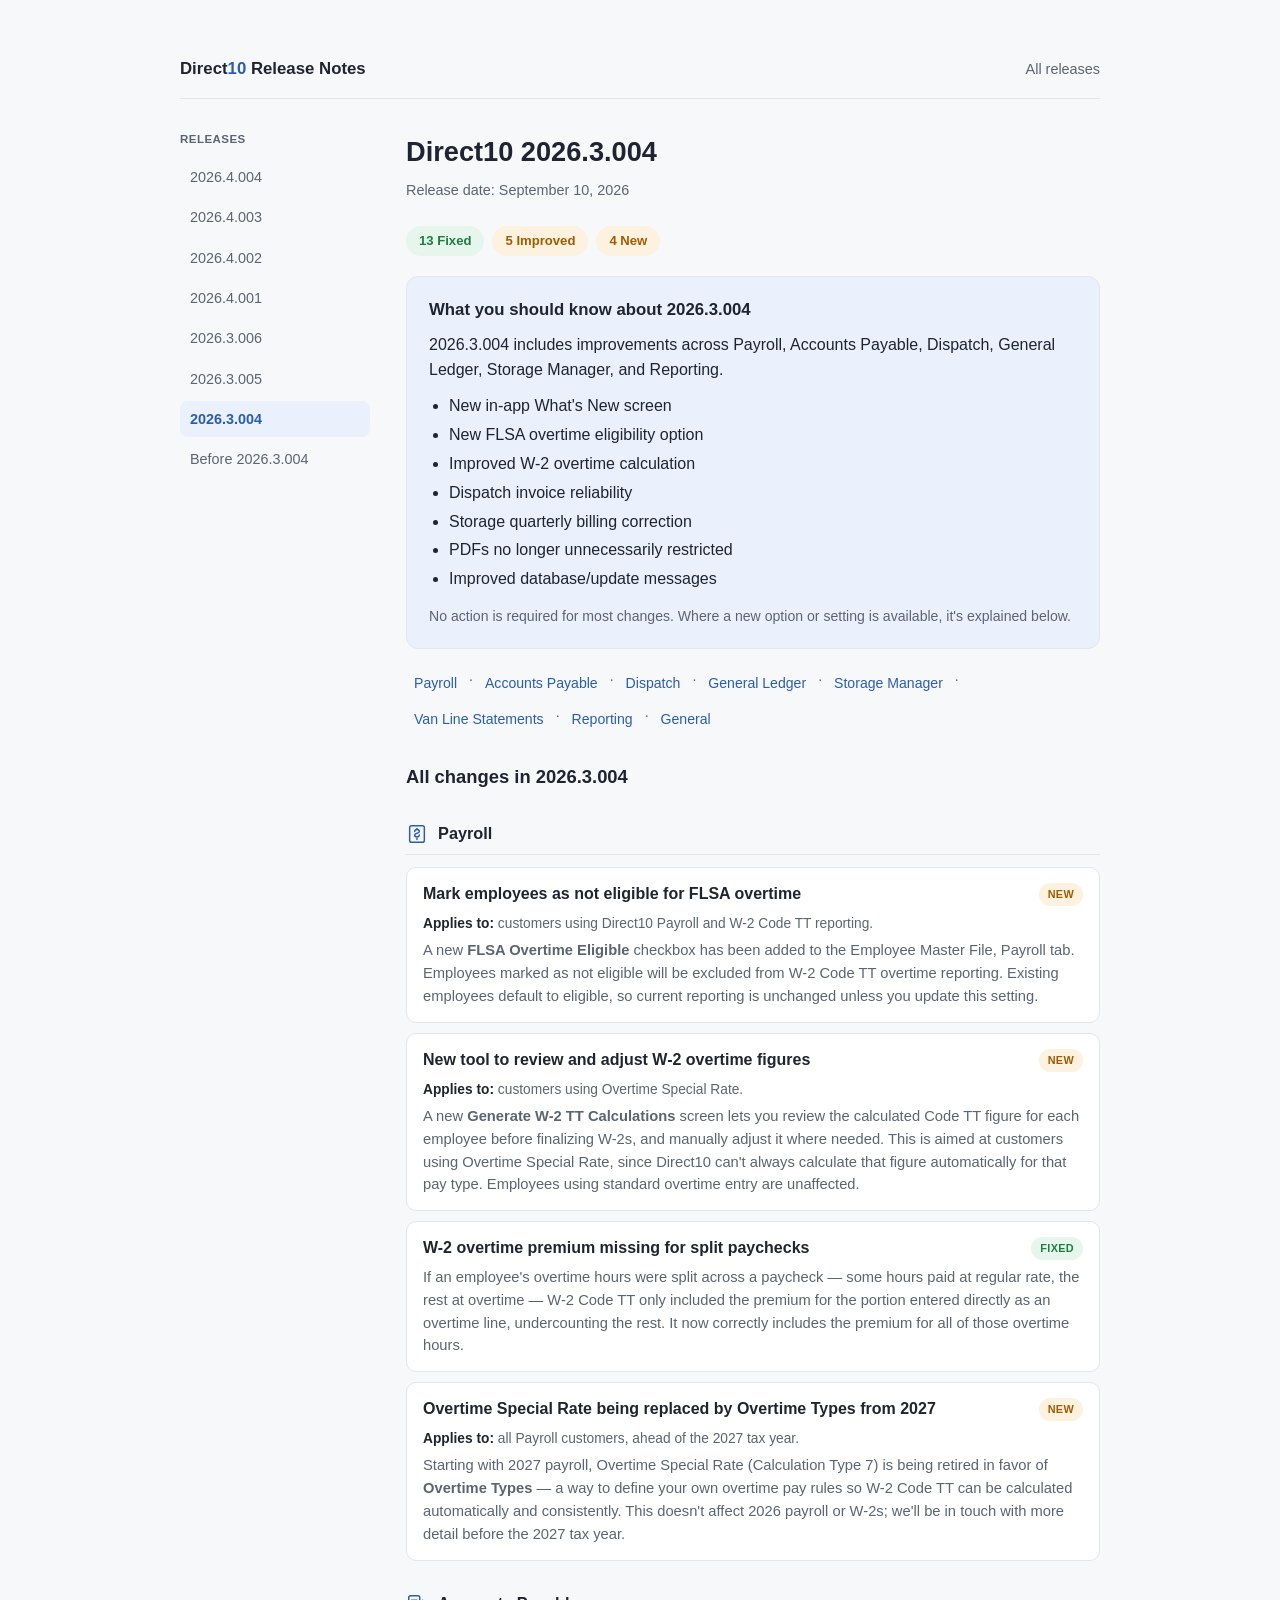
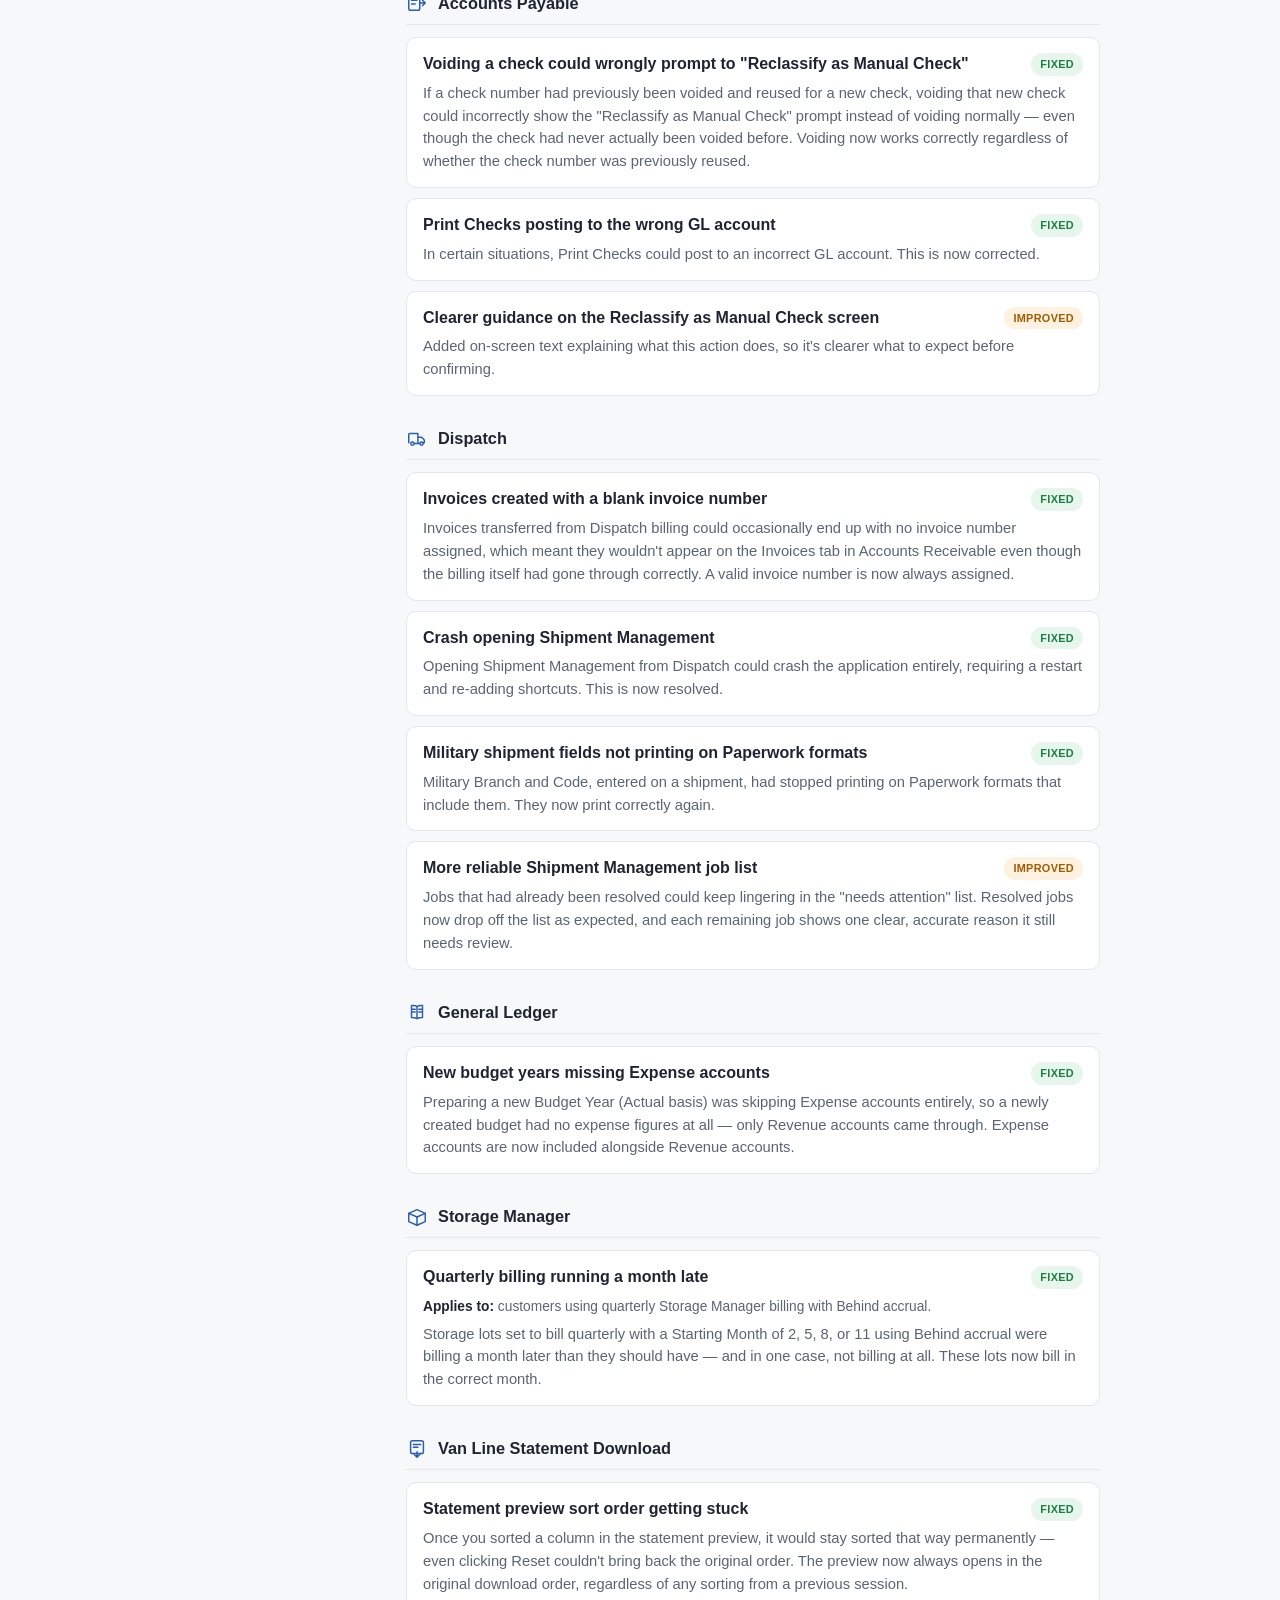
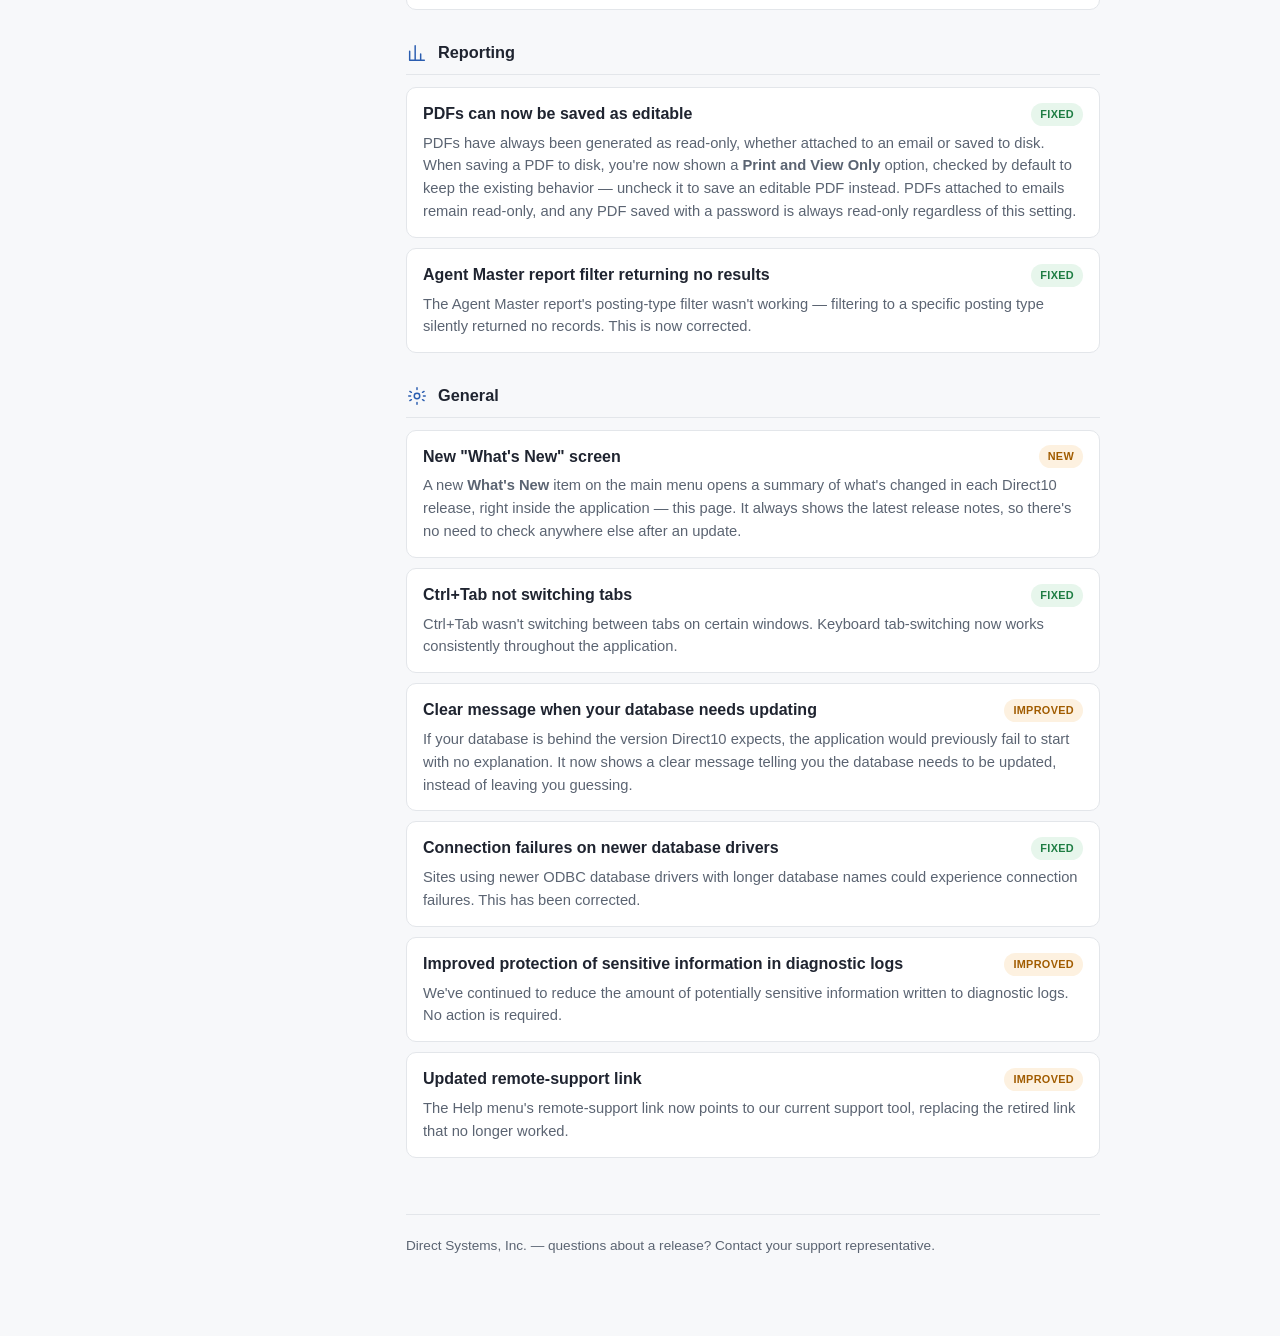
<file: releases/2026.3.004.html>
<!doctype html>
<html lang="en">
<head>
  <meta charset="utf-8">
  <meta name="viewport" content="width=device-width, initial-scale=1">
  <title>Direct10 2026.3.004 Release Notes</title>
  <link rel="stylesheet" href="../style.css">
</head>
<body>
  <div class="wrap with-sidebar">
    <header class="site">
      <a class="brand" href="../index.html">Direct<span>10</span> Release Notes</a>
      <nav><a href="../index.html">All releases</a></nav>
    </header>

    <div class="layout">
      <aside class="sidebar">
        <h3>Releases</h3>
        <ul>
          <li><a href="2026.4.004.html">2026.4.004</a></li>
          <li><a href="2026.4.003.html">2026.4.003</a></li>
          <li><a href="2026.4.002.html">2026.4.002</a></li>
          <li><a href="2026.4.001.html">2026.4.001</a></li>
          <li><a href="2026.3.006.html">2026.3.006</a></li>
          <li><a href="2026.3.005.html">2026.3.005</a></li>
          <li><a href="2026.3.004.html" class="current">2026.3.004</a></li>
          <li><a href="before-2026.3.004.html">Before 2026.3.004</a></li>
        </ul>
      </aside>

      <div class="main-content">

    <div class="version-panel">
      <div class="version-name">Direct10 2026.3.004</div>
      <div class="version-status"><span class="version-date">Release date: September 10, 2026</span></div>
    </div>

    <div class="summary-pills">
      <span class="pill fixed">13 Fixed</span>
      <span class="pill improved">5 Improved</span>
      <span class="pill improved">4 New</span>
    </div>

    <div class="highlights">
      <h2>What you should know about 2026.3.004</h2>
      <p>2026.3.004 includes improvements across Payroll, Accounts Payable, Dispatch, General Ledger, Storage Manager, and Reporting.</p>
      <ul>
        <li>New in-app What's New screen</li>
        <li>New FLSA overtime eligibility option</li>
        <li>Improved W-2 overtime calculation</li>
        <li>Dispatch invoice reliability</li>
        <li>Storage quarterly billing correction</li>
        <li>PDFs no longer unnecessarily restricted</li>
        <li>Improved database/update messages</li>
      </ul>
      <p class="note">No action is required for most changes. Where a new option or setting is available, it's explained below.</p>
    </div>

    <nav class="section-nav">
      <a href="#payroll">Payroll</a><span class="sep">·</span>
      <a href="#accounts-payable">Accounts Payable</a><span class="sep">·</span>
      <a href="#dispatch">Dispatch</a><span class="sep">·</span>
      <a href="#general-ledger">General Ledger</a><span class="sep">·</span>
      <a href="#storage-manager">Storage Manager</a><span class="sep">·</span>
      <a href="#van-line-statement-download">Van Line Statements</a><span class="sep">·</span>
      <a href="#reporting">Reporting</a><span class="sep">·</span>
      <a href="#general">General</a>
    </nav>

    <h2 class="all-changes-heading">All changes in 2026.3.004</h2>

    <section class="group" id="payroll">
      <h2>
        <svg viewBox="0 0 24 24" fill="none" stroke="currentColor" stroke-width="1.6" stroke-linecap="round" stroke-linejoin="round"><rect x="4" y="3" width="16" height="18" rx="2"/><path d="M9.5 9.2c0-1.1 1.1-2 2.5-2s2.5.9 2.5 2-1.1 1.7-2.5 2-2.5.9-2.5 2 1.1 2 2.5 2 2.5-.9 2.5-2"/><path d="M12 6v1.2M12 16.8V18"/></svg>
        Payroll
      </h2>
      <ul class="items">
        <li>
          <p class="headline">Mark employees as not eligible for FLSA overtime <span class="tag improved">New</span></p>
          <p class="applies-to"><strong>Applies to:</strong> customers using Direct10 Payroll and W-2 Code TT reporting.</p>
          <p class="detail">A new <strong>FLSA Overtime Eligible</strong> checkbox has been added to the Employee Master File, Payroll tab. Employees marked as not eligible will be excluded from W-2 Code TT overtime reporting. Existing employees default to eligible, so current reporting is unchanged unless you update this setting.</p>
        </li>
        <li>
          <p class="headline">New tool to review and adjust W-2 overtime figures <span class="tag improved">New</span></p>
          <p class="applies-to"><strong>Applies to:</strong> customers using Overtime Special Rate.</p>
          <p class="detail">A new <strong>Generate W-2 TT Calculations</strong> screen lets you review the calculated Code TT figure for each employee before finalizing W-2s, and manually adjust it where needed. This is aimed at customers using Overtime Special Rate, since Direct10 can't always calculate that figure automatically for that pay type. Employees using standard overtime entry are unaffected.</p>
        </li>
        <li>
          <p class="headline">W-2 overtime premium missing for split paychecks <span class="tag fixed">Fixed</span></p>
          <p class="detail">If an employee's overtime hours were split across a paycheck &mdash; some hours paid at regular rate, the rest at overtime &mdash; W-2 Code TT only included the premium for the portion entered directly as an overtime line, undercounting the rest. It now correctly includes the premium for all of those overtime hours.</p>
        </li>
        <li>
          <p class="headline">Overtime Special Rate being replaced by Overtime Types from 2027 <span class="tag improved">New</span></p>
          <p class="applies-to"><strong>Applies to:</strong> all Payroll customers, ahead of the 2027 tax year.</p>
          <p class="detail">Starting with 2027 payroll, Overtime Special Rate (Calculation Type 7) is being retired in favor of <strong>Overtime Types</strong> &mdash; a way to define your own overtime pay rules so W-2 Code TT can be calculated automatically and consistently. This doesn't affect 2026 payroll or W-2s; we'll be in touch with more detail before the 2027 tax year.</p>
        </li>
      </ul>
    </section>

    <section class="group" id="accounts-payable">
      <h2>
        <svg viewBox="0 0 24 24" fill="none" stroke="currentColor" stroke-width="1.6" stroke-linecap="round" stroke-linejoin="round"><rect x="3" y="4" width="12" height="16" rx="2"/><path d="M6 9h6M6 13h4"/><path d="M15 12h6m0 0-3-3m3 3-3 3"/></svg>
        Accounts Payable
      </h2>
      <ul class="items">
        <li>
          <p class="headline">Voiding a check could wrongly prompt to "Reclassify as Manual Check" <span class="tag fixed">Fixed</span></p>
          <p class="detail">If a check number had previously been voided and reused for a new check, voiding that new check could incorrectly show the "Reclassify as Manual Check" prompt instead of voiding normally &mdash; even though the check had never actually been voided before. Voiding now works correctly regardless of whether the check number was previously reused.</p>
        </li>
        <li>
          <p class="headline">Print Checks posting to the wrong GL account <span class="tag fixed">Fixed</span></p>
          <p class="detail">In certain situations, Print Checks could post to an incorrect GL account. This is now corrected.</p>
        </li>
        <li>
          <p class="headline">Clearer guidance on the Reclassify as Manual Check screen <span class="tag improved">Improved</span></p>
          <p class="detail">Added on-screen text explaining what this action does, so it's clearer what to expect before confirming.</p>
        </li>
      </ul>
    </section>

    <section class="group" id="dispatch">
      <h2>
        <svg viewBox="0 0 24 24" fill="none" stroke="currentColor" stroke-width="1.6" stroke-linecap="round" stroke-linejoin="round"><path d="M3 16V7a1 1 0 0 1 1-1h9v10"/><path d="M13 10h4l3 3v3h-2"/><circle cx="7" cy="17" r="1.8"/><circle cx="17" cy="17" r="1.8"/><path d="M9 17h6"/></svg>
        Dispatch
      </h2>
      <ul class="items">
        <li>
          <p class="headline">Invoices created with a blank invoice number <span class="tag fixed">Fixed</span></p>
          <p class="detail">Invoices transferred from Dispatch billing could occasionally end up with no invoice number assigned, which meant they wouldn't appear on the Invoices tab in Accounts Receivable even though the billing itself had gone through correctly. A valid invoice number is now always assigned.</p>
        </li>
        <li>
          <p class="headline">Crash opening Shipment Management <span class="tag fixed">Fixed</span></p>
          <p class="detail">Opening Shipment Management from Dispatch could crash the application entirely, requiring a restart and re-adding shortcuts. This is now resolved.</p>
        </li>
        <li>
          <p class="headline">Military shipment fields not printing on Paperwork formats <span class="tag fixed">Fixed</span></p>
          <p class="detail">Military Branch and Code, entered on a shipment, had stopped printing on Paperwork formats that include them. They now print correctly again.</p>
        </li>
        <li>
          <p class="headline">More reliable Shipment Management job list <span class="tag improved">Improved</span></p>
          <p class="detail">Jobs that had already been resolved could keep lingering in the "needs attention" list. Resolved jobs now drop off the list as expected, and each remaining job shows one clear, accurate reason it still needs review.</p>
        </li>
      </ul>
    </section>

    <section class="group" id="general-ledger">
      <h2>
        <svg viewBox="0 0 24 24" fill="none" stroke="currentColor" stroke-width="1.6" stroke-linecap="round" stroke-linejoin="round"><path d="M12 6c-1.5-1-4-1.3-6-1v13c2 0 4.5.3 6 1.3 1.5-1 4-1.3 6-1.3V5c-2-.3-4.5 0-6 1Z"/><path d="M12 6v13"/><path d="M7 9h3M7 12h3M14 9h3M14 12h3"/></svg>
        General Ledger
      </h2>
      <ul class="items">
        <li>
          <p class="headline">New budget years missing Expense accounts <span class="tag fixed">Fixed</span></p>
          <p class="detail">Preparing a new Budget Year (Actual basis) was skipping Expense accounts entirely, so a newly created budget had no expense figures at all &mdash; only Revenue accounts came through. Expense accounts are now included alongside Revenue accounts.</p>
        </li>
      </ul>
    </section>

    <section class="group" id="storage-manager">
      <h2>
        <svg viewBox="0 0 24 24" fill="none" stroke="currentColor" stroke-width="1.6" stroke-linecap="round" stroke-linejoin="round"><path d="M3 8 12 4l9 4-9 4-9-4Z"/><path d="M3 8v9l9 4 9-4V8"/><path d="M12 12v9"/></svg>
        Storage Manager
      </h2>
      <ul class="items">
        <li>
          <p class="headline">Quarterly billing running a month late <span class="tag fixed">Fixed</span></p>
          <p class="applies-to"><strong>Applies to:</strong> customers using quarterly Storage Manager billing with Behind accrual.</p>
          <p class="detail">Storage lots set to bill quarterly with a Starting Month of 2, 5, 8, or 11 using Behind accrual were billing a month later than they should have &mdash; and in one case, not billing at all. These lots now bill in the correct month.</p>
        </li>
      </ul>
    </section>

    <section class="group" id="van-line-statement-download">
      <h2>
        <svg viewBox="0 0 24 24" fill="none" stroke="currentColor" stroke-width="1.6" stroke-linecap="round" stroke-linejoin="round"><rect x="5" y="3" width="14" height="14" rx="2"/><path d="M8 7h8M8 10h5"/><path d="M12 21v-6m0 6-3-3m3 3 3-3"/></svg>
        Van Line Statement Download
      </h2>
      <ul class="items">
        <li>
          <p class="headline">Statement preview sort order getting stuck <span class="tag fixed">Fixed</span></p>
          <p class="detail">Once you sorted a column in the statement preview, it would stay sorted that way permanently &mdash; even clicking Reset couldn't bring back the original order. The preview now always opens in the original download order, regardless of any sorting from a previous session.</p>
        </li>
      </ul>
    </section>

    <section class="group" id="reporting">
      <h2>
        <svg viewBox="0 0 24 24" fill="none" stroke="currentColor" stroke-width="1.6" stroke-linecap="round" stroke-linejoin="round"><path d="M4 20V10M10 20V4M16 20v-7M20 20H4"/></svg>
        Reporting
      </h2>
      <ul class="items">
        <li>
          <p class="headline">PDFs can now be saved as editable <span class="tag fixed">Fixed</span></p>
          <p class="detail">PDFs have always been generated as read-only, whether attached to an email or saved to disk. When saving a PDF to disk, you're now shown a <strong>Print and View Only</strong> option, checked by default to keep the existing behavior &mdash; uncheck it to save an editable PDF instead. PDFs attached to emails remain read-only, and any PDF saved with a password is always read-only regardless of this setting.</p>
        </li>
        <li>
          <p class="headline">Agent Master report filter returning no results <span class="tag fixed">Fixed</span></p>
          <p class="detail">The Agent Master report's posting-type filter wasn't working &mdash; filtering to a specific posting type silently returned no records. This is now corrected.</p>
        </li>
      </ul>
    </section>

    <section class="group" id="general">
      <h2>
        <svg viewBox="0 0 24 24" fill="none" stroke="currentColor" stroke-width="1.6" stroke-linecap="round" stroke-linejoin="round"><circle cx="12" cy="12" r="3"/><path d="M12 3v2M12 19v2M4.2 7l1.7 1M18 16l1.7 1M4.2 17l1.7-1M18 8l1.7-1M3 12h2M19 12h2"/></svg>
        General
      </h2>
      <ul class="items">
        <li>
          <p class="headline">New "What's New" screen <span class="tag improved">New</span></p>
          <p class="detail">A new <strong>What's New</strong> item on the main menu opens a summary of what's changed in each Direct10 release, right inside the application &mdash; this page. It always shows the latest release notes, so there's no need to check anywhere else after an update.</p>
        </li>
        <li>
          <p class="headline">Ctrl+Tab not switching tabs <span class="tag fixed">Fixed</span></p>
          <p class="detail">Ctrl+Tab wasn't switching between tabs on certain windows. Keyboard tab-switching now works consistently throughout the application.</p>
        </li>
        <li>
          <p class="headline">Clear message when your database needs updating <span class="tag improved">Improved</span></p>
          <p class="detail">If your database is behind the version Direct10 expects, the application would previously fail to start with no explanation. It now shows a clear message telling you the database needs to be updated, instead of leaving you guessing.</p>
        </li>
        <li>
          <p class="headline">Connection failures on newer database drivers <span class="tag fixed">Fixed</span></p>
          <p class="detail">Sites using newer ODBC database drivers with longer database names could experience connection failures. This has been corrected.</p>
        </li>
        <li>
          <p class="headline">Improved protection of sensitive information in diagnostic logs <span class="tag improved">Improved</span></p>
          <p class="detail">We've continued to reduce the amount of potentially sensitive information written to diagnostic logs. No action is required.</p>
        </li>
        <li>
          <p class="headline">Updated remote-support link <span class="tag improved">Improved</span></p>
          <p class="detail">The Help menu's remote-support link now points to our current support tool, replacing the retired link that no longer worked.</p>
        </li>
      </ul>
    </section>

    <footer class="site">
      Direct Systems, Inc. &mdash; questions about a release? Contact your support representative.
    </footer>

      </div>
    </div>
  </div>
</body>
</html>
</file>
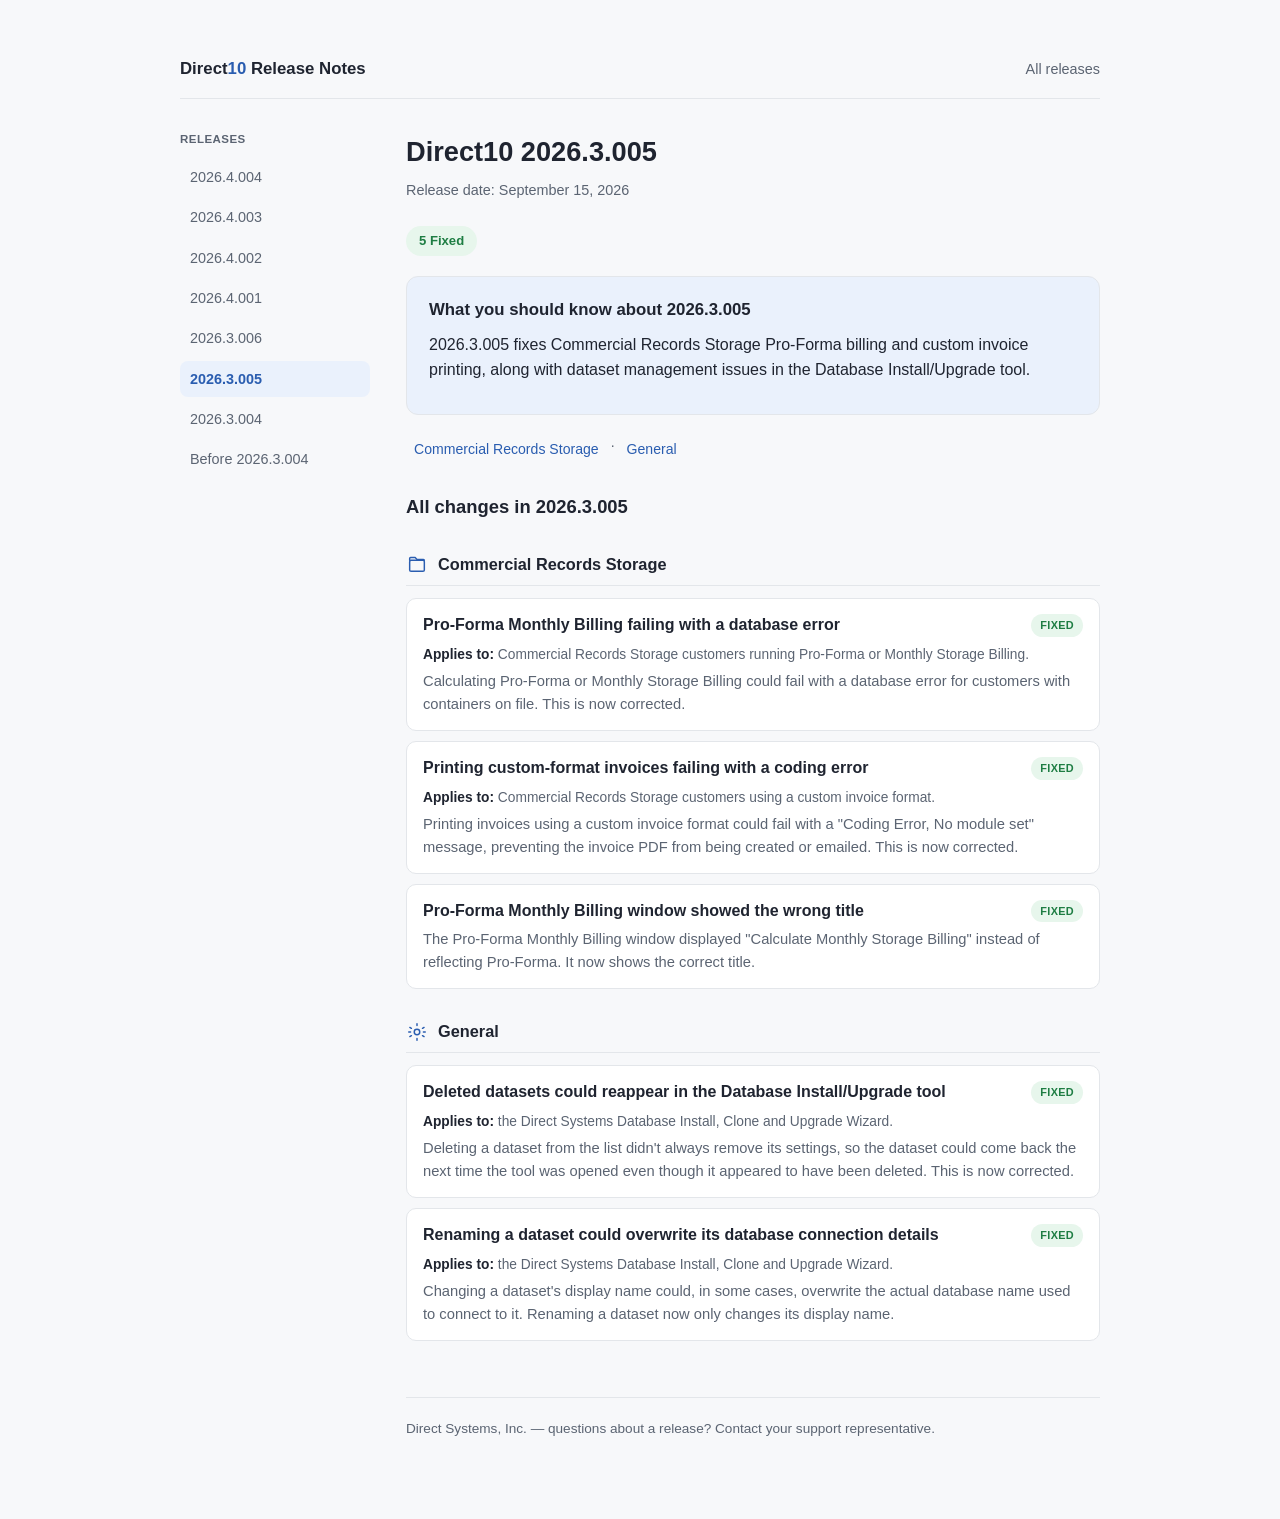
<file: releases/2026.3.005.html>
<!doctype html>
<html lang="en">
<head>
  <meta charset="utf-8">
  <meta name="viewport" content="width=device-width, initial-scale=1">
  <title>Direct10 2026.3.005 Release Notes</title>
  <link rel="stylesheet" href="../style.css">
</head>
<body>
  <div class="wrap with-sidebar">
    <header class="site">
      <a class="brand" href="../index.html">Direct<span>10</span> Release Notes</a>
      <nav><a href="../index.html">All releases</a></nav>
    </header>

    <div class="layout">
      <aside class="sidebar">
        <h3>Releases</h3>
        <ul>
          <li><a href="2026.4.004.html">2026.4.004</a></li>
          <li><a href="2026.4.003.html">2026.4.003</a></li>
          <li><a href="2026.4.002.html">2026.4.002</a></li>
          <li><a href="2026.4.001.html">2026.4.001</a></li>
          <li><a href="2026.3.006.html">2026.3.006</a></li>
          <li><a href="2026.3.005.html" class="current">2026.3.005</a></li>
          <li><a href="2026.3.004.html">2026.3.004</a></li>
          <li><a href="before-2026.3.004.html">Before 2026.3.004</a></li>
        </ul>
      </aside>

      <div class="main-content">

    <div class="version-panel">
      <div class="version-name">Direct10 2026.3.005</div>
      <div class="version-status"><span class="version-date">Release date: September 15, 2026</span></div>
    </div>

    <div class="summary-pills">
      <span class="pill fixed">5 Fixed</span>
    </div>

    <div class="highlights">
      <h2>What you should know about 2026.3.005</h2>
      <p>2026.3.005 fixes Commercial Records Storage Pro-Forma billing and custom invoice printing, along with dataset management issues in the Database Install/Upgrade tool.</p>
    </div>

    <nav class="section-nav">
      <a href="#commercial-records-storage">Commercial Records Storage</a><span class="sep">·</span>
      <a href="#general">General</a>
    </nav>

    <h2 class="all-changes-heading">All changes in 2026.3.005</h2>

    <section class="group" id="commercial-records-storage">
      <h2>
        <svg viewBox="0 0 24 24" fill="none" stroke="currentColor" stroke-width="1.6" stroke-linecap="round" stroke-linejoin="round"><rect x="4" y="8" width="16" height="12" rx="1.5"/><path d="M4 8V6a1 1 0 0 1 1-1h5l2 2h7a1 1 0 0 1 1 1v0"/></svg>
        Commercial Records Storage
      </h2>
      <ul class="items">
        <li>
          <p class="headline">Pro-Forma Monthly Billing failing with a database error <span class="tag fixed">Fixed</span></p>
          <p class="applies-to"><strong>Applies to:</strong> Commercial Records Storage customers running Pro-Forma or Monthly Storage Billing.</p>
          <p class="detail">Calculating Pro-Forma or Monthly Storage Billing could fail with a database error for customers with containers on file. This is now corrected.</p>
        </li>
        <li>
          <p class="headline">Printing custom-format invoices failing with a coding error <span class="tag fixed">Fixed</span></p>
          <p class="applies-to"><strong>Applies to:</strong> Commercial Records Storage customers using a custom invoice format.</p>
          <p class="detail">Printing invoices using a custom invoice format could fail with a "Coding Error, No module set" message, preventing the invoice PDF from being created or emailed. This is now corrected.</p>
        </li>
        <li>
          <p class="headline">Pro-Forma Monthly Billing window showed the wrong title <span class="tag fixed">Fixed</span></p>
          <p class="detail">The Pro-Forma Monthly Billing window displayed "Calculate Monthly Storage Billing" instead of reflecting Pro-Forma. It now shows the correct title.</p>
        </li>
      </ul>
    </section>

    <section class="group" id="general">
      <h2>
        <svg viewBox="0 0 24 24" fill="none" stroke="currentColor" stroke-width="1.6" stroke-linecap="round" stroke-linejoin="round"><circle cx="12" cy="12" r="3"/><path d="M12 3v2M12 19v2M4.2 7l1.7 1M18 16l1.7 1M4.2 17l1.7-1M18 8l1.7-1M3 12h2M19 12h2"/></svg>
        General
      </h2>
      <ul class="items">
        <li>
          <p class="headline">Deleted datasets could reappear in the Database Install/Upgrade tool <span class="tag fixed">Fixed</span></p>
          <p class="applies-to"><strong>Applies to:</strong> the Direct Systems Database Install, Clone and Upgrade Wizard.</p>
          <p class="detail">Deleting a dataset from the list didn't always remove its settings, so the dataset could come back the next time the tool was opened even though it appeared to have been deleted. This is now corrected.</p>
        </li>
        <li>
          <p class="headline">Renaming a dataset could overwrite its database connection details <span class="tag fixed">Fixed</span></p>
          <p class="applies-to"><strong>Applies to:</strong> the Direct Systems Database Install, Clone and Upgrade Wizard.</p>
          <p class="detail">Changing a dataset's display name could, in some cases, overwrite the actual database name used to connect to it. Renaming a dataset now only changes its display name.</p>
        </li>
      </ul>
    </section>

    <footer class="site">
      Direct Systems, Inc. &mdash; questions about a release? Contact your support representative.
    </footer>

      </div>
    </div>
  </div>
</body>
</html>
</file>
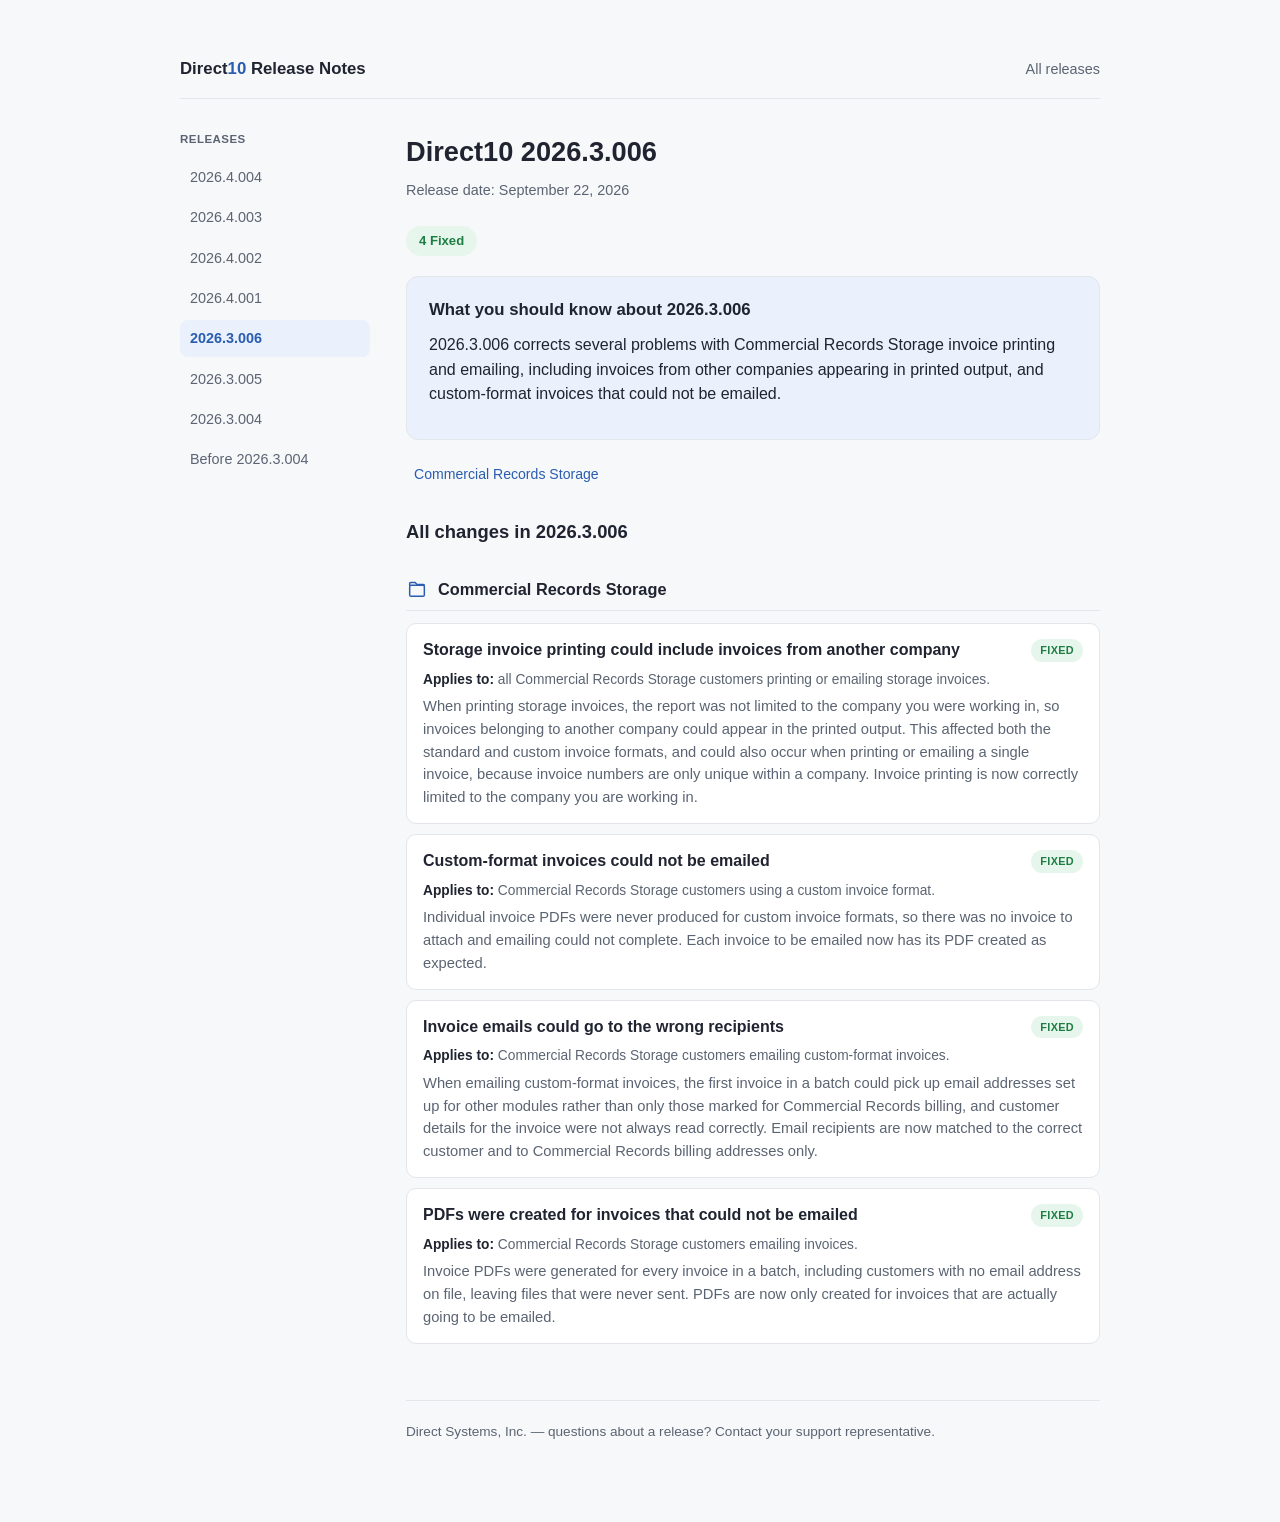
<file: releases/2026.3.006.html>
<!doctype html>
<html lang="en">
<head>
  <meta charset="utf-8">
  <meta name="viewport" content="width=device-width, initial-scale=1">
  <title>Direct10 2026.3.006 Release Notes</title>
  <link rel="stylesheet" href="../style.css">
</head>
<body>
  <div class="wrap with-sidebar">
    <header class="site">
      <a class="brand" href="../index.html">Direct<span>10</span> Release Notes</a>
      <nav><a href="../index.html">All releases</a></nav>
    </header>

    <div class="layout">
      <aside class="sidebar">
        <h3>Releases</h3>
        <ul>
          <li><a href="2026.4.004.html">2026.4.004</a></li>
          <li><a href="2026.4.003.html">2026.4.003</a></li>
          <li><a href="2026.4.002.html">2026.4.002</a></li>
          <li><a href="2026.4.001.html">2026.4.001</a></li>
          <li><a href="2026.3.006.html" class="current">2026.3.006</a></li>
          <li><a href="2026.3.005.html">2026.3.005</a></li>
          <li><a href="2026.3.004.html">2026.3.004</a></li>
          <li><a href="before-2026.3.004.html">Before 2026.3.004</a></li>
        </ul>
      </aside>

      <div class="main-content">

    <div class="version-panel">
      <div class="version-name">Direct10 2026.3.006</div>
      <div class="version-status"><span class="version-date">Release date: September 22, 2026</span></div>
    </div>

    <div class="summary-pills">
      <span class="pill fixed">4 Fixed</span>
    </div>

    <div class="highlights">
      <h2>What you should know about 2026.3.006</h2>
      <p>2026.3.006 corrects several problems with Commercial Records Storage invoice printing and emailing, including invoices from other companies appearing in printed output, and custom-format invoices that could not be emailed.</p>
    </div>

    <nav class="section-nav">
      <a href="#commercial-records-storage">Commercial Records Storage</a>
    </nav>

    <h2 class="all-changes-heading">All changes in 2026.3.006</h2>

    <section class="group" id="commercial-records-storage">
      <h2>
        <svg viewBox="0 0 24 24" fill="none" stroke="currentColor" stroke-width="1.6" stroke-linecap="round" stroke-linejoin="round"><rect x="4" y="8" width="16" height="12" rx="1.5"/><path d="M4 8V6a1 1 0 0 1 1-1h5l2 2h7a1 1 0 0 1 1 1v0"/></svg>
        Commercial Records Storage
      </h2>
      <ul class="items">
        <li>
          <p class="headline">Storage invoice printing could include invoices from another company <span class="tag fixed">Fixed</span></p>
          <p class="applies-to"><strong>Applies to:</strong> all Commercial Records Storage customers printing or emailing storage invoices.</p>
          <p class="detail">When printing storage invoices, the report was not limited to the company you were working in, so invoices belonging to another company could appear in the printed output. This affected both the standard and custom invoice formats, and could also occur when printing or emailing a single invoice, because invoice numbers are only unique within a company. Invoice printing is now correctly limited to the company you are working in.</p>
        </li>
        <li>
          <p class="headline">Custom-format invoices could not be emailed <span class="tag fixed">Fixed</span></p>
          <p class="applies-to"><strong>Applies to:</strong> Commercial Records Storage customers using a custom invoice format.</p>
          <p class="detail">Individual invoice PDFs were never produced for custom invoice formats, so there was no invoice to attach and emailing could not complete. Each invoice to be emailed now has its PDF created as expected.</p>
        </li>
        <li>
          <p class="headline">Invoice emails could go to the wrong recipients <span class="tag fixed">Fixed</span></p>
          <p class="applies-to"><strong>Applies to:</strong> Commercial Records Storage customers emailing custom-format invoices.</p>
          <p class="detail">When emailing custom-format invoices, the first invoice in a batch could pick up email addresses set up for other modules rather than only those marked for Commercial Records billing, and customer details for the invoice were not always read correctly. Email recipients are now matched to the correct customer and to Commercial Records billing addresses only.</p>
        </li>
        <li>
          <p class="headline">PDFs were created for invoices that could not be emailed <span class="tag fixed">Fixed</span></p>
          <p class="applies-to"><strong>Applies to:</strong> Commercial Records Storage customers emailing invoices.</p>
          <p class="detail">Invoice PDFs were generated for every invoice in a batch, including customers with no email address on file, leaving files that were never sent. PDFs are now only created for invoices that are actually going to be emailed.</p>
        </li>
      </ul>
    </section>

    <footer class="site">
      Direct Systems, Inc. &mdash; questions about a release? Contact your support representative.
    </footer>

      </div>
    </div>
  </div>
</body>
</html>
</file>
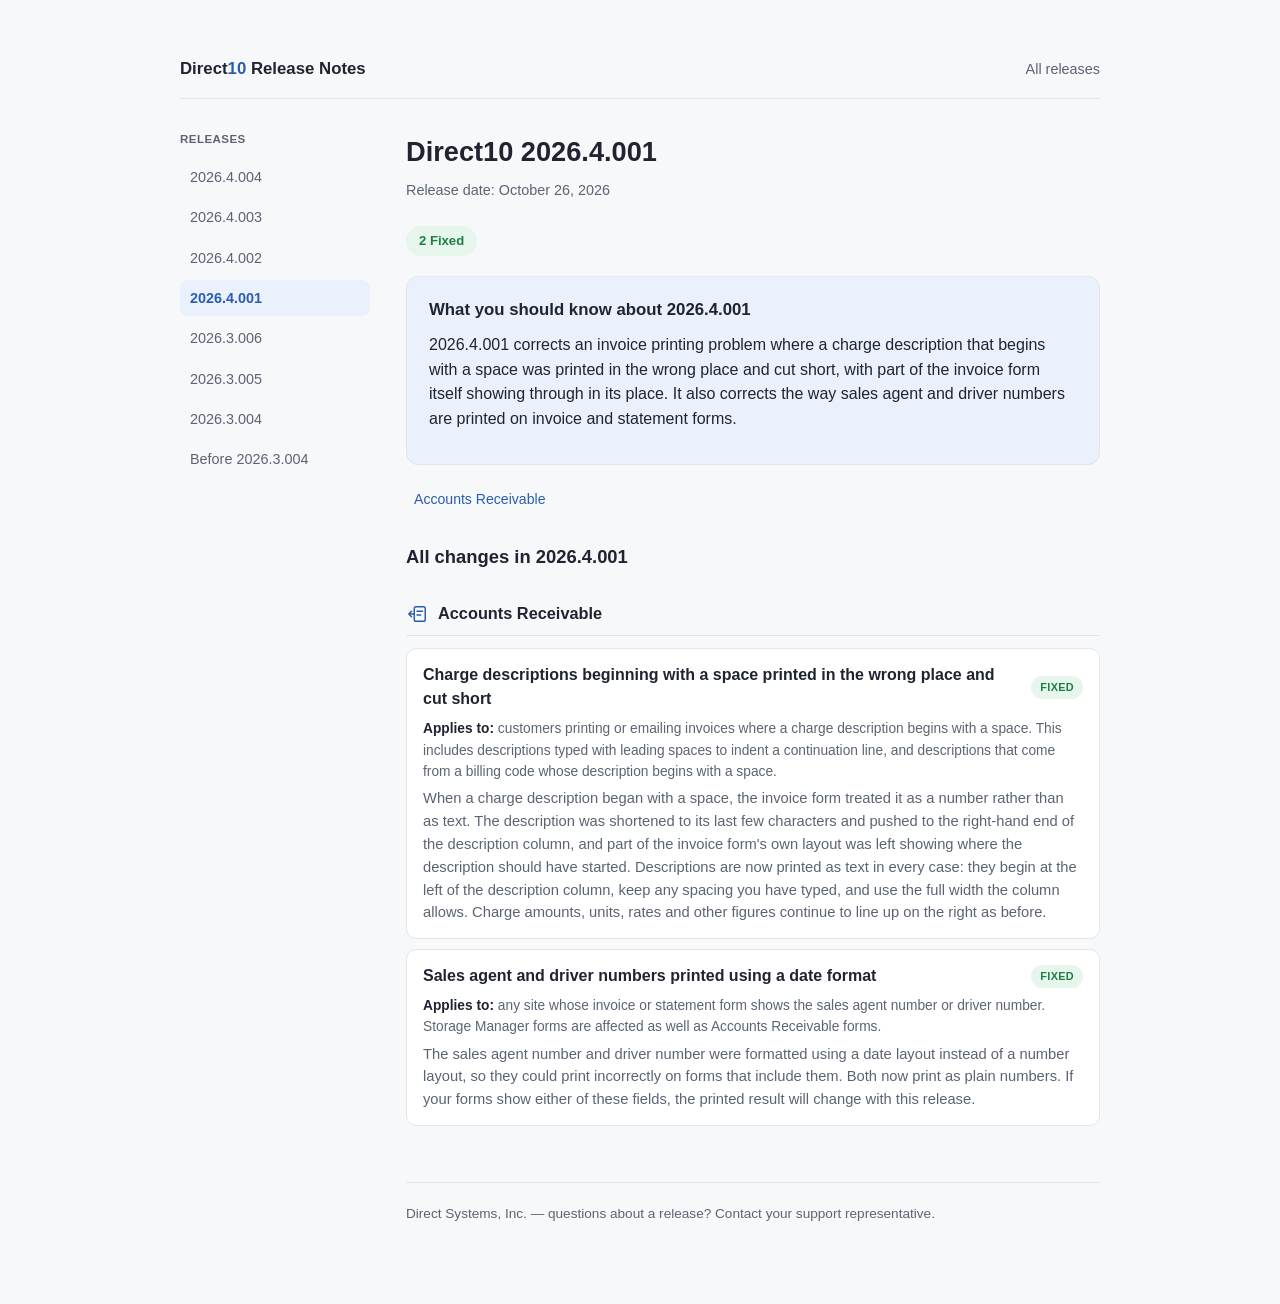
<file: releases/2026.4.001.html>
<!doctype html>
<html lang="en">
<head>
  <meta charset="utf-8">
  <meta name="viewport" content="width=device-width, initial-scale=1">
  <title>Direct10 2026.4.001 Release Notes</title>
  <link rel="stylesheet" href="../style.css">
</head>
<body>
  <div class="wrap with-sidebar">
    <header class="site">
      <a class="brand" href="../index.html">Direct<span>10</span> Release Notes</a>
      <nav><a href="../index.html">All releases</a></nav>
    </header>

    <div class="layout">
      <aside class="sidebar">
        <h3>Releases</h3>
        <ul>
          <li><a href="2026.4.004.html">2026.4.004</a></li>
          <li><a href="2026.4.003.html">2026.4.003</a></li>
          <li><a href="2026.4.002.html">2026.4.002</a></li>
          <li><a href="2026.4.001.html" class="current">2026.4.001</a></li>
          <li><a href="2026.3.006.html">2026.3.006</a></li>
          <li><a href="2026.3.005.html">2026.3.005</a></li>
          <li><a href="2026.3.004.html">2026.3.004</a></li>
          <li><a href="before-2026.3.004.html">Before 2026.3.004</a></li>
        </ul>
      </aside>

      <div class="main-content">

    <div class="version-panel">
      <div class="version-name">Direct10 2026.4.001</div>
      <div class="version-status"><span class="version-date">Release date: October 26, 2026</span></div>
    </div>

    <div class="summary-pills">
      <span class="pill fixed">2 Fixed</span>
    </div>

    <div class="highlights">
      <h2>What you should know about 2026.4.001</h2>
      <p>2026.4.001 corrects an invoice printing problem where a charge description that begins with a space was printed in the wrong place and cut short, with part of the invoice form itself showing through in its place. It also corrects the way sales agent and driver numbers are printed on invoice and statement forms.</p>
    </div>

    <nav class="section-nav">
      <a href="#accounts-receivable">Accounts Receivable</a>
    </nav>

    <h2 class="all-changes-heading">All changes in 2026.4.001</h2>

    <section class="group" id="accounts-receivable">
      <h2>
        <svg viewBox="0 0 24 24" fill="none" stroke="currentColor" stroke-width="1.6" stroke-linecap="round" stroke-linejoin="round"><rect x="9" y="4" width="12" height="16" rx="2"/><path d="M12 9h6M12 13h4"/><path d="M9 12H3m0 0 3-3m-3 3 3 3"/></svg>
        Accounts Receivable
      </h2>
      <ul class="items">
        <li>
          <p class="headline">Charge descriptions beginning with a space printed in the wrong place and cut short <span class="tag fixed">Fixed</span></p>
          <p class="applies-to"><strong>Applies to:</strong> customers printing or emailing invoices where a charge description begins with a space. This includes descriptions typed with leading spaces to indent a continuation line, and descriptions that come from a billing code whose description begins with a space.</p>
          <p class="detail">When a charge description began with a space, the invoice form treated it as a number rather than as text. The description was shortened to its last few characters and pushed to the right-hand end of the description column, and part of the invoice form's own layout was left showing where the description should have started. Descriptions are now printed as text in every case: they begin at the left of the description column, keep any spacing you have typed, and use the full width the column allows. Charge amounts, units, rates and other figures continue to line up on the right as before.</p>
        </li>
        <li>
          <p class="headline">Sales agent and driver numbers printed using a date format <span class="tag fixed">Fixed</span></p>
          <p class="applies-to"><strong>Applies to:</strong> any site whose invoice or statement form shows the sales agent number or driver number. Storage Manager forms are affected as well as Accounts Receivable forms.</p>
          <p class="detail">The sales agent number and driver number were formatted using a date layout instead of a number layout, so they could print incorrectly on forms that include them. Both now print as plain numbers. If your forms show either of these fields, the printed result will change with this release.</p>
        </li>
      </ul>
    </section>

    <footer class="site">
      Direct Systems, Inc. &mdash; questions about a release? Contact your support representative.
    </footer>

      </div>
    </div>
  </div>
</body>
</html>
</file>
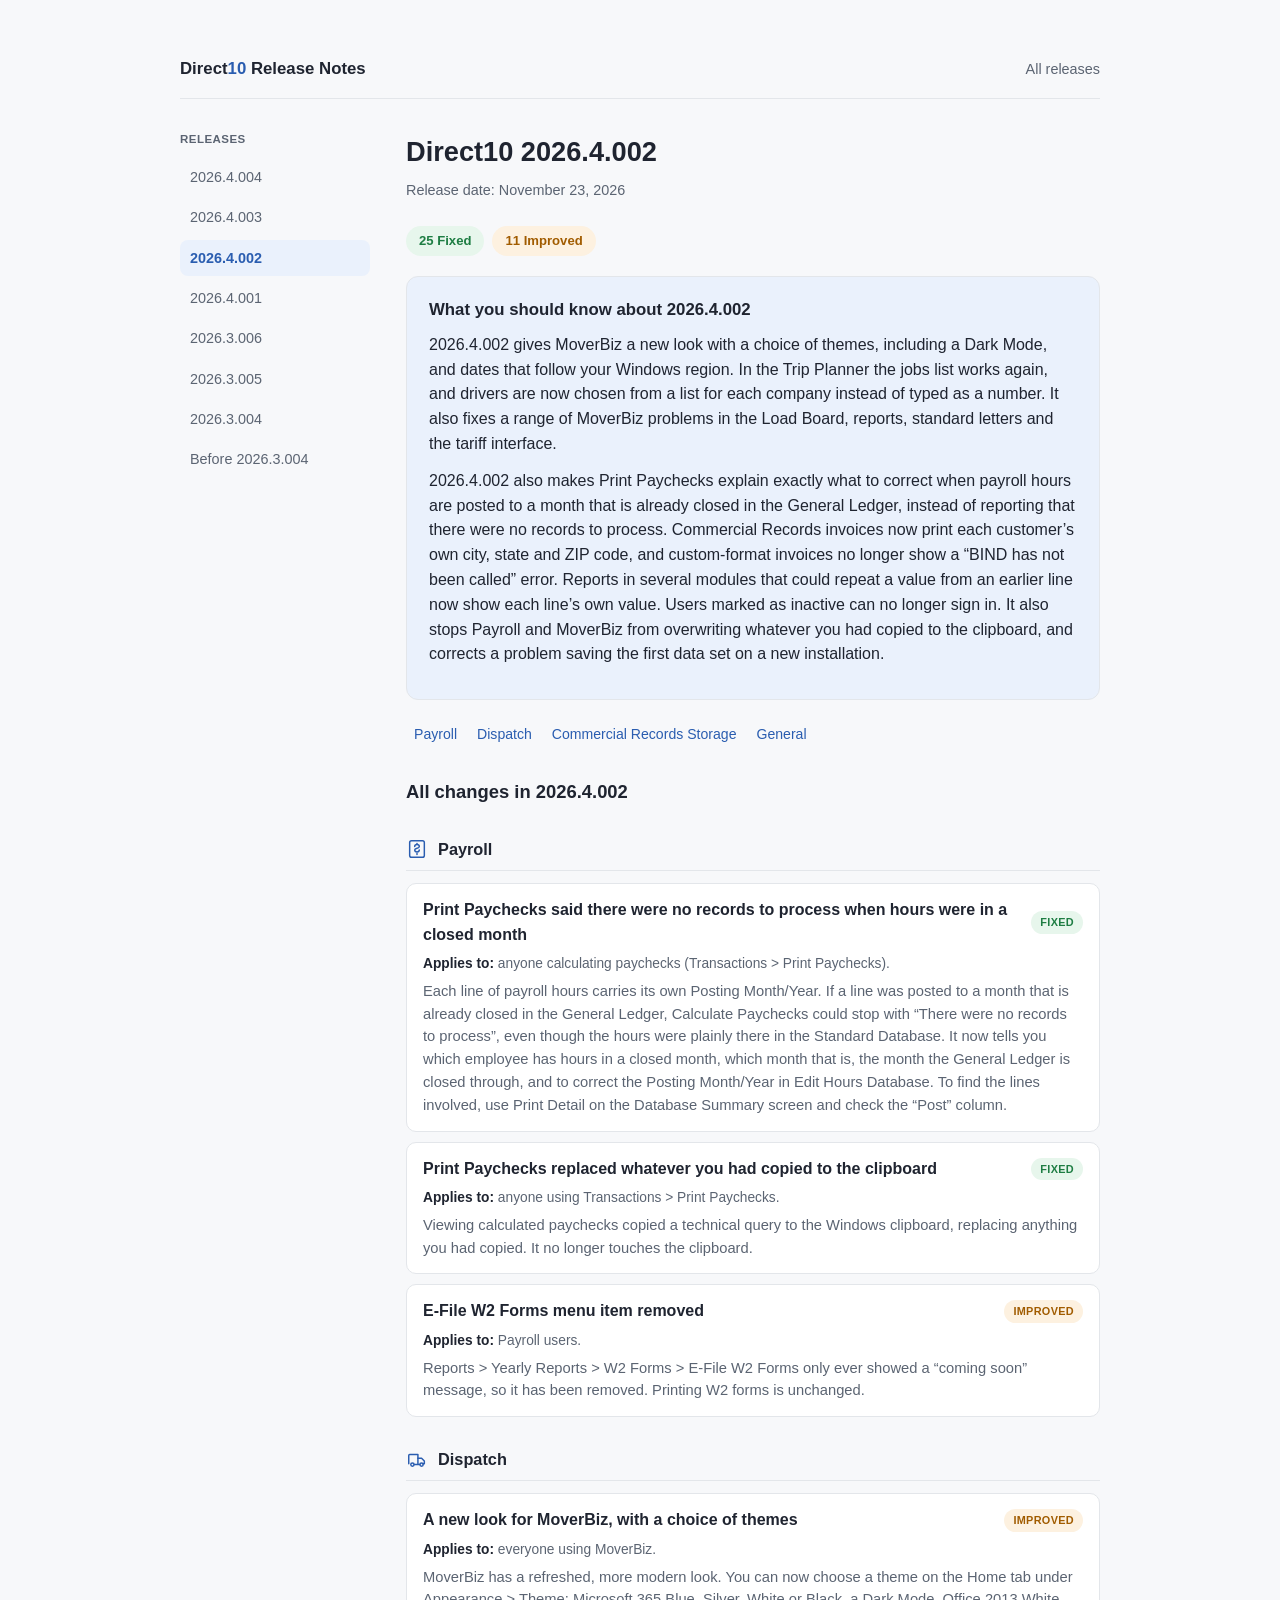
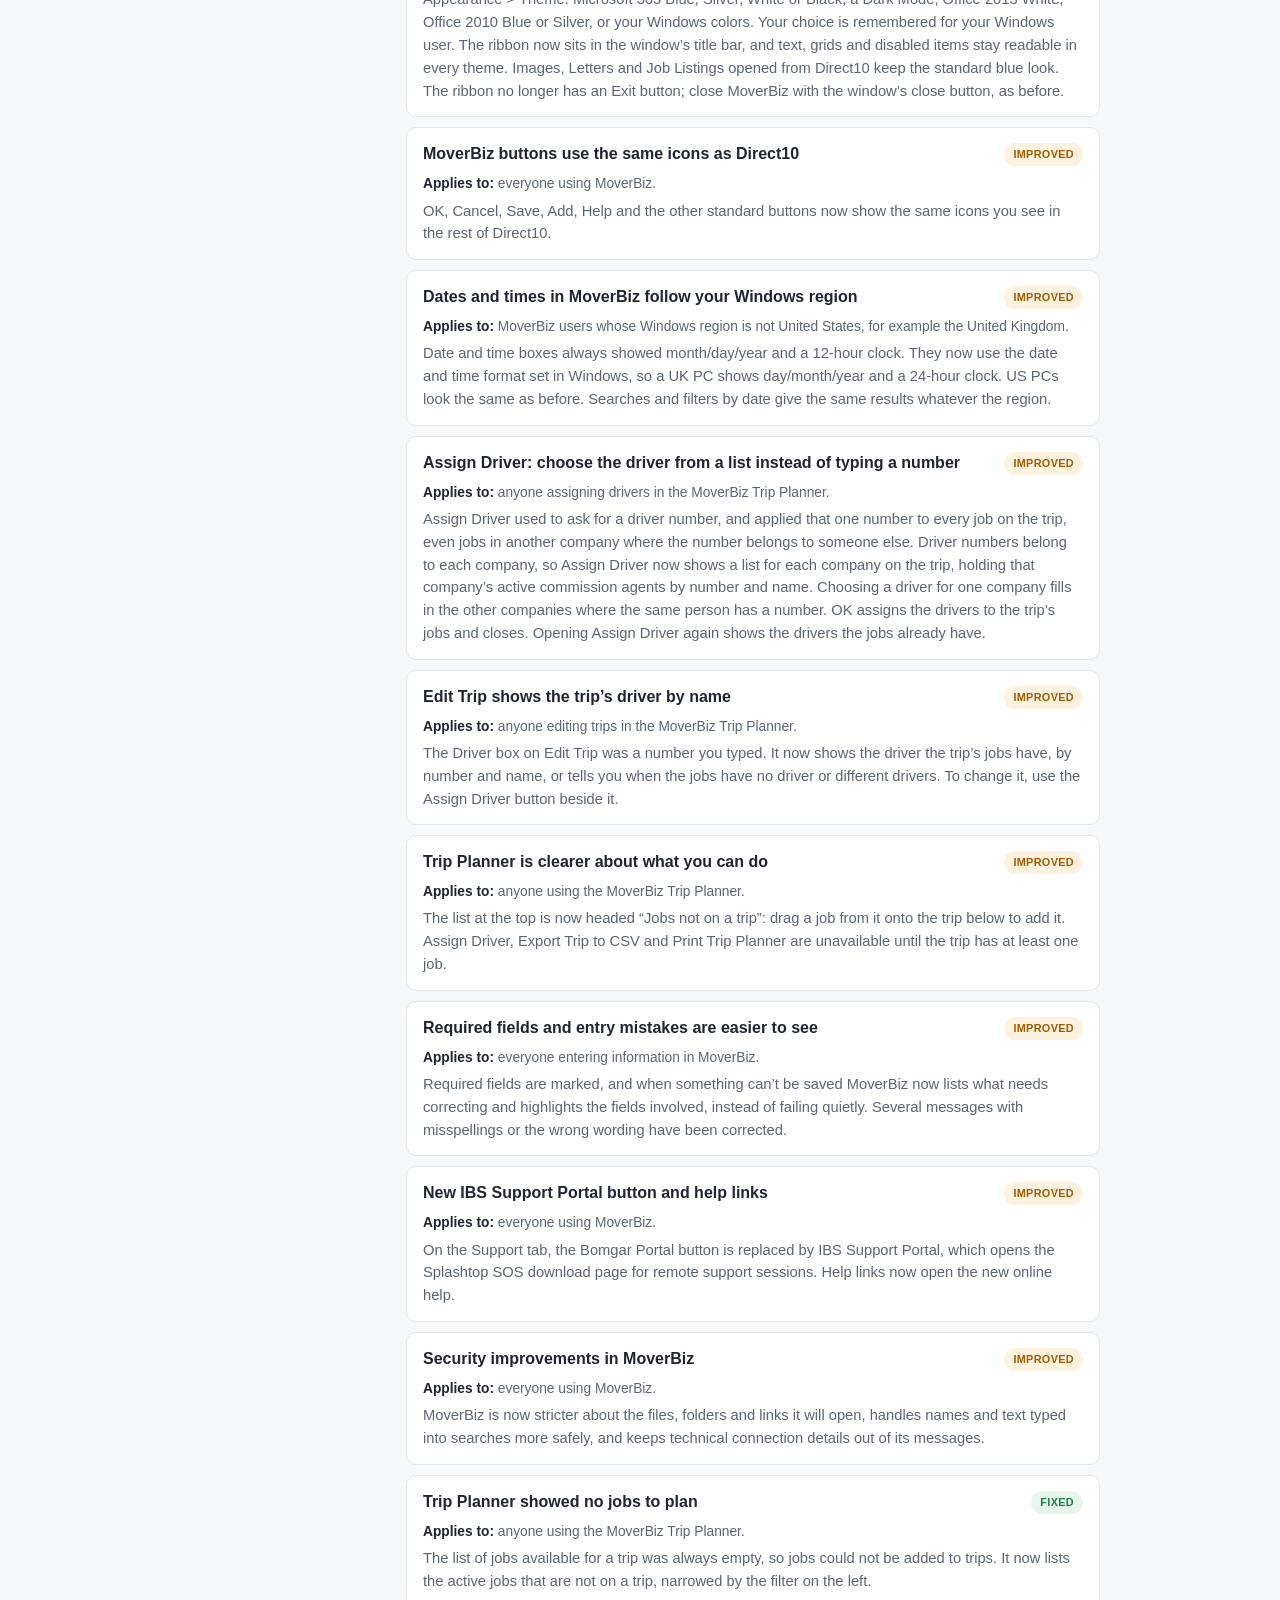
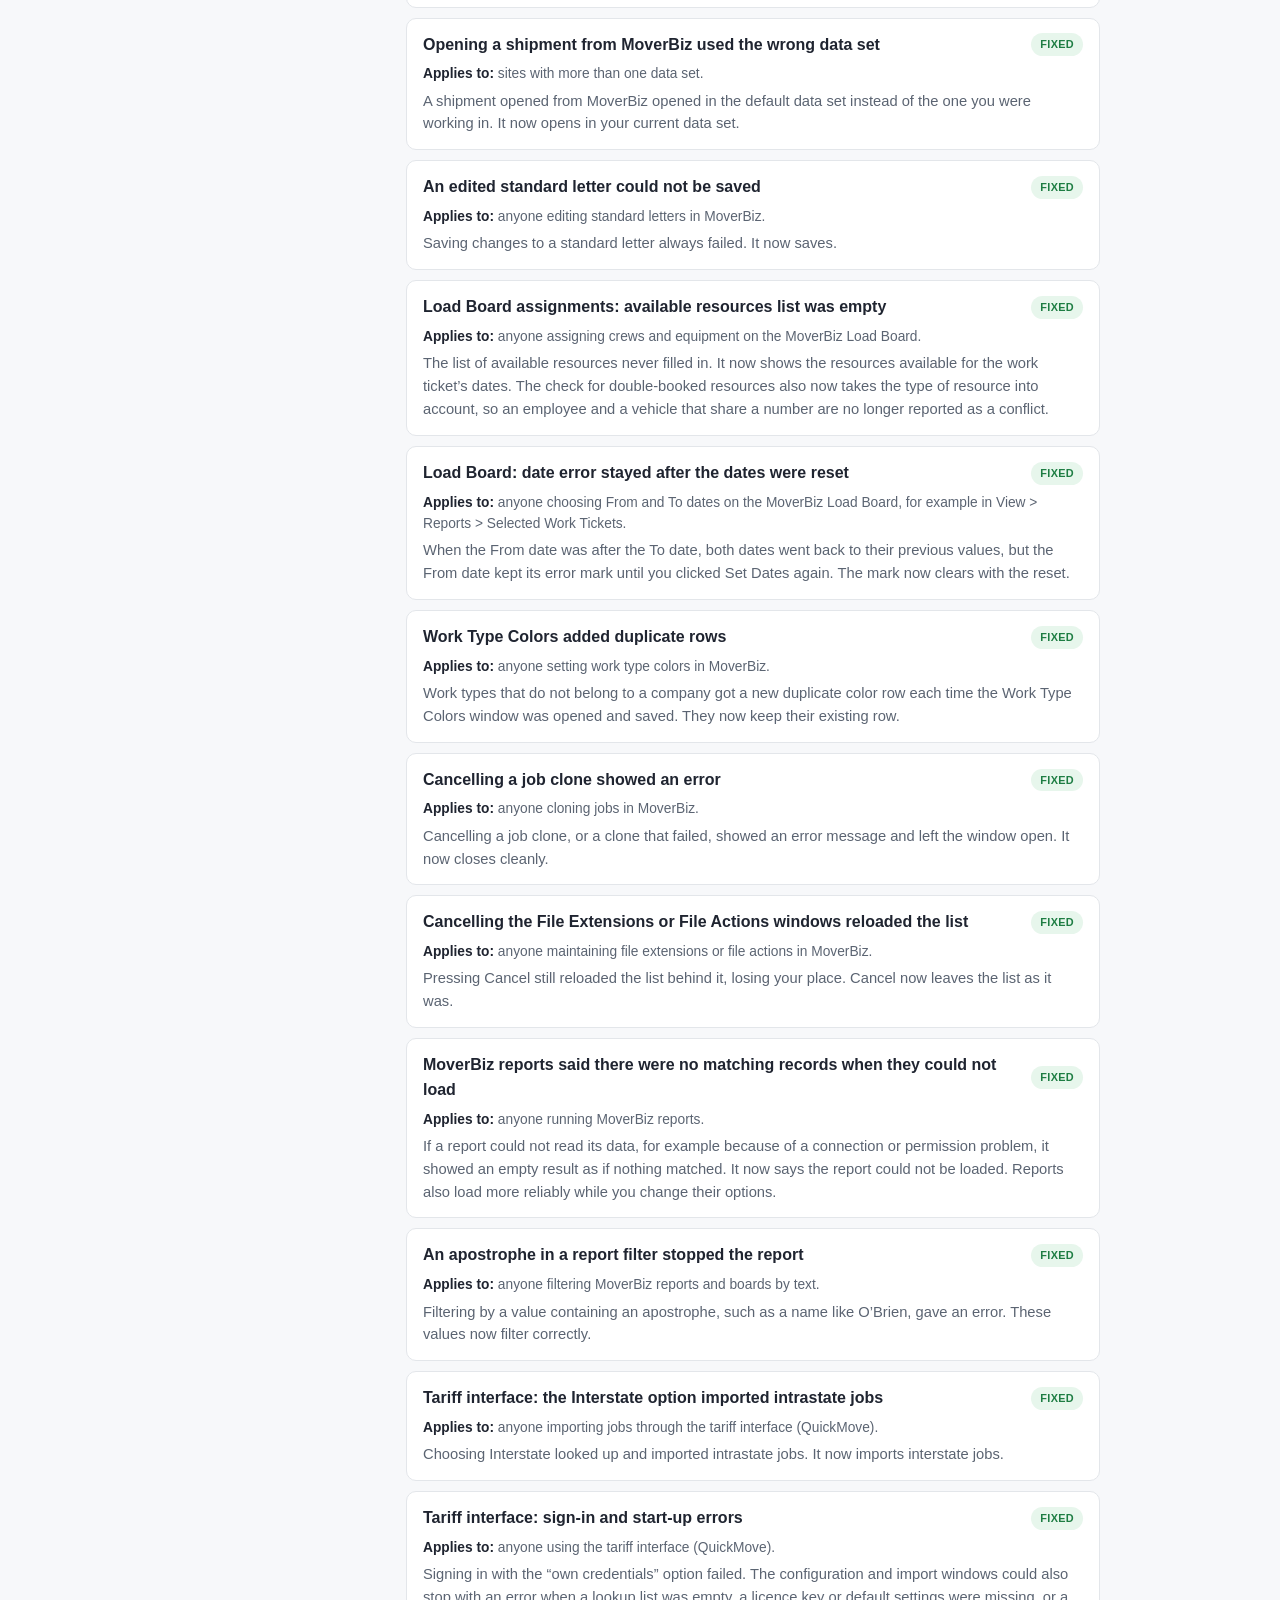
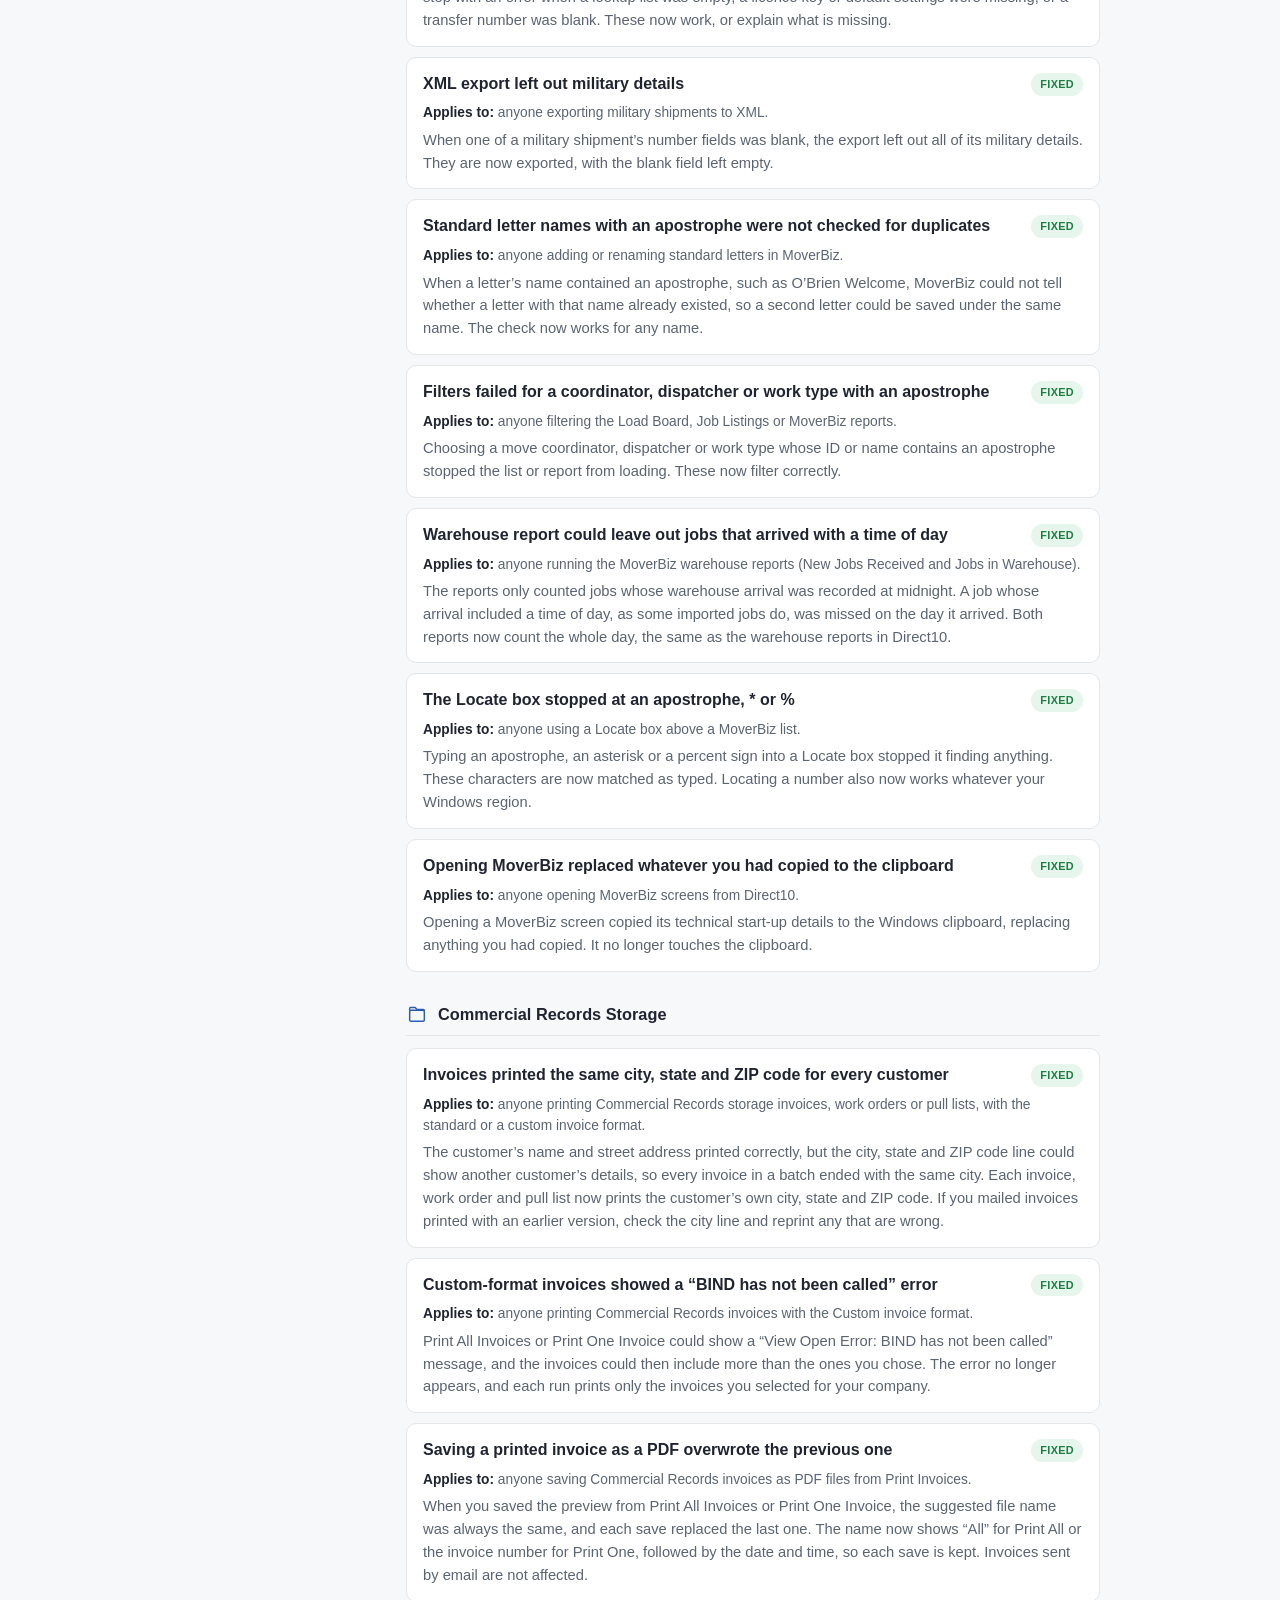
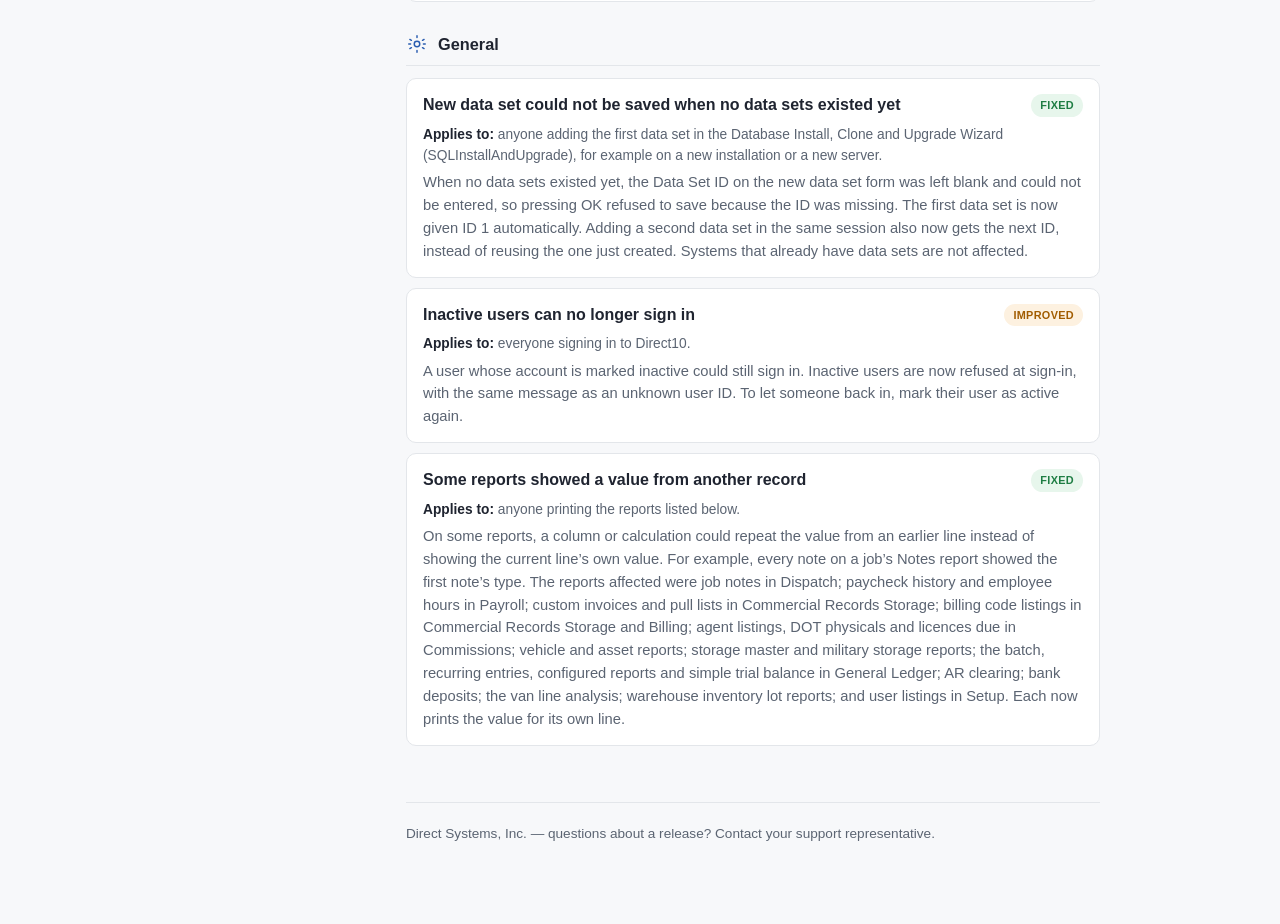
<file: releases/2026.4.002.html>
<!doctype html>
<html lang="en">
<head>
  <meta charset="utf-8">
  <meta name="viewport" content="width=device-width, initial-scale=1">
  <title>Direct10 2026.4.002 Release Notes</title>
  <link rel="stylesheet" href="../style.css">
</head>
<body>
  <div class="wrap with-sidebar">
    <header class="site">
      <a class="brand" href="../index.html">Direct<span>10</span> Release Notes</a>
      <nav><a href="../index.html">All releases</a></nav>
    </header>

    <div class="layout">
      <aside class="sidebar">
        <h3>Releases</h3>
        <ul>
          <li><a href="2026.4.004.html">2026.4.004</a></li>
          <li><a href="2026.4.003.html">2026.4.003</a></li>
          <li><a href="2026.4.002.html" class="current">2026.4.002</a></li>
          <li><a href="2026.4.001.html">2026.4.001</a></li>
          <li><a href="2026.3.006.html">2026.3.006</a></li>
          <li><a href="2026.3.005.html">2026.3.005</a></li>
          <li><a href="2026.3.004.html">2026.3.004</a></li>
          <li><a href="before-2026.3.004.html">Before 2026.3.004</a></li>
        </ul>
      </aside>

      <div class="main-content">

    <div class="version-panel">
      <div class="version-name">Direct10 2026.4.002</div>
      <div class="version-status"><span class="version-date">Release date: November 23, 2026</span></div>
    </div>

    <div class="summary-pills">
      <span class="pill fixed">25 Fixed</span>
      <span class="pill improved">11 Improved</span>
    </div>

    <div class="highlights">
      <h2>What you should know about 2026.4.002</h2>
      <p>2026.4.002 gives MoverBiz a new look with a choice of themes, including a Dark Mode, and dates that follow your Windows region. In the Trip Planner the jobs list works again, and drivers are now chosen from a list for each company instead of typed as a number. It also fixes a range of MoverBiz problems in the Load Board, reports, standard letters and the tariff interface.</p>
      <p>2026.4.002 also makes Print Paychecks explain exactly what to correct when payroll hours are posted to a month that is already closed in the General Ledger, instead of reporting that there were no records to process. Commercial Records invoices now print each customer&rsquo;s own city, state and ZIP code, and custom-format invoices no longer show a &ldquo;BIND has not been called&rdquo; error. Reports in several modules that could repeat a value from an earlier line now show each line&rsquo;s own value. Users marked as inactive can no longer sign in. It also stops Payroll and MoverBiz from overwriting whatever you had copied to the clipboard, and corrects a problem saving the first data set on a new installation.</p>
    </div>

    <nav class="section-nav">
      <a href="#payroll">Payroll</a>
      <a href="#dispatch">Dispatch</a>
      <a href="#commercial-records-storage">Commercial Records Storage</a>
      <a href="#general">General</a>
    </nav>

    <h2 class="all-changes-heading">All changes in 2026.4.002</h2>

    <section class="group" id="payroll">
      <h2>
        <svg viewBox="0 0 24 24" fill="none" stroke="currentColor" stroke-width="1.6" stroke-linecap="round" stroke-linejoin="round"><rect x="4" y="3" width="16" height="18" rx="2"/><path d="M9.5 9.2c0-1.1 1.1-2 2.5-2s2.5.9 2.5 2-1.1 1.7-2.5 2-2.5.9-2.5 2 1.1 2 2.5 2 2.5-.9 2.5-2"/><path d="M12 6v1.2M12 16.8V18"/></svg>
        Payroll
      </h2>
      <ul class="items">
        <li>
          <p class="headline">Print Paychecks said there were no records to process when hours were in a closed month <span class="tag fixed">Fixed</span></p>
          <p class="applies-to"><strong>Applies to:</strong> anyone calculating paychecks (Transactions &gt; Print Paychecks).</p>
          <p class="detail">Each line of payroll hours carries its own Posting Month/Year. If a line was posted to a month that is already closed in the General Ledger, Calculate Paychecks could stop with &ldquo;There were no records to process&rdquo;, even though the hours were plainly there in the Standard Database. It now tells you which employee has hours in a closed month, which month that is, the month the General Ledger is closed through, and to correct the Posting Month/Year in Edit Hours Database. To find the lines involved, use Print Detail on the Database Summary screen and check the &ldquo;Post&rdquo; column.</p>
        </li>
        <li>
          <p class="headline">Print Paychecks replaced whatever you had copied to the clipboard <span class="tag fixed">Fixed</span></p>
          <p class="applies-to"><strong>Applies to:</strong> anyone using Transactions &gt; Print Paychecks.</p>
          <p class="detail">Viewing calculated paychecks copied a technical query to the Windows clipboard, replacing anything you had copied. It no longer touches the clipboard.</p>
        </li>
        <li>
          <p class="headline">E-File W2 Forms menu item removed <span class="tag improved">Improved</span></p>
          <p class="applies-to"><strong>Applies to:</strong> Payroll users.</p>
          <p class="detail">Reports &gt; Yearly Reports &gt; W2 Forms &gt; E-File W2 Forms only ever showed a &ldquo;coming soon&rdquo; message, so it has been removed. Printing W2 forms is unchanged.</p>
        </li>
      </ul>
    </section>

    <section class="group" id="dispatch">
      <h2>
        <svg viewBox="0 0 24 24" fill="none" stroke="currentColor" stroke-width="1.6" stroke-linecap="round" stroke-linejoin="round"><path d="M3 16V7a1 1 0 0 1 1-1h9v10"/><path d="M13 10h4l3 3v3h-2"/><circle cx="7" cy="17" r="1.8"/><circle cx="17" cy="17" r="1.8"/><path d="M9 17h6"/></svg>
        Dispatch
      </h2>
      <ul class="items">
        <li>
          <p class="headline">A new look for MoverBiz, with a choice of themes <span class="tag improved">Improved</span></p>
          <p class="applies-to"><strong>Applies to:</strong> everyone using MoverBiz.</p>
          <p class="detail">MoverBiz has a refreshed, more modern look. You can now choose a theme on the Home tab under Appearance &gt; Theme: Microsoft 365 Blue, Silver, White or Black, a Dark Mode, Office 2013 White, Office 2010 Blue or Silver, or your Windows colors. Your choice is remembered for your Windows user. The ribbon now sits in the window&rsquo;s title bar, and text, grids and disabled items stay readable in every theme. Images, Letters and Job Listings opened from Direct10 keep the standard blue look. The ribbon no longer has an Exit button; close MoverBiz with the window&rsquo;s close button, as before.</p>
        </li>
        <li>
          <p class="headline">MoverBiz buttons use the same icons as Direct10 <span class="tag improved">Improved</span></p>
          <p class="applies-to"><strong>Applies to:</strong> everyone using MoverBiz.</p>
          <p class="detail">OK, Cancel, Save, Add, Help and the other standard buttons now show the same icons you see in the rest of Direct10.</p>
        </li>
        <li>
          <p class="headline">Dates and times in MoverBiz follow your Windows region <span class="tag improved">Improved</span></p>
          <p class="applies-to"><strong>Applies to:</strong> MoverBiz users whose Windows region is not United States, for example the United Kingdom.</p>
          <p class="detail">Date and time boxes always showed month/day/year and a 12-hour clock. They now use the date and time format set in Windows, so a UK PC shows day/month/year and a 24-hour clock. US PCs look the same as before. Searches and filters by date give the same results whatever the region.</p>
        </li>
        <li>
          <p class="headline">Assign Driver: choose the driver from a list instead of typing a number <span class="tag improved">Improved</span></p>
          <p class="applies-to"><strong>Applies to:</strong> anyone assigning drivers in the MoverBiz Trip Planner.</p>
          <p class="detail">Assign Driver used to ask for a driver number, and applied that one number to every job on the trip, even jobs in another company where the number belongs to someone else. Driver numbers belong to each company, so Assign Driver now shows a list for each company on the trip, holding that company&rsquo;s active commission agents by number and name. Choosing a driver for one company fills in the other companies where the same person has a number. OK assigns the drivers to the trip&rsquo;s jobs and closes. Opening Assign Driver again shows the drivers the jobs already have.</p>
        </li>
        <li>
          <p class="headline">Edit Trip shows the trip&rsquo;s driver by name <span class="tag improved">Improved</span></p>
          <p class="applies-to"><strong>Applies to:</strong> anyone editing trips in the MoverBiz Trip Planner.</p>
          <p class="detail">The Driver box on Edit Trip was a number you typed. It now shows the driver the trip&rsquo;s jobs have, by number and name, or tells you when the jobs have no driver or different drivers. To change it, use the Assign Driver button beside it.</p>
        </li>
        <li>
          <p class="headline">Trip Planner is clearer about what you can do <span class="tag improved">Improved</span></p>
          <p class="applies-to"><strong>Applies to:</strong> anyone using the MoverBiz Trip Planner.</p>
          <p class="detail">The list at the top is now headed &ldquo;Jobs not on a trip&rdquo;: drag a job from it onto the trip below to add it. Assign Driver, Export Trip to CSV and Print Trip Planner are unavailable until the trip has at least one job.</p>
        </li>
        <li>
          <p class="headline">Required fields and entry mistakes are easier to see <span class="tag improved">Improved</span></p>
          <p class="applies-to"><strong>Applies to:</strong> everyone entering information in MoverBiz.</p>
          <p class="detail">Required fields are marked, and when something can&rsquo;t be saved MoverBiz now lists what needs correcting and highlights the fields involved, instead of failing quietly. Several messages with misspellings or the wrong wording have been corrected.</p>
        </li>
        <li>
          <p class="headline">New IBS Support Portal button and help links <span class="tag improved">Improved</span></p>
          <p class="applies-to"><strong>Applies to:</strong> everyone using MoverBiz.</p>
          <p class="detail">On the Support tab, the Bomgar Portal button is replaced by IBS Support Portal, which opens the Splashtop SOS download page for remote support sessions. Help links now open the new online help.</p>
        </li>
        <li>
          <p class="headline">Security improvements in MoverBiz <span class="tag improved">Improved</span></p>
          <p class="applies-to"><strong>Applies to:</strong> everyone using MoverBiz.</p>
          <p class="detail">MoverBiz is now stricter about the files, folders and links it will open, handles names and text typed into searches more safely, and keeps technical connection details out of its messages.</p>
        </li>
        <li>
          <p class="headline">Trip Planner showed no jobs to plan <span class="tag fixed">Fixed</span></p>
          <p class="applies-to"><strong>Applies to:</strong> anyone using the MoverBiz Trip Planner.</p>
          <p class="detail">The list of jobs available for a trip was always empty, so jobs could not be added to trips. It now lists the active jobs that are not on a trip, narrowed by the filter on the left.</p>
        </li>
        <li>
          <p class="headline">Opening a shipment from MoverBiz used the wrong data set <span class="tag fixed">Fixed</span></p>
          <p class="applies-to"><strong>Applies to:</strong> sites with more than one data set.</p>
          <p class="detail">A shipment opened from MoverBiz opened in the default data set instead of the one you were working in. It now opens in your current data set.</p>
        </li>
        <li>
          <p class="headline">An edited standard letter could not be saved <span class="tag fixed">Fixed</span></p>
          <p class="applies-to"><strong>Applies to:</strong> anyone editing standard letters in MoverBiz.</p>
          <p class="detail">Saving changes to a standard letter always failed. It now saves.</p>
        </li>
        <li>
          <p class="headline">Load Board assignments: available resources list was empty <span class="tag fixed">Fixed</span></p>
          <p class="applies-to"><strong>Applies to:</strong> anyone assigning crews and equipment on the MoverBiz Load Board.</p>
          <p class="detail">The list of available resources never filled in. It now shows the resources available for the work ticket&rsquo;s dates. The check for double-booked resources also now takes the type of resource into account, so an employee and a vehicle that share a number are no longer reported as a conflict.</p>
        </li>
        <li>
          <p class="headline">Load Board: date error stayed after the dates were reset <span class="tag fixed">Fixed</span></p>
          <p class="applies-to"><strong>Applies to:</strong> anyone choosing From and To dates on the MoverBiz Load Board, for example in View &gt; Reports &gt; Selected Work Tickets.</p>
          <p class="detail">When the From date was after the To date, both dates went back to their previous values, but the From date kept its error mark until you clicked Set Dates again. The mark now clears with the reset.</p>
        </li>
        <li>
          <p class="headline">Work Type Colors added duplicate rows <span class="tag fixed">Fixed</span></p>
          <p class="applies-to"><strong>Applies to:</strong> anyone setting work type colors in MoverBiz.</p>
          <p class="detail">Work types that do not belong to a company got a new duplicate color row each time the Work Type Colors window was opened and saved. They now keep their existing row.</p>
        </li>
        <li>
          <p class="headline">Cancelling a job clone showed an error <span class="tag fixed">Fixed</span></p>
          <p class="applies-to"><strong>Applies to:</strong> anyone cloning jobs in MoverBiz.</p>
          <p class="detail">Cancelling a job clone, or a clone that failed, showed an error message and left the window open. It now closes cleanly.</p>
        </li>
        <li>
          <p class="headline">Cancelling the File Extensions or File Actions windows reloaded the list <span class="tag fixed">Fixed</span></p>
          <p class="applies-to"><strong>Applies to:</strong> anyone maintaining file extensions or file actions in MoverBiz.</p>
          <p class="detail">Pressing Cancel still reloaded the list behind it, losing your place. Cancel now leaves the list as it was.</p>
        </li>
        <li>
          <p class="headline">MoverBiz reports said there were no matching records when they could not load <span class="tag fixed">Fixed</span></p>
          <p class="applies-to"><strong>Applies to:</strong> anyone running MoverBiz reports.</p>
          <p class="detail">If a report could not read its data, for example because of a connection or permission problem, it showed an empty result as if nothing matched. It now says the report could not be loaded. Reports also load more reliably while you change their options.</p>
        </li>
        <li>
          <p class="headline">An apostrophe in a report filter stopped the report <span class="tag fixed">Fixed</span></p>
          <p class="applies-to"><strong>Applies to:</strong> anyone filtering MoverBiz reports and boards by text.</p>
          <p class="detail">Filtering by a value containing an apostrophe, such as a name like O&rsquo;Brien, gave an error. These values now filter correctly.</p>
        </li>
        <li>
          <p class="headline">Tariff interface: the Interstate option imported intrastate jobs <span class="tag fixed">Fixed</span></p>
          <p class="applies-to"><strong>Applies to:</strong> anyone importing jobs through the tariff interface (QuickMove).</p>
          <p class="detail">Choosing Interstate looked up and imported intrastate jobs. It now imports interstate jobs.</p>
        </li>
        <li>
          <p class="headline">Tariff interface: sign-in and start-up errors <span class="tag fixed">Fixed</span></p>
          <p class="applies-to"><strong>Applies to:</strong> anyone using the tariff interface (QuickMove).</p>
          <p class="detail">Signing in with the &ldquo;own credentials&rdquo; option failed. The configuration and import windows could also stop with an error when a lookup list was empty, a licence key or default settings were missing, or a transfer number was blank. These now work, or explain what is missing.</p>
        </li>
        <li>
          <p class="headline">XML export left out military details <span class="tag fixed">Fixed</span></p>
          <p class="applies-to"><strong>Applies to:</strong> anyone exporting military shipments to XML.</p>
          <p class="detail">When one of a military shipment&rsquo;s number fields was blank, the export left out all of its military details. They are now exported, with the blank field left empty.</p>
        </li>
        <li>
          <p class="headline">Standard letter names with an apostrophe were not checked for duplicates <span class="tag fixed">Fixed</span></p>
          <p class="applies-to"><strong>Applies to:</strong> anyone adding or renaming standard letters in MoverBiz.</p>
          <p class="detail">When a letter&rsquo;s name contained an apostrophe, such as O&rsquo;Brien Welcome, MoverBiz could not tell whether a letter with that name already existed, so a second letter could be saved under the same name. The check now works for any name.</p>
        </li>
        <li>
          <p class="headline">Filters failed for a coordinator, dispatcher or work type with an apostrophe <span class="tag fixed">Fixed</span></p>
          <p class="applies-to"><strong>Applies to:</strong> anyone filtering the Load Board, Job Listings or MoverBiz reports.</p>
          <p class="detail">Choosing a move coordinator, dispatcher or work type whose ID or name contains an apostrophe stopped the list or report from loading. These now filter correctly.</p>
        </li>
        <li>
          <p class="headline">Warehouse report could leave out jobs that arrived with a time of day <span class="tag fixed">Fixed</span></p>
          <p class="applies-to"><strong>Applies to:</strong> anyone running the MoverBiz warehouse reports (New Jobs Received and Jobs in Warehouse).</p>
          <p class="detail">The reports only counted jobs whose warehouse arrival was recorded at midnight. A job whose arrival included a time of day, as some imported jobs do, was missed on the day it arrived. Both reports now count the whole day, the same as the warehouse reports in Direct10.</p>
        </li>
        <li>
          <p class="headline">The Locate box stopped at an apostrophe, * or % <span class="tag fixed">Fixed</span></p>
          <p class="applies-to"><strong>Applies to:</strong> anyone using a Locate box above a MoverBiz list.</p>
          <p class="detail">Typing an apostrophe, an asterisk or a percent sign into a Locate box stopped it finding anything. These characters are now matched as typed. Locating a number also now works whatever your Windows region.</p>
        </li>
        <li>
          <p class="headline">Opening MoverBiz replaced whatever you had copied to the clipboard <span class="tag fixed">Fixed</span></p>
          <p class="applies-to"><strong>Applies to:</strong> anyone opening MoverBiz screens from Direct10.</p>
          <p class="detail">Opening a MoverBiz screen copied its technical start-up details to the Windows clipboard, replacing anything you had copied. It no longer touches the clipboard.</p>
        </li>
      </ul>
    </section>

    <section class="group" id="commercial-records-storage">
      <h2>
        <svg viewBox="0 0 24 24" fill="none" stroke="currentColor" stroke-width="1.6" stroke-linecap="round" stroke-linejoin="round"><rect x="4" y="8" width="16" height="12" rx="1.5"/><path d="M4 8V6a1 1 0 0 1 1-1h5l2 2h7a1 1 0 0 1 1 1v0"/></svg>
        Commercial Records Storage
      </h2>
      <ul class="items">
        <li>
          <p class="headline">Invoices printed the same city, state and ZIP code for every customer <span class="tag fixed">Fixed</span></p>
          <p class="applies-to"><strong>Applies to:</strong> anyone printing Commercial Records storage invoices, work orders or pull lists, with the standard or a custom invoice format.</p>
          <p class="detail">The customer&rsquo;s name and street address printed correctly, but the city, state and ZIP code line could show another customer&rsquo;s details, so every invoice in a batch ended with the same city. Each invoice, work order and pull list now prints the customer&rsquo;s own city, state and ZIP code. If you mailed invoices printed with an earlier version, check the city line and reprint any that are wrong.</p>
        </li>
        <li>
          <p class="headline">Custom-format invoices showed a &ldquo;BIND has not been called&rdquo; error <span class="tag fixed">Fixed</span></p>
          <p class="applies-to"><strong>Applies to:</strong> anyone printing Commercial Records invoices with the Custom invoice format.</p>
          <p class="detail">Print All Invoices or Print One Invoice could show a &ldquo;View Open Error: BIND has not been called&rdquo; message, and the invoices could then include more than the ones you chose. The error no longer appears, and each run prints only the invoices you selected for your company.</p>
        </li>
        <li>
          <p class="headline">Saving a printed invoice as a PDF overwrote the previous one <span class="tag fixed">Fixed</span></p>
          <p class="applies-to"><strong>Applies to:</strong> anyone saving Commercial Records invoices as PDF files from Print Invoices.</p>
          <p class="detail">When you saved the preview from Print All Invoices or Print One Invoice, the suggested file name was always the same, and each save replaced the last one. The name now shows &ldquo;All&rdquo; for Print All or the invoice number for Print One, followed by the date and time, so each save is kept. Invoices sent by email are not affected.</p>
        </li>
      </ul>
    </section>

    <section class="group" id="general">
      <h2>
        <svg viewBox="0 0 24 24" fill="none" stroke="currentColor" stroke-width="1.6" stroke-linecap="round" stroke-linejoin="round"><circle cx="12" cy="12" r="3"/><path d="M12 3v2M12 19v2M4.2 7l1.7 1M18 16l1.7 1M4.2 17l1.7-1M18 8l1.7-1M3 12h2M19 12h2"/></svg>
        General
      </h2>
      <ul class="items">
        <li>
          <p class="headline">New data set could not be saved when no data sets existed yet <span class="tag fixed">Fixed</span></p>
          <p class="applies-to"><strong>Applies to:</strong> anyone adding the first data set in the Database Install, Clone and Upgrade Wizard (SQLInstallAndUpgrade), for example on a new installation or a new server.</p>
          <p class="detail">When no data sets existed yet, the Data Set ID on the new data set form was left blank and could not be entered, so pressing OK refused to save because the ID was missing. The first data set is now given ID 1 automatically. Adding a second data set in the same session also now gets the next ID, instead of reusing the one just created. Systems that already have data sets are not affected.</p>
        </li>
        <li>
          <p class="headline">Inactive users can no longer sign in <span class="tag improved">Improved</span></p>
          <p class="applies-to"><strong>Applies to:</strong> everyone signing in to Direct10.</p>
          <p class="detail">A user whose account is marked inactive could still sign in. Inactive users are now refused at sign-in, with the same message as an unknown user ID. To let someone back in, mark their user as active again.</p>
        </li>
        <li>
          <p class="headline">Some reports showed a value from another record <span class="tag fixed">Fixed</span></p>
          <p class="applies-to"><strong>Applies to:</strong> anyone printing the reports listed below.</p>
          <p class="detail">On some reports, a column or calculation could repeat the value from an earlier line instead of showing the current line&rsquo;s own value. For example, every note on a job&rsquo;s Notes report showed the first note&rsquo;s type. The reports affected were job notes in Dispatch; paycheck history and employee hours in Payroll; custom invoices and pull lists in Commercial Records Storage; billing code listings in Commercial Records Storage and Billing; agent listings, DOT physicals and licences due in Commissions; vehicle and asset reports; storage master and military storage reports; the batch, recurring entries, configured reports and simple trial balance in General Ledger; AR clearing; bank deposits; the van line analysis; warehouse inventory lot reports; and user listings in Setup. Each now prints the value for its own line.</p>
        </li>
      </ul>
    </section>

    <footer class="site">
      Direct Systems, Inc. &mdash; questions about a release? Contact your support representative.
    </footer>

      </div>
    </div>
  </div>
</body>
</html>
</file>
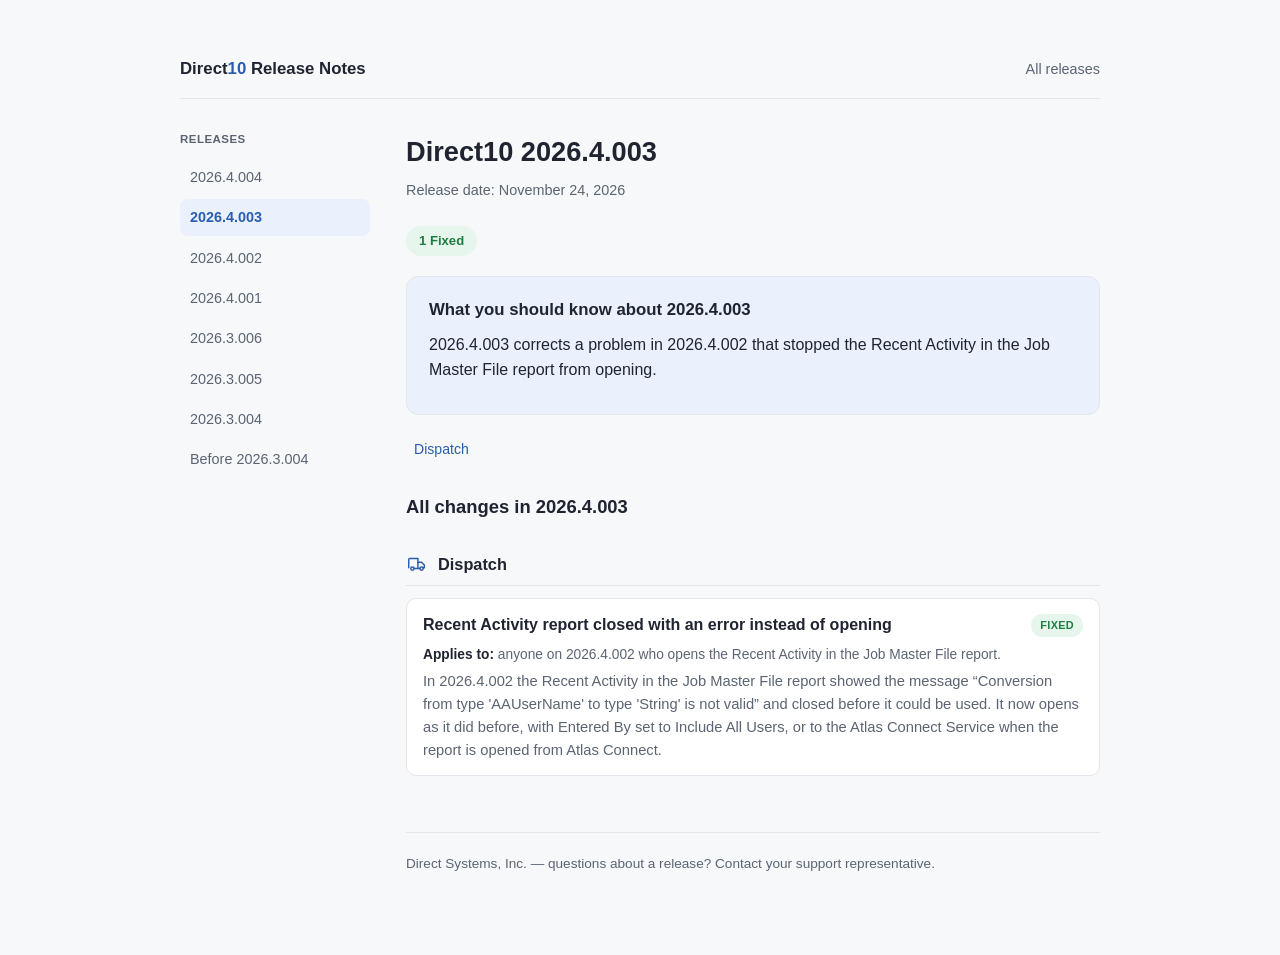
<file: releases/2026.4.003.html>
<!doctype html>
<html lang="en">
<head>
  <meta charset="utf-8">
  <meta name="viewport" content="width=device-width, initial-scale=1">
  <title>Direct10 2026.4.003 Release Notes</title>
  <link rel="stylesheet" href="../style.css">
</head>
<body>
  <div class="wrap with-sidebar">
    <header class="site">
      <a class="brand" href="../index.html">Direct<span>10</span> Release Notes</a>
      <nav><a href="../index.html">All releases</a></nav>
    </header>

    <div class="layout">
      <aside class="sidebar">
        <h3>Releases</h3>
        <ul>
          <li><a href="2026.4.004.html">2026.4.004</a></li>
          <li><a href="2026.4.003.html" class="current">2026.4.003</a></li>
          <li><a href="2026.4.002.html">2026.4.002</a></li>
          <li><a href="2026.4.001.html">2026.4.001</a></li>
          <li><a href="2026.3.006.html">2026.3.006</a></li>
          <li><a href="2026.3.005.html">2026.3.005</a></li>
          <li><a href="2026.3.004.html">2026.3.004</a></li>
          <li><a href="before-2026.3.004.html">Before 2026.3.004</a></li>
        </ul>
      </aside>

      <div class="main-content">

    <div class="version-panel">
      <div class="version-name">Direct10 2026.4.003</div>
      <div class="version-status"><span class="version-date">Release date: November 24, 2026</span></div>
    </div>

    <div class="summary-pills">
      <span class="pill fixed">1 Fixed</span>
    </div>

    <div class="highlights">
      <h2>What you should know about 2026.4.003</h2>
      <p>2026.4.003 corrects a problem in 2026.4.002 that stopped the Recent Activity in the Job Master File report from opening.</p>
    </div>

    <nav class="section-nav">
      <a href="#dispatch">Dispatch</a>
    </nav>

    <h2 class="all-changes-heading">All changes in 2026.4.003</h2>

    <section class="group" id="dispatch">
      <h2>
        <svg viewBox="0 0 24 24" fill="none" stroke="currentColor" stroke-width="1.6" stroke-linecap="round" stroke-linejoin="round"><path d="M3 16V7a1 1 0 0 1 1-1h9v10"/><path d="M13 10h4l3 3v3h-2"/><circle cx="7" cy="17" r="1.8"/><circle cx="17" cy="17" r="1.8"/><path d="M9 17h6"/></svg>
        Dispatch
      </h2>
      <ul class="items">
        <li>
          <p class="headline">Recent Activity report closed with an error instead of opening <span class="tag fixed">Fixed</span></p>
          <p class="applies-to"><strong>Applies to:</strong> anyone on 2026.4.002 who opens the Recent Activity in the Job Master File report.</p>
          <p class="detail">In 2026.4.002 the Recent Activity in the Job Master File report showed the message &ldquo;Conversion from type 'AAUserName' to type 'String' is not valid&rdquo; and closed before it could be used. It now opens as it did before, with Entered By set to Include All Users, or to the Atlas Connect Service when the report is opened from Atlas Connect.</p>
        </li>
      </ul>
    </section>

    <footer class="site">
      Direct Systems, Inc. &mdash; questions about a release? Contact your support representative.
    </footer>

      </div>
    </div>
  </div>
</body>
</html>
</file>
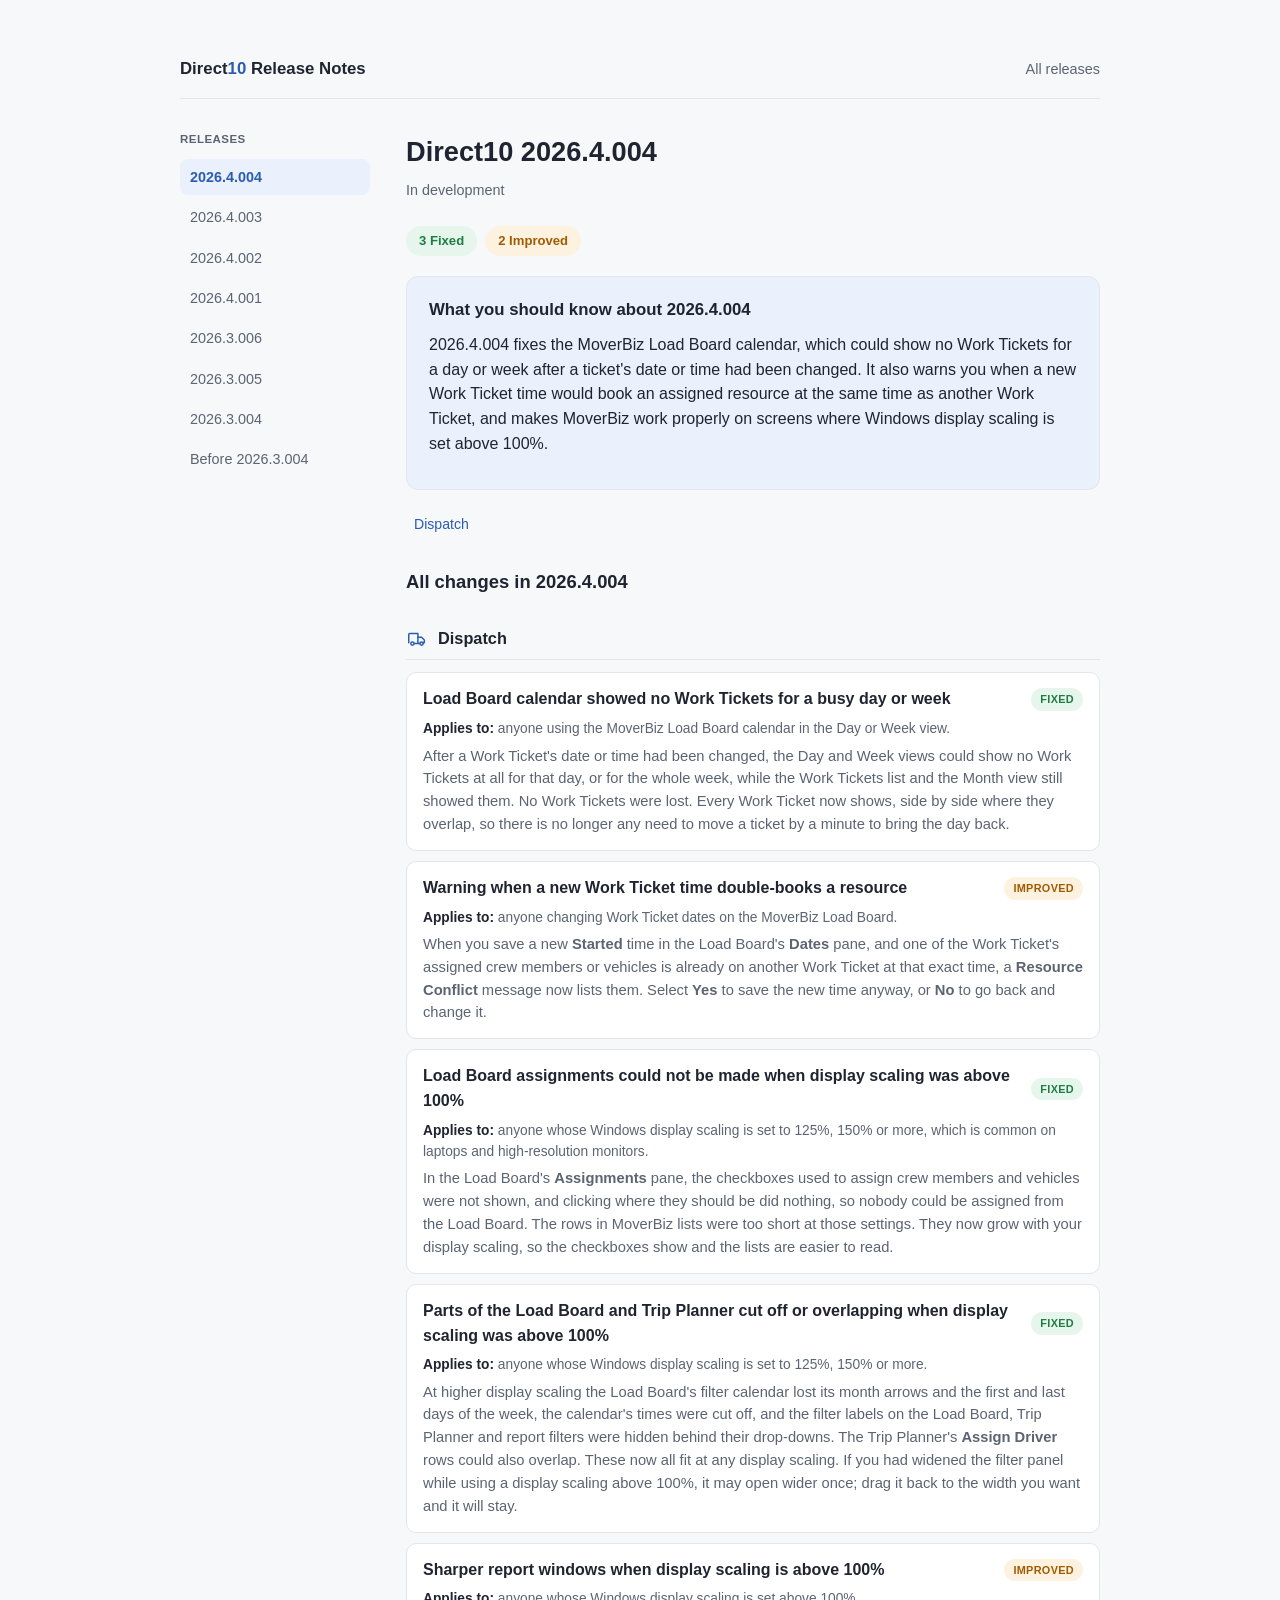
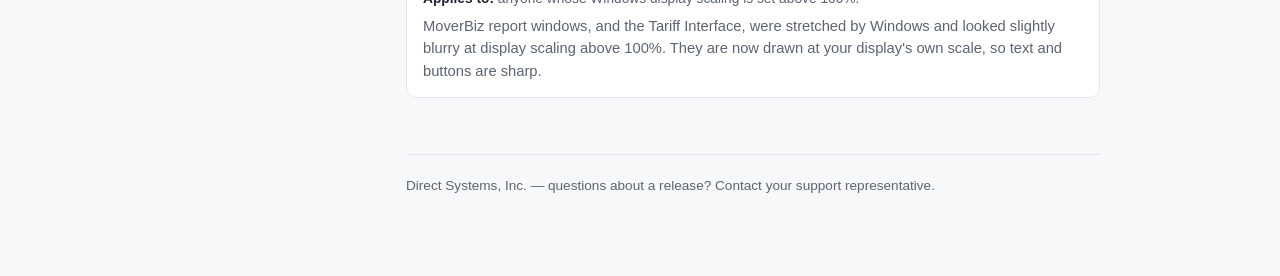
<file: releases/2026.4.004.html>
<!doctype html>
<html lang="en">
<head>
  <meta charset="utf-8">
  <meta name="viewport" content="width=device-width, initial-scale=1">
  <title>Direct10 2026.4.004 Release Notes</title>
  <link rel="stylesheet" href="../style.css">
</head>
<body>
  <div class="wrap with-sidebar">
    <header class="site">
      <a class="brand" href="../index.html">Direct<span>10</span> Release Notes</a>
      <nav><a href="../index.html">All releases</a></nav>
    </header>

    <div class="layout">
      <aside class="sidebar">
        <h3>Releases</h3>
        <ul>
          <li><a href="2026.4.004.html" class="current">2026.4.004</a></li>
          <li><a href="2026.4.003.html">2026.4.003</a></li>
          <li><a href="2026.4.002.html">2026.4.002</a></li>
          <li><a href="2026.4.001.html">2026.4.001</a></li>
          <li><a href="2026.3.006.html">2026.3.006</a></li>
          <li><a href="2026.3.005.html">2026.3.005</a></li>
          <li><a href="2026.3.004.html">2026.3.004</a></li>
          <li><a href="before-2026.3.004.html">Before 2026.3.004</a></li>
        </ul>
      </aside>

      <div class="main-content">

    <div class="version-panel">
      <div class="version-name">Direct10 2026.4.004</div>
      <div class="version-status"><span class="version-date">In development</span></div>
    </div>

    <div class="summary-pills">
      <span class="pill fixed">3 Fixed</span>
      <span class="pill improved">2 Improved</span>
    </div>

    <div class="highlights">
      <h2>What you should know about 2026.4.004</h2>
      <p>2026.4.004 fixes the MoverBiz Load Board calendar, which could show no Work Tickets for a day or week after a ticket's date or time had been changed. It also warns you when a new Work Ticket time would book an assigned resource at the same time as another Work Ticket, and makes MoverBiz work properly on screens where Windows display scaling is set above 100%.</p>
    </div>

    <nav class="section-nav">
      <a href="#dispatch">Dispatch</a>
    </nav>

    <h2 class="all-changes-heading">All changes in 2026.4.004</h2>

    <section class="group" id="dispatch">
      <h2>
        <svg viewBox="0 0 24 24" fill="none" stroke="currentColor" stroke-width="1.6" stroke-linecap="round" stroke-linejoin="round"><path d="M3 16V7a1 1 0 0 1 1-1h9v10"/><path d="M13 10h4l3 3v3h-2"/><circle cx="7" cy="17" r="1.8"/><circle cx="17" cy="17" r="1.8"/><path d="M9 17h6"/></svg>
        Dispatch
      </h2>
      <ul class="items">
        <li>
          <p class="headline">Load Board calendar showed no Work Tickets for a busy day or week <span class="tag fixed">Fixed</span></p>
          <p class="applies-to"><strong>Applies to:</strong> anyone using the MoverBiz Load Board calendar in the Day or Week view.</p>
          <p class="detail">After a Work Ticket's date or time had been changed, the Day and Week views could show no Work Tickets at all for that day, or for the whole week, while the Work Tickets list and the Month view still showed them. No Work Tickets were lost. Every Work Ticket now shows, side by side where they overlap, so there is no longer any need to move a ticket by a minute to bring the day back.</p>
        </li>
        <li>
          <p class="headline">Warning when a new Work Ticket time double-books a resource <span class="tag improved">Improved</span></p>
          <p class="applies-to"><strong>Applies to:</strong> anyone changing Work Ticket dates on the MoverBiz Load Board.</p>
          <p class="detail">When you save a new <strong>Started</strong> time in the Load Board's <strong>Dates</strong> pane, and one of the Work Ticket's assigned crew members or vehicles is already on another Work Ticket at that exact time, a <strong>Resource Conflict</strong> message now lists them. Select <strong>Yes</strong> to save the new time anyway, or <strong>No</strong> to go back and change it.</p>
        </li>
        <li>
          <p class="headline">Load Board assignments could not be made when display scaling was above 100% <span class="tag fixed">Fixed</span></p>
          <p class="applies-to"><strong>Applies to:</strong> anyone whose Windows display scaling is set to 125%, 150% or more, which is common on laptops and high-resolution monitors.</p>
          <p class="detail">In the Load Board's <strong>Assignments</strong> pane, the checkboxes used to assign crew members and vehicles were not shown, and clicking where they should be did nothing, so nobody could be assigned from the Load Board. The rows in MoverBiz lists were too short at those settings. They now grow with your display scaling, so the checkboxes show and the lists are easier to read.</p>
        </li>
        <li>
          <p class="headline">Parts of the Load Board and Trip Planner cut off or overlapping when display scaling was above 100% <span class="tag fixed">Fixed</span></p>
          <p class="applies-to"><strong>Applies to:</strong> anyone whose Windows display scaling is set to 125%, 150% or more.</p>
          <p class="detail">At higher display scaling the Load Board's filter calendar lost its month arrows and the first and last days of the week, the calendar's times were cut off, and the filter labels on the Load Board, Trip Planner and report filters were hidden behind their drop-downs. The Trip Planner's <strong>Assign Driver</strong> rows could also overlap. These now all fit at any display scaling. If you had widened the filter panel while using a display scaling above 100%, it may open wider once; drag it back to the width you want and it will stay.</p>
        </li>
        <li>
          <p class="headline">Sharper report windows when display scaling is above 100% <span class="tag improved">Improved</span></p>
          <p class="applies-to"><strong>Applies to:</strong> anyone whose Windows display scaling is set above 100%.</p>
          <p class="detail">MoverBiz report windows, and the Tariff Interface, were stretched by Windows and looked slightly blurry at display scaling above 100%. They are now drawn at your display's own scale, so text and buttons are sharp.</p>
        </li>
      </ul>
    </section>

    <footer class="site">
      Direct Systems, Inc. &mdash; questions about a release? Contact your support representative.
    </footer>

      </div>
    </div>
  </div>
</body>
</html>
</file>
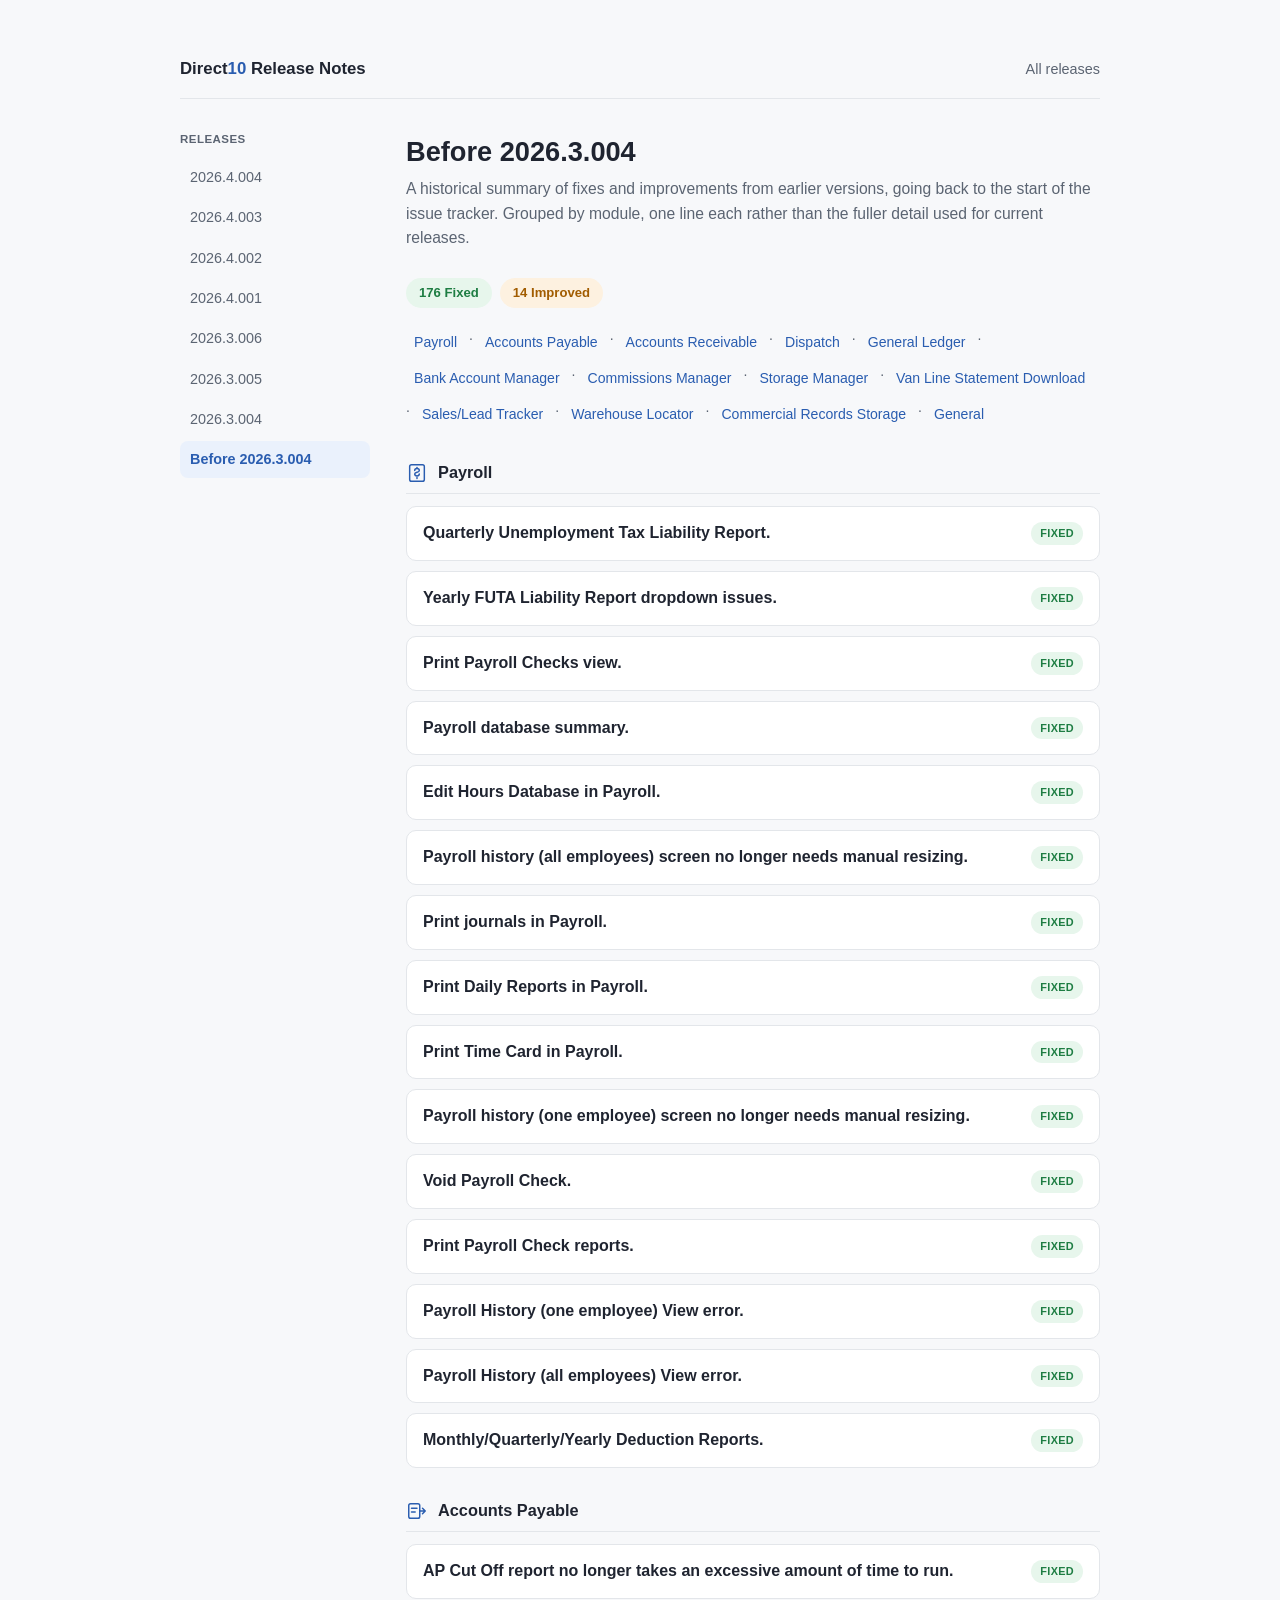
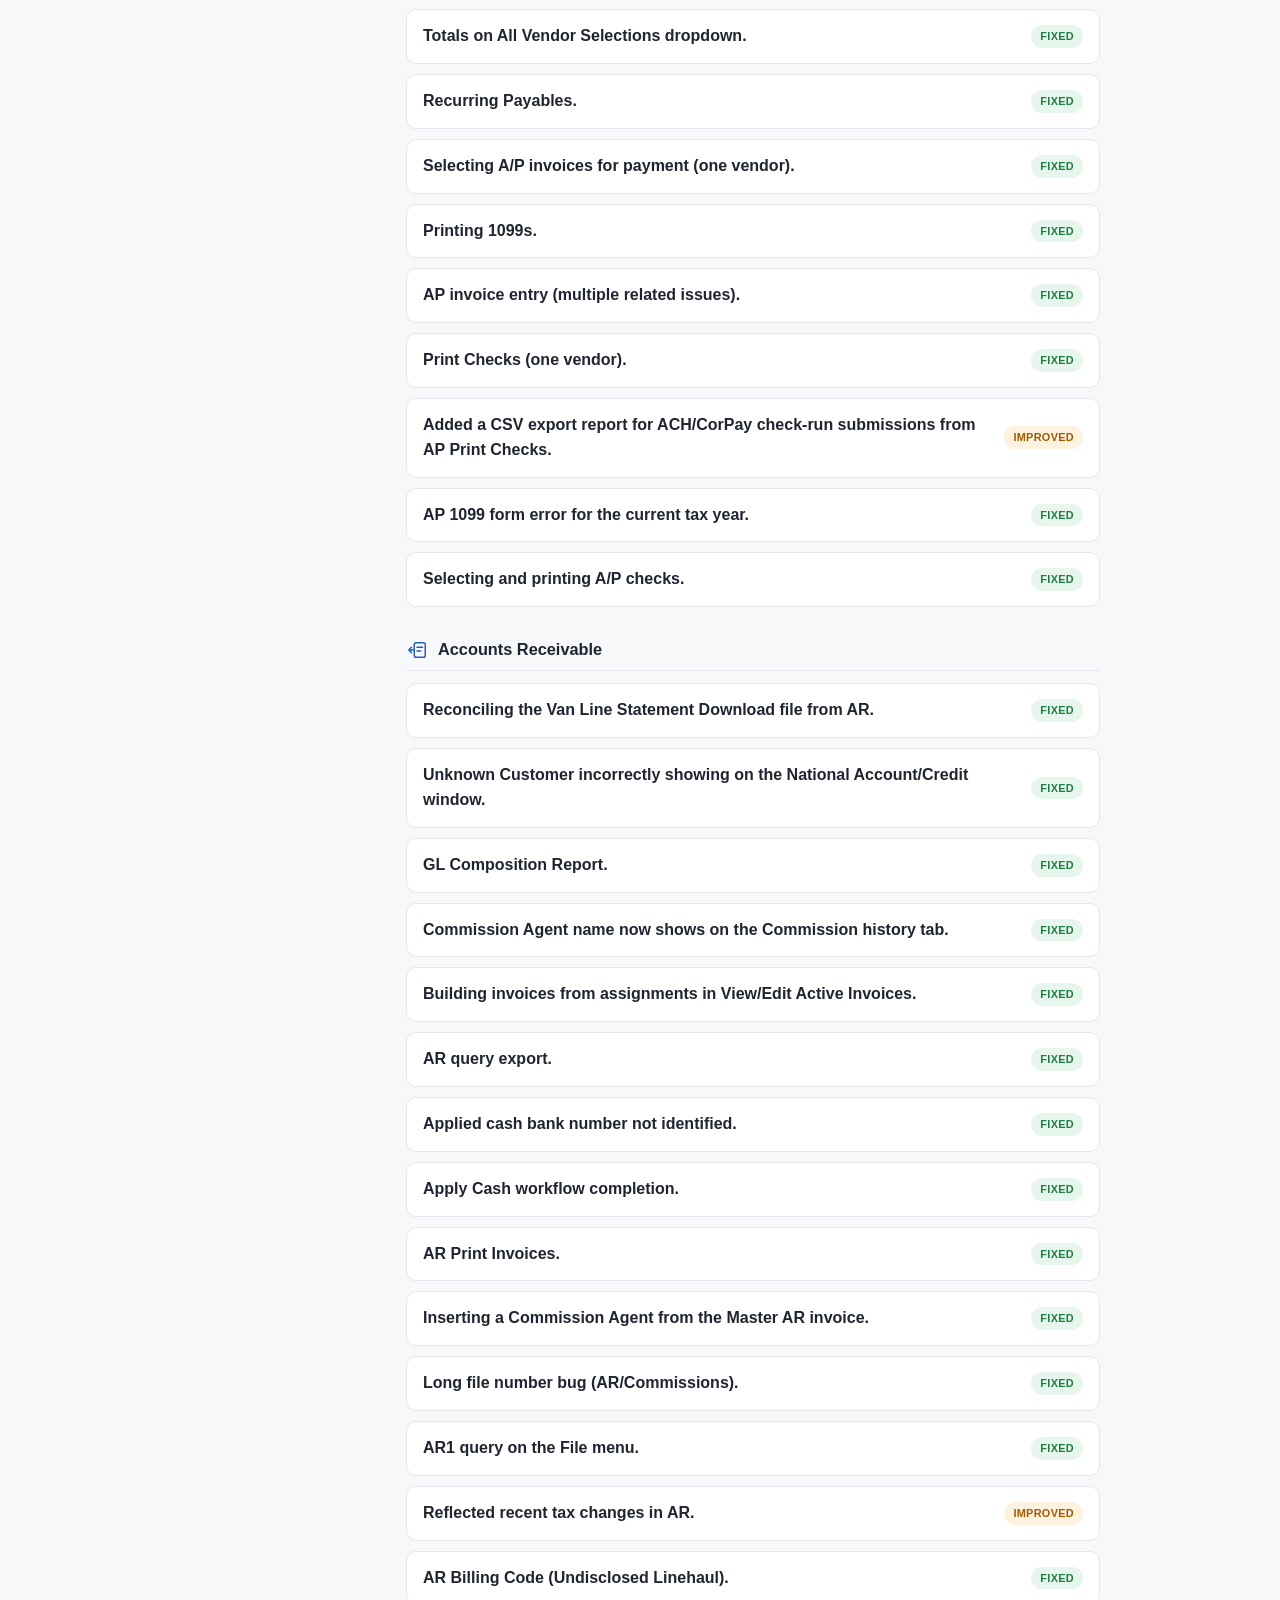
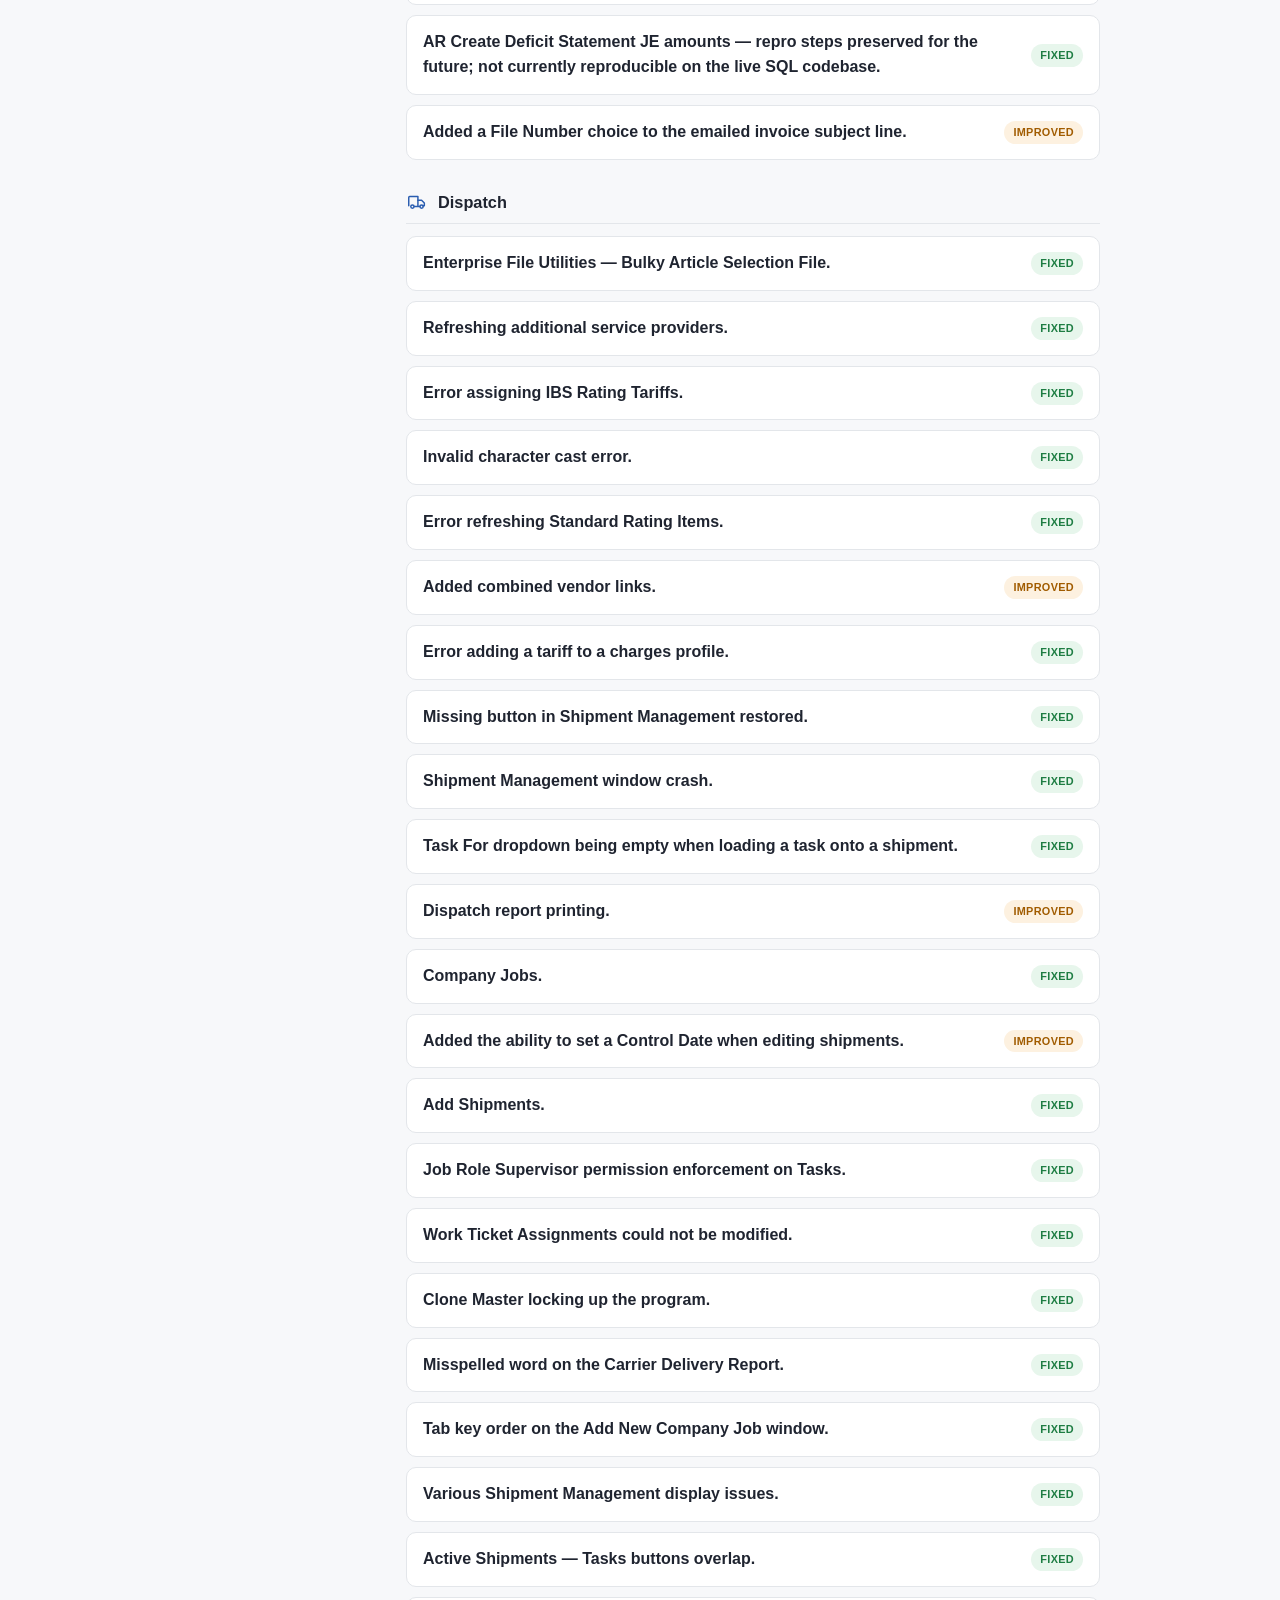
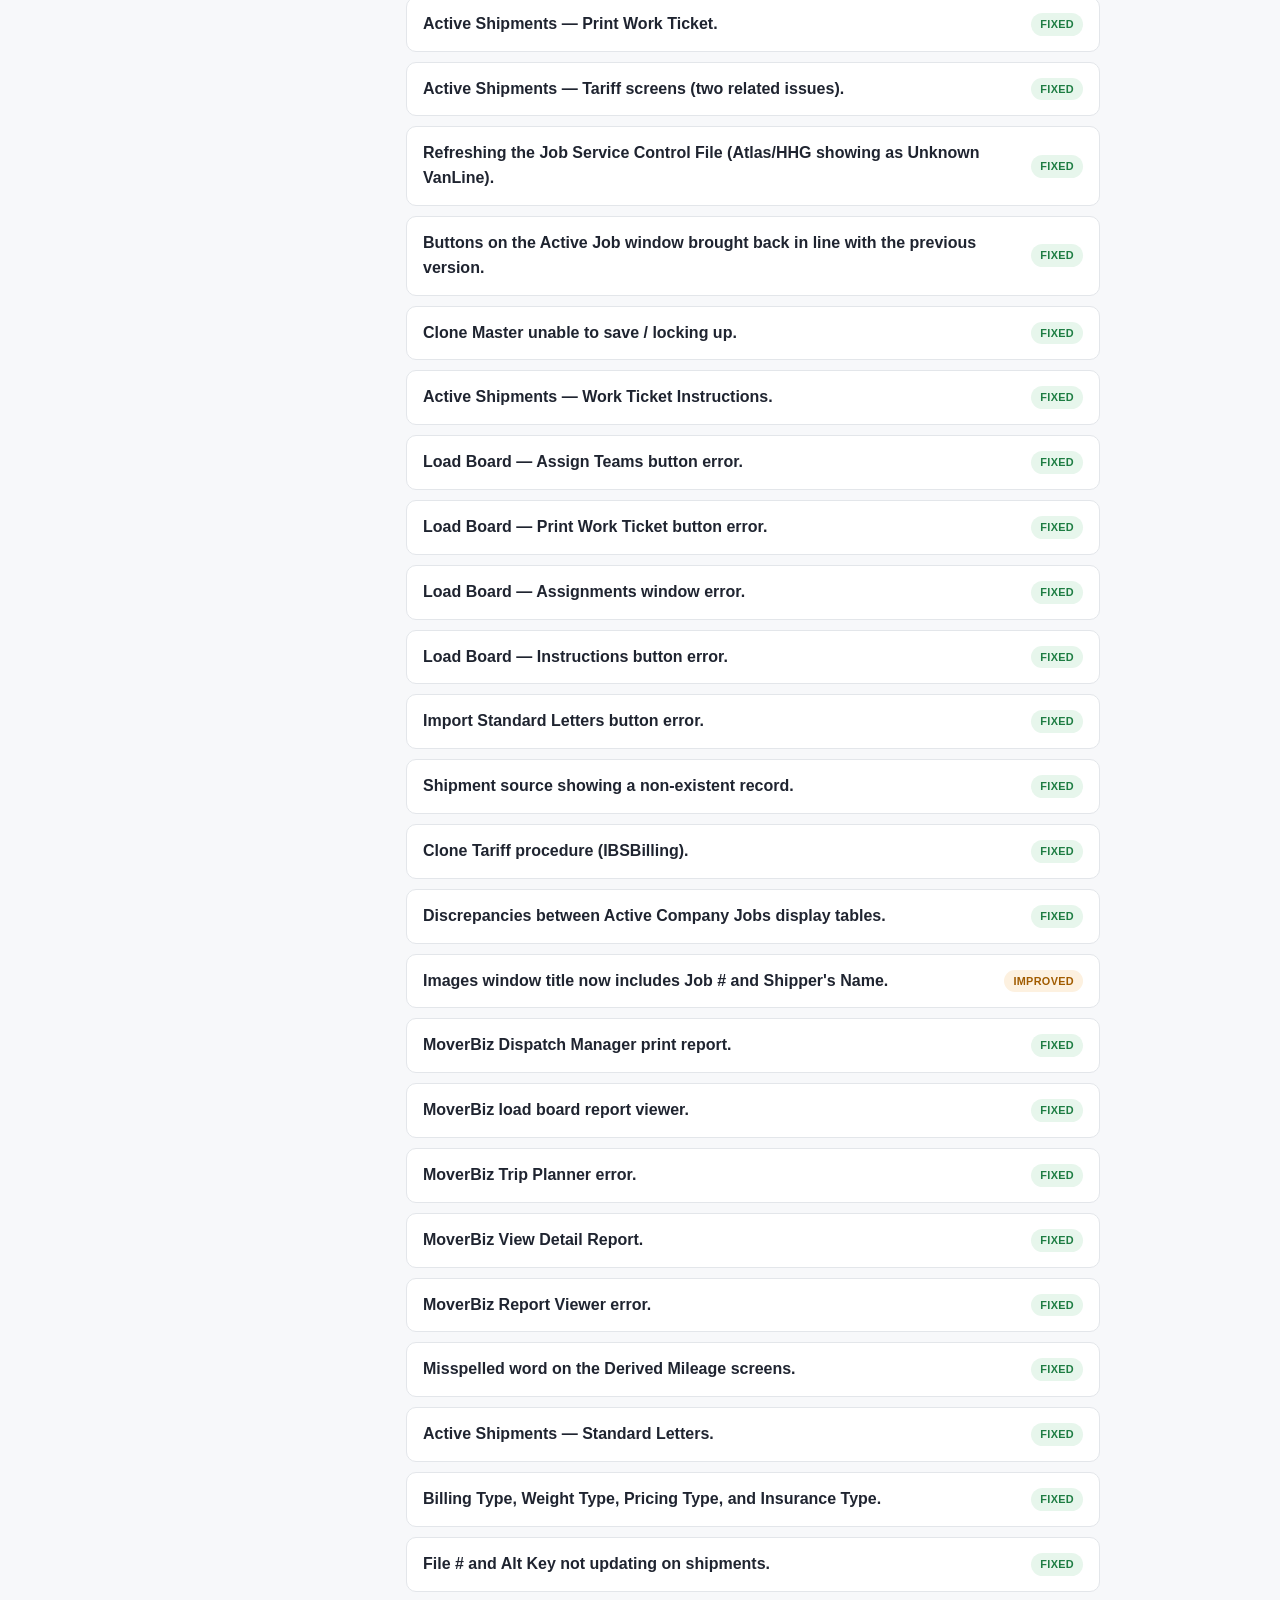
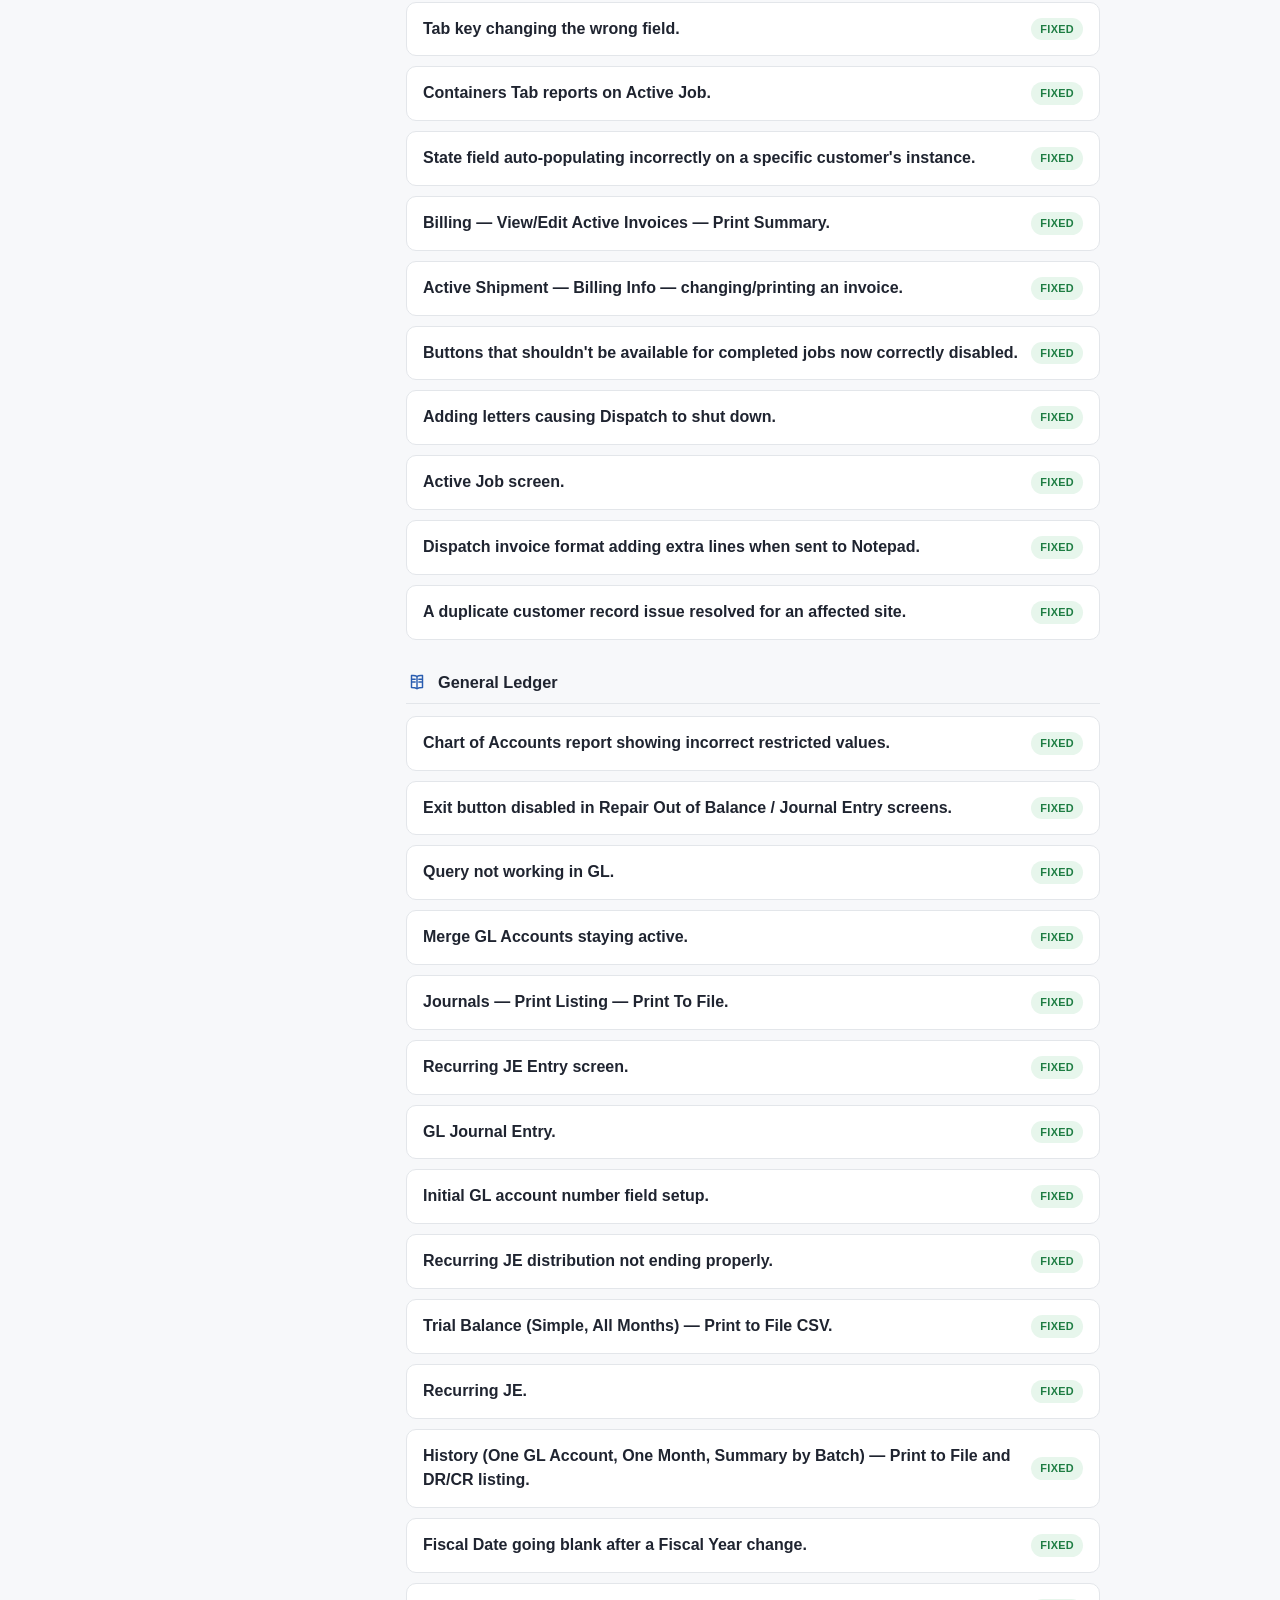
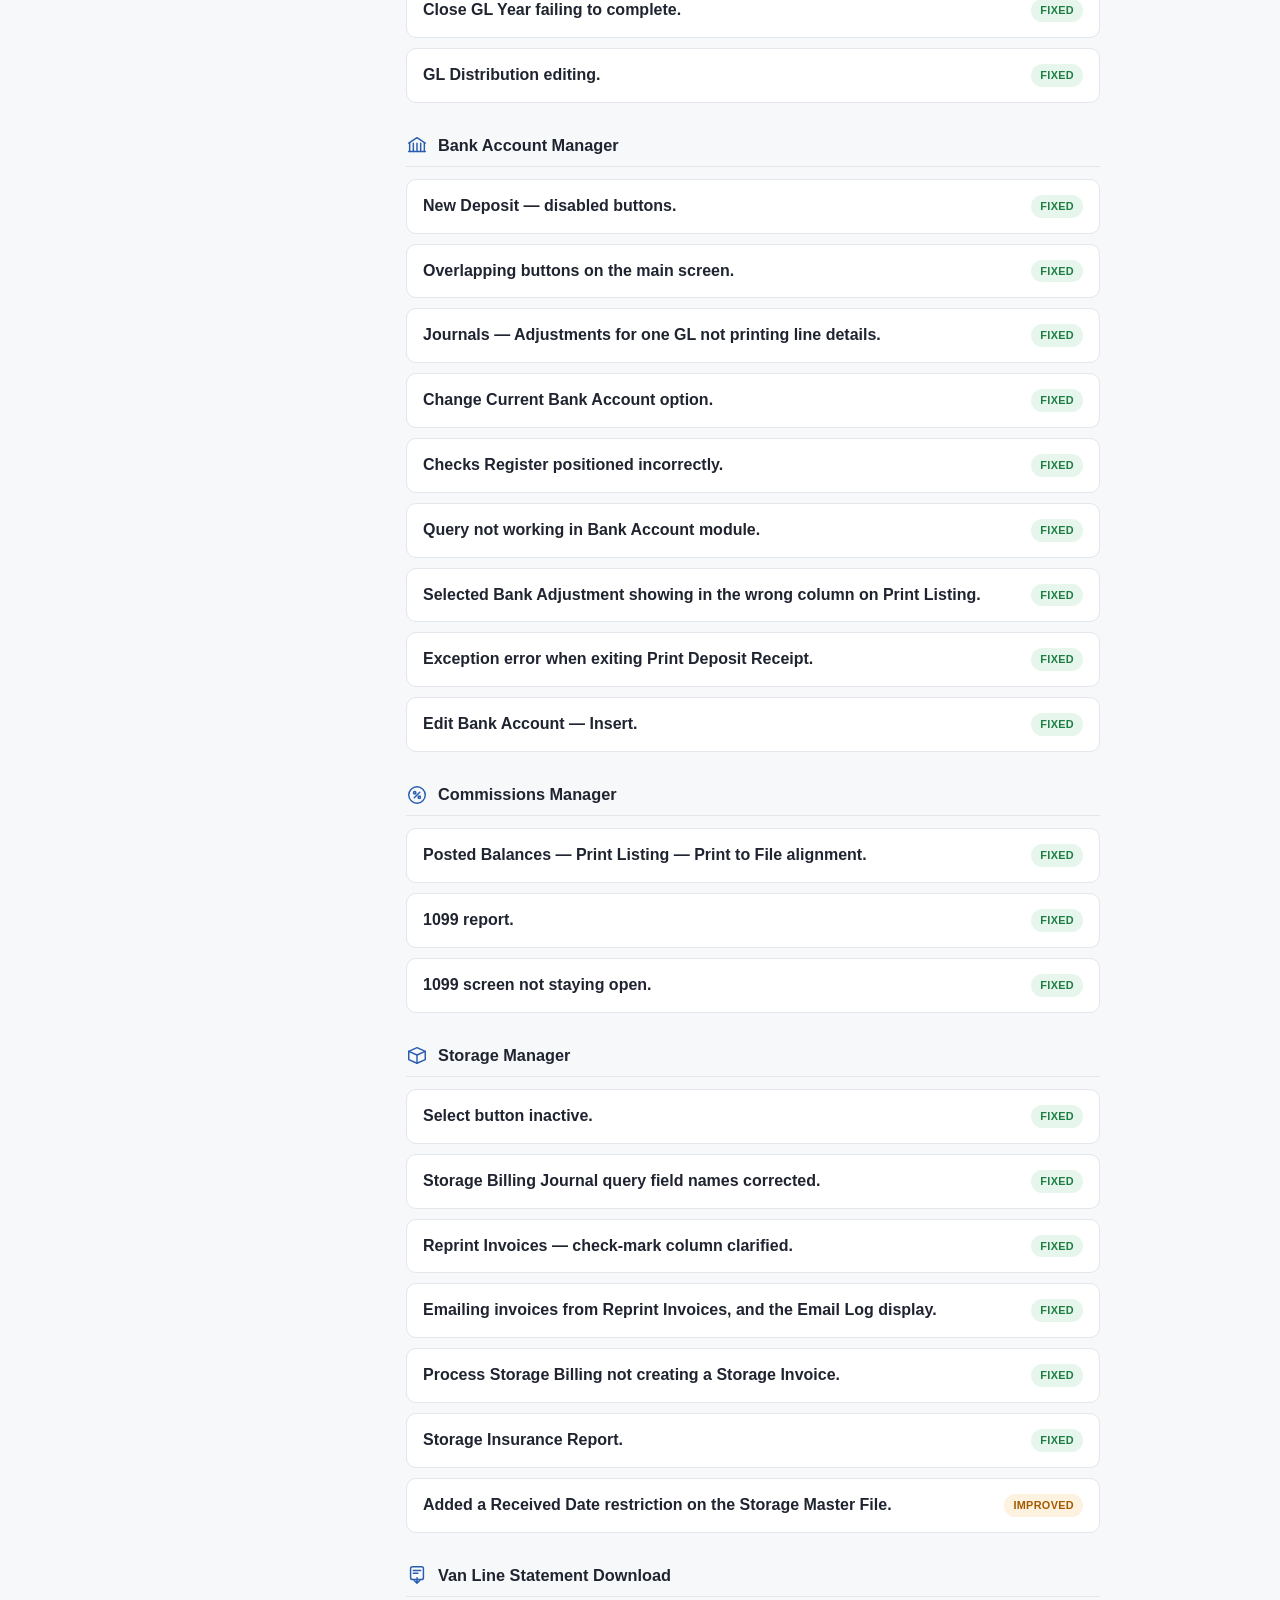
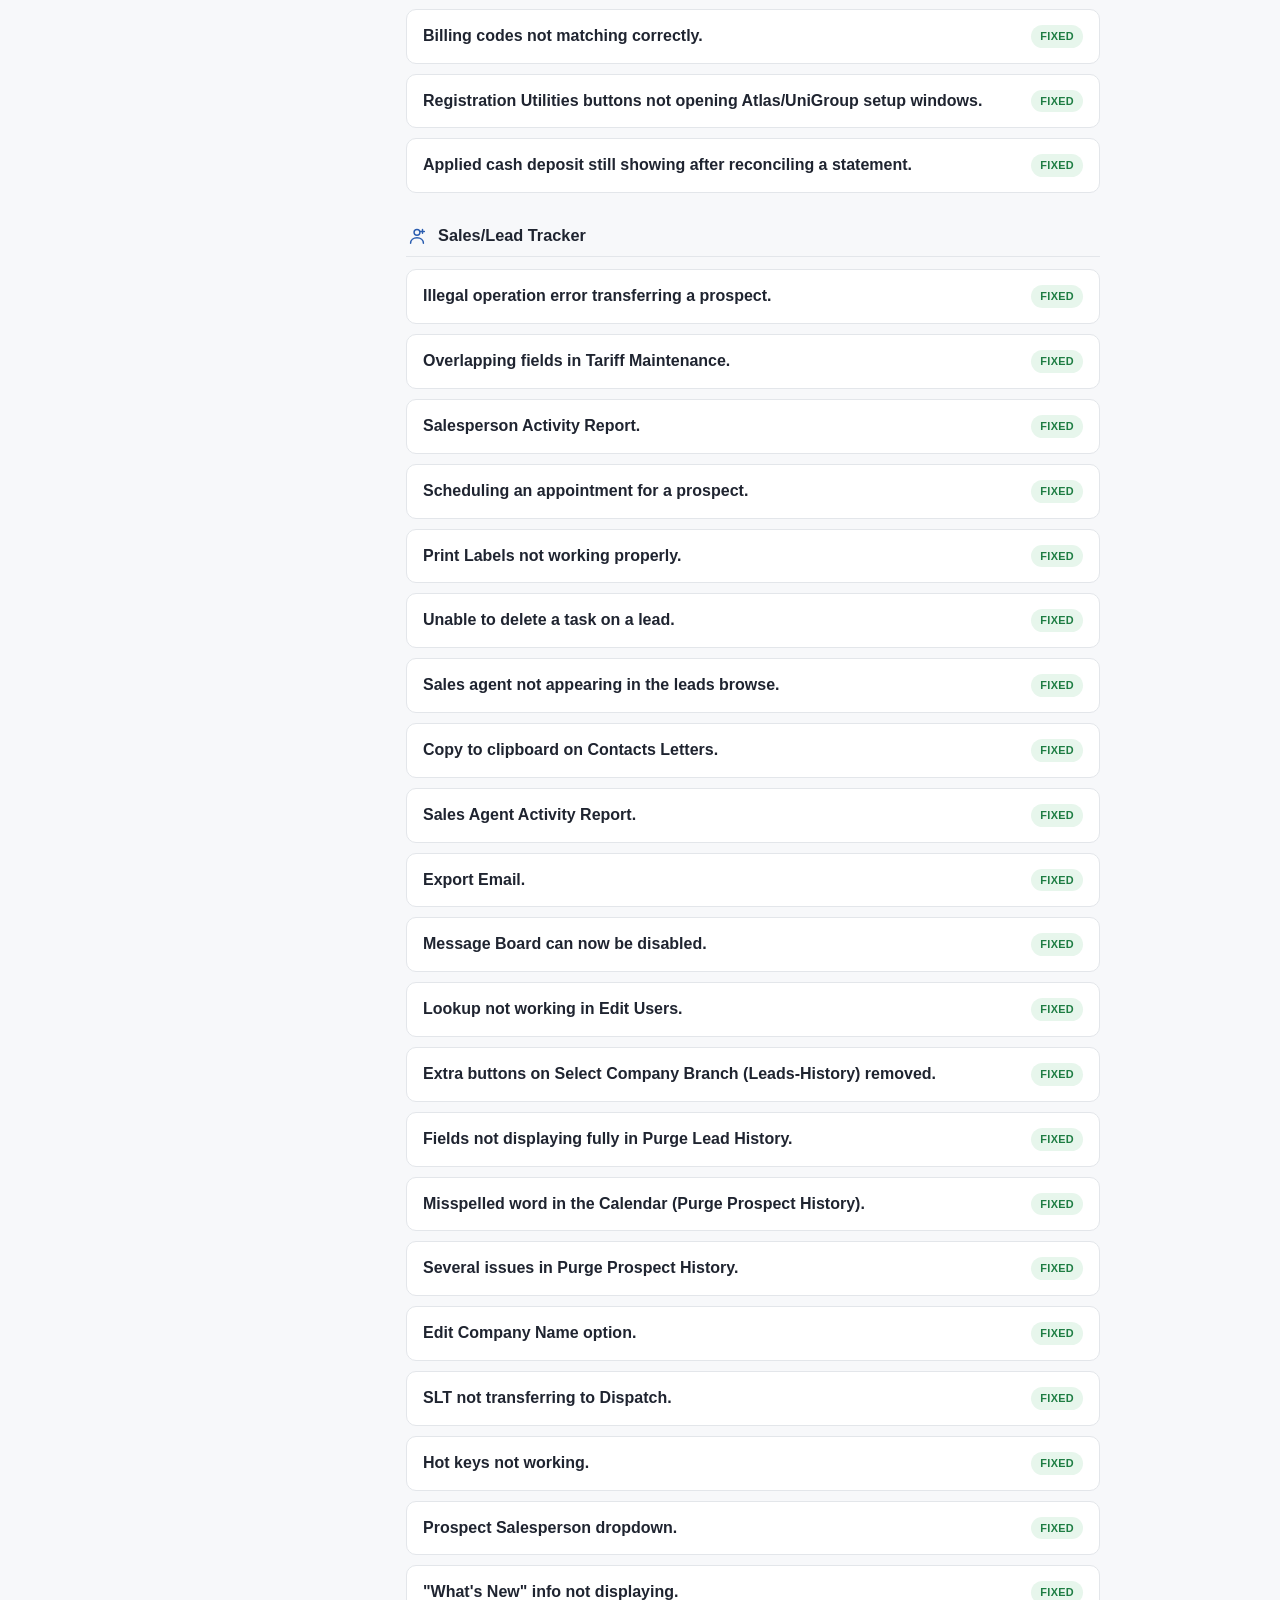
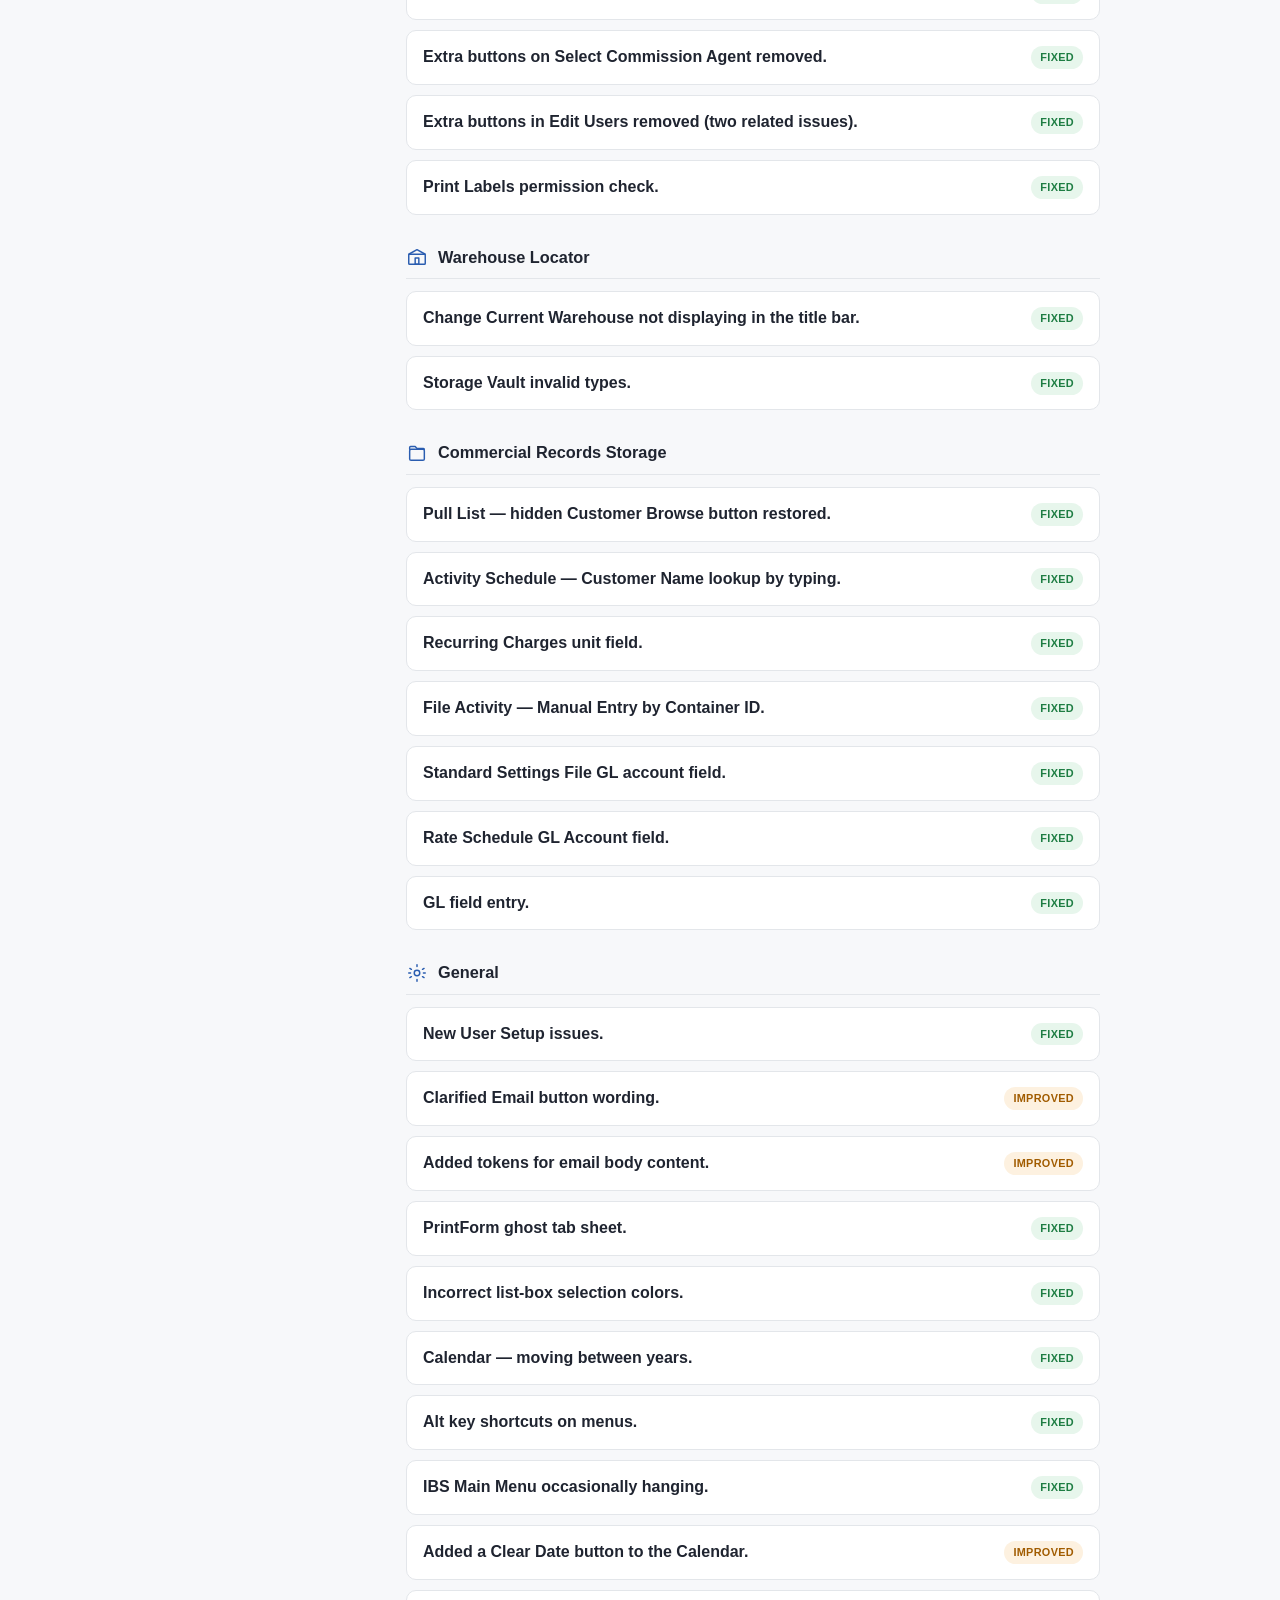
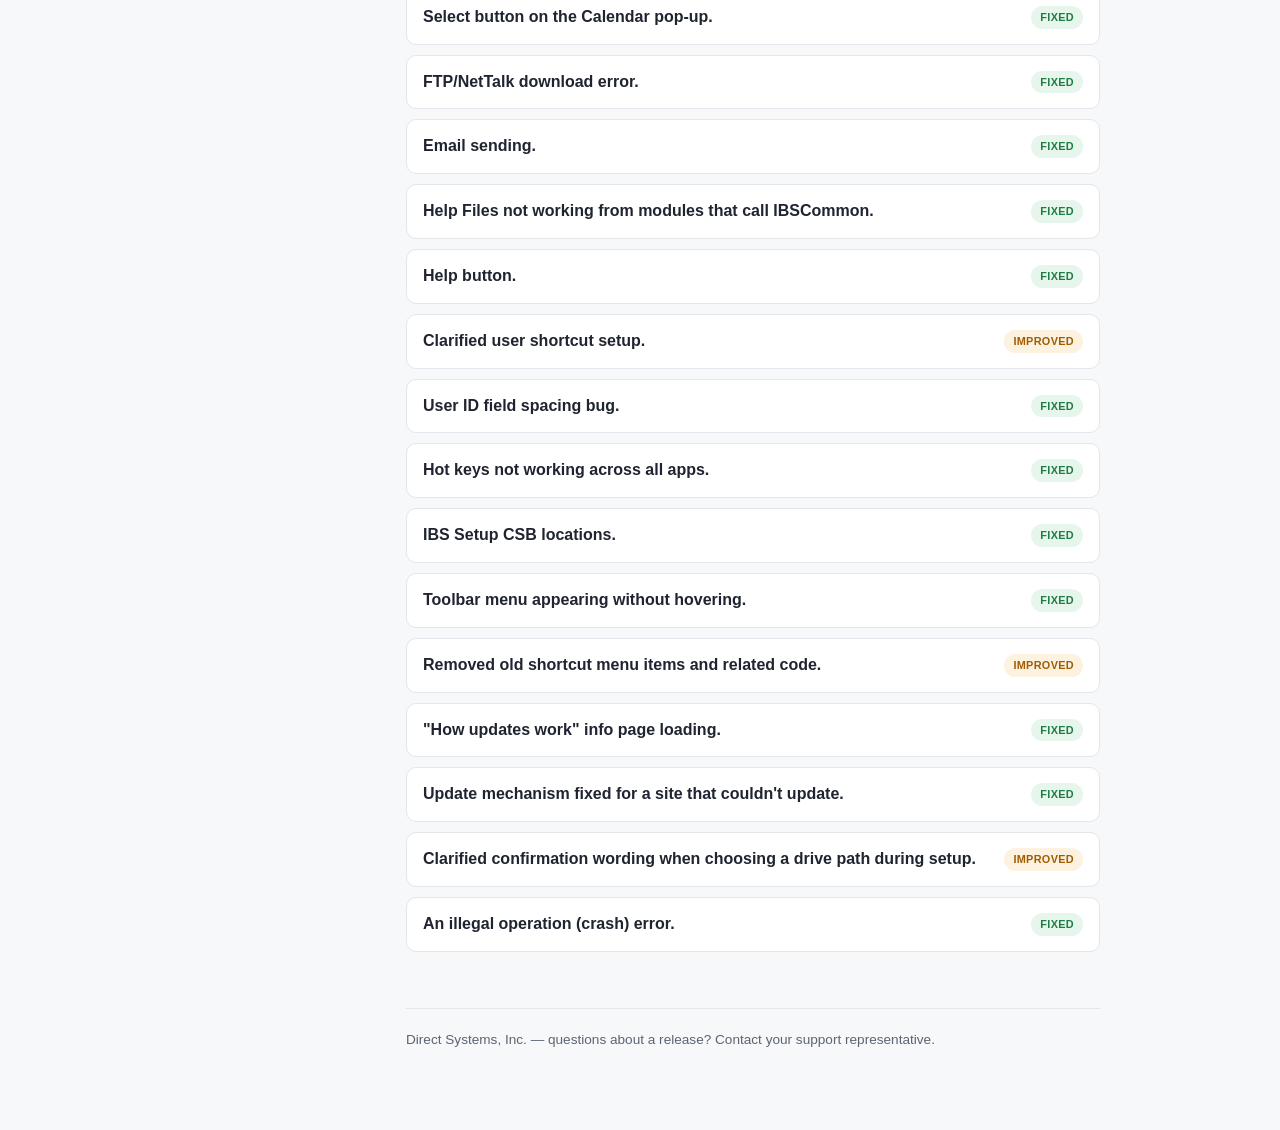
<file: releases/before-2026.3.004.html>
<!doctype html>
<html lang="en">
<head>
  <meta charset="utf-8">
  <meta name="viewport" content="width=device-width, initial-scale=1">
  <title>Direct10 Release Notes — Before 2026.3.004</title>
  <link rel="stylesheet" href="../style.css">
</head>
<body>
  <div class="wrap with-sidebar">
    <header class="site">
      <a class="brand" href="../index.html">Direct<span>10</span> Release Notes</a>
      <nav><a href="../index.html">All releases</a></nav>
    </header>

    <div class="layout">
      <aside class="sidebar">
        <h3>Releases</h3>
        <ul>
          <li><a href="2026.4.004.html">2026.4.004</a></li>
          <li><a href="2026.4.003.html">2026.4.003</a></li>
          <li><a href="2026.4.002.html">2026.4.002</a></li>
          <li><a href="2026.4.001.html">2026.4.001</a></li>
          <li><a href="2026.3.006.html">2026.3.006</a></li>
          <li><a href="2026.3.005.html">2026.3.005</a></li>
          <li><a href="2026.3.004.html">2026.3.004</a></li>
          <li><a href="before-2026.3.004.html" class="current">Before 2026.3.004</a></li>
        </ul>
      </aside>

      <div class="main-content">

    <h1>Before 2026.3.004</h1>
    <p class="subtitle">A historical summary of fixes and improvements from earlier versions, going back to the start of the issue tracker. Grouped by module, one line each rather than the fuller detail used for current releases.</p>

    <div class="summary-pills">
      <span class="pill fixed">176 Fixed</span>
      <span class="pill improved">14 Improved</span>
    </div>

    <nav class="section-nav">
      <a href="#payroll">Payroll</a><span class="sep">·</span>
      <a href="#accounts-payable">Accounts Payable</a><span class="sep">·</span>
      <a href="#accounts-receivable">Accounts Receivable</a><span class="sep">·</span>
      <a href="#dispatch">Dispatch</a><span class="sep">·</span>
      <a href="#general-ledger">General Ledger</a><span class="sep">·</span>
      <a href="#bank-account-manager">Bank Account Manager</a><span class="sep">·</span>
      <a href="#commissions-manager">Commissions Manager</a><span class="sep">·</span>
      <a href="#storage-manager">Storage Manager</a><span class="sep">·</span>
      <a href="#van-line-statement-download">Van Line Statement Download</a><span class="sep">·</span>
      <a href="#sales-lead-tracker">Sales/Lead Tracker</a><span class="sep">·</span>
      <a href="#warehouse-locator">Warehouse Locator</a><span class="sep">·</span>
      <a href="#commercial-records-storage">Commercial Records Storage</a><span class="sep">·</span>
      <a href="#general">General</a>
    </nav>

    <section class="group" id="payroll">
      <h2>
        <svg viewBox="0 0 24 24" fill="none" stroke="currentColor" stroke-width="1.6" stroke-linecap="round" stroke-linejoin="round"><rect x="4" y="3" width="16" height="18" rx="2"/><path d="M9.5 9.2c0-1.1 1.1-2 2.5-2s2.5.9 2.5 2-1.1 1.7-2.5 2-2.5.9-2.5 2 1.1 2 2.5 2 2.5-.9 2.5-2"/><path d="M12 6v1.2M12 16.8V18"/></svg>
        Payroll
      </h2>
      <ul class="items">
        <li><p class="headline">Quarterly Unemployment Tax Liability Report. <span class="tag fixed">Fixed</span></p></li>
        <li><p class="headline">Yearly FUTA Liability Report dropdown issues. <span class="tag fixed">Fixed</span></p></li>
        <li><p class="headline">Print Payroll Checks view. <span class="tag fixed">Fixed</span></p></li>
        <li><p class="headline">Payroll database summary. <span class="tag fixed">Fixed</span></p></li>
        <li><p class="headline">Edit Hours Database in Payroll. <span class="tag fixed">Fixed</span></p></li>
        <li><p class="headline">Payroll history (all employees) screen no longer needs manual resizing. <span class="tag fixed">Fixed</span></p></li>
        <li><p class="headline">Print journals in Payroll. <span class="tag fixed">Fixed</span></p></li>
        <li><p class="headline">Print Daily Reports in Payroll. <span class="tag fixed">Fixed</span></p></li>
        <li><p class="headline">Print Time Card in Payroll. <span class="tag fixed">Fixed</span></p></li>
        <li><p class="headline">Payroll history (one employee) screen no longer needs manual resizing. <span class="tag fixed">Fixed</span></p></li>
        <li><p class="headline">Void Payroll Check. <span class="tag fixed">Fixed</span></p></li>
        <li><p class="headline">Print Payroll Check reports. <span class="tag fixed">Fixed</span></p></li>
        <li><p class="headline">Payroll History (one employee) View error. <span class="tag fixed">Fixed</span></p></li>
        <li><p class="headline">Payroll History (all employees) View error. <span class="tag fixed">Fixed</span></p></li>
        <li><p class="headline">Monthly/Quarterly/Yearly Deduction Reports. <span class="tag fixed">Fixed</span></p></li>
      </ul>
    </section>

    <section class="group" id="accounts-payable">
      <h2>
        <svg viewBox="0 0 24 24" fill="none" stroke="currentColor" stroke-width="1.6" stroke-linecap="round" stroke-linejoin="round"><rect x="3" y="4" width="12" height="16" rx="2"/><path d="M6 9h6M6 13h4"/><path d="M15 12h6m0 0-3-3m3 3-3 3"/></svg>
        Accounts Payable
      </h2>
      <ul class="items">
        <li><p class="headline">AP Cut Off report no longer takes an excessive amount of time to run. <span class="tag fixed">Fixed</span></p></li>
        <li><p class="headline">Totals on All Vendor Selections dropdown. <span class="tag fixed">Fixed</span></p></li>
        <li><p class="headline">Recurring Payables. <span class="tag fixed">Fixed</span></p></li>
        <li><p class="headline">Selecting A/P invoices for payment (one vendor). <span class="tag fixed">Fixed</span></p></li>
        <li><p class="headline">Printing 1099s. <span class="tag fixed">Fixed</span></p></li>
        <li><p class="headline">AP invoice entry (multiple related issues). <span class="tag fixed">Fixed</span></p></li>
        <li><p class="headline">Print Checks (one vendor). <span class="tag fixed">Fixed</span></p></li>
        <li><p class="headline">Added a CSV export report for ACH/CorPay check-run submissions from AP Print Checks. <span class="tag improved">Improved</span></p></li>
        <li><p class="headline">AP 1099 form error for the current tax year. <span class="tag fixed">Fixed</span></p></li>
        <li><p class="headline">Selecting and printing A/P checks. <span class="tag fixed">Fixed</span></p></li>
      </ul>
    </section>

    <section class="group" id="accounts-receivable">
      <h2>
        <svg viewBox="0 0 24 24" fill="none" stroke="currentColor" stroke-width="1.6" stroke-linecap="round" stroke-linejoin="round"><rect x="9" y="4" width="12" height="16" rx="2"/><path d="M12 9h6M12 13h4"/><path d="M9 12H3m0 0 3-3m-3 3 3 3"/></svg>
        Accounts Receivable
      </h2>
      <ul class="items">
        <li><p class="headline">Reconciling the Van Line Statement Download file from AR. <span class="tag fixed">Fixed</span></p></li>
        <li><p class="headline">Unknown Customer incorrectly showing on the National Account/Credit window. <span class="tag fixed">Fixed</span></p></li>
        <li><p class="headline">GL Composition Report. <span class="tag fixed">Fixed</span></p></li>
        <li><p class="headline">Commission Agent name now shows on the Commission history tab. <span class="tag fixed">Fixed</span></p></li>
        <li><p class="headline">Building invoices from assignments in View/Edit Active Invoices. <span class="tag fixed">Fixed</span></p></li>
        <li><p class="headline">AR query export. <span class="tag fixed">Fixed</span></p></li>
        <li><p class="headline">Applied cash bank number not identified. <span class="tag fixed">Fixed</span></p></li>
        <li><p class="headline">Apply Cash workflow completion. <span class="tag fixed">Fixed</span></p></li>
        <li><p class="headline">AR Print Invoices. <span class="tag fixed">Fixed</span></p></li>
        <li><p class="headline">Inserting a Commission Agent from the Master AR invoice. <span class="tag fixed">Fixed</span></p></li>
        <li><p class="headline">Long file number bug (AR/Commissions). <span class="tag fixed">Fixed</span></p></li>
        <li><p class="headline">AR1 query on the File menu. <span class="tag fixed">Fixed</span></p></li>
        <li><p class="headline">Reflected recent tax changes in AR. <span class="tag improved">Improved</span></p></li>
        <li><p class="headline">AR Billing Code (Undisclosed Linehaul). <span class="tag fixed">Fixed</span></p></li>
        <li><p class="headline">AR Create Deficit Statement JE amounts — repro steps preserved for the future; not currently reproducible on the live SQL codebase. <span class="tag fixed">Fixed</span></p></li>
        <li><p class="headline">Added a File Number choice to the emailed invoice subject line. <span class="tag improved">Improved</span></p></li>
      </ul>
    </section>

    <section class="group" id="dispatch">
      <h2>
        <svg viewBox="0 0 24 24" fill="none" stroke="currentColor" stroke-width="1.6" stroke-linecap="round" stroke-linejoin="round"><path d="M3 16V7a1 1 0 0 1 1-1h9v10"/><path d="M13 10h4l3 3v3h-2"/><circle cx="7" cy="17" r="1.8"/><circle cx="17" cy="17" r="1.8"/><path d="M9 17h6"/></svg>
        Dispatch
      </h2>
      <ul class="items">
        <li><p class="headline">Enterprise File Utilities — Bulky Article Selection File. <span class="tag fixed">Fixed</span></p></li>
        <li><p class="headline">Refreshing additional service providers. <span class="tag fixed">Fixed</span></p></li>
        <li><p class="headline">Error assigning IBS Rating Tariffs. <span class="tag fixed">Fixed</span></p></li>
        <li><p class="headline">Invalid character cast error. <span class="tag fixed">Fixed</span></p></li>
        <li><p class="headline">Error refreshing Standard Rating Items. <span class="tag fixed">Fixed</span></p></li>
        <li><p class="headline">Added combined vendor links. <span class="tag improved">Improved</span></p></li>
        <li><p class="headline">Error adding a tariff to a charges profile. <span class="tag fixed">Fixed</span></p></li>
        <li><p class="headline">Missing button in Shipment Management restored. <span class="tag fixed">Fixed</span></p></li>
        <li><p class="headline">Shipment Management window crash. <span class="tag fixed">Fixed</span></p></li>
        <li><p class="headline">Task For dropdown being empty when loading a task onto a shipment. <span class="tag fixed">Fixed</span></p></li>
        <li><p class="headline">Dispatch report printing. <span class="tag improved">Improved</span></p></li>
        <li><p class="headline">Company Jobs. <span class="tag fixed">Fixed</span></p></li>
        <li><p class="headline">Added the ability to set a Control Date when editing shipments. <span class="tag improved">Improved</span></p></li>
        <li><p class="headline">Add Shipments. <span class="tag fixed">Fixed</span></p></li>
        <li><p class="headline">Job Role Supervisor permission enforcement on Tasks. <span class="tag fixed">Fixed</span></p></li>
        <li><p class="headline">Work Ticket Assignments could not be modified. <span class="tag fixed">Fixed</span></p></li>
        <li><p class="headline">Clone Master locking up the program. <span class="tag fixed">Fixed</span></p></li>
        <li><p class="headline">Misspelled word on the Carrier Delivery Report. <span class="tag fixed">Fixed</span></p></li>
        <li><p class="headline">Tab key order on the Add New Company Job window. <span class="tag fixed">Fixed</span></p></li>
        <li><p class="headline">Various Shipment Management display issues. <span class="tag fixed">Fixed</span></p></li>
        <li><p class="headline">Active Shipments — Tasks buttons overlap. <span class="tag fixed">Fixed</span></p></li>
        <li><p class="headline">Active Shipments — Print Work Ticket. <span class="tag fixed">Fixed</span></p></li>
        <li><p class="headline">Active Shipments — Tariff screens (two related issues). <span class="tag fixed">Fixed</span></p></li>
        <li><p class="headline">Refreshing the Job Service Control File (Atlas/HHG showing as Unknown VanLine). <span class="tag fixed">Fixed</span></p></li>
        <li><p class="headline">Buttons on the Active Job window brought back in line with the previous version. <span class="tag fixed">Fixed</span></p></li>
        <li><p class="headline">Clone Master unable to save / locking up. <span class="tag fixed">Fixed</span></p></li>
        <li><p class="headline">Active Shipments — Work Ticket Instructions. <span class="tag fixed">Fixed</span></p></li>
        <li><p class="headline">Load Board — Assign Teams button error. <span class="tag fixed">Fixed</span></p></li>
        <li><p class="headline">Load Board — Print Work Ticket button error. <span class="tag fixed">Fixed</span></p></li>
        <li><p class="headline">Load Board — Assignments window error. <span class="tag fixed">Fixed</span></p></li>
        <li><p class="headline">Load Board — Instructions button error. <span class="tag fixed">Fixed</span></p></li>
        <li><p class="headline">Import Standard Letters button error. <span class="tag fixed">Fixed</span></p></li>
        <li><p class="headline">Shipment source showing a non-existent record. <span class="tag fixed">Fixed</span></p></li>
        <li><p class="headline">Clone Tariff procedure (IBSBilling). <span class="tag fixed">Fixed</span></p></li>
        <li><p class="headline">Discrepancies between Active Company Jobs display tables. <span class="tag fixed">Fixed</span></p></li>
        <li><p class="headline">Images window title now includes Job # and Shipper's Name. <span class="tag improved">Improved</span></p></li>
        <li><p class="headline">MoverBiz Dispatch Manager print report. <span class="tag fixed">Fixed</span></p></li>
        <li><p class="headline">MoverBiz load board report viewer. <span class="tag fixed">Fixed</span></p></li>
        <li><p class="headline">MoverBiz Trip Planner error. <span class="tag fixed">Fixed</span></p></li>
        <li><p class="headline">MoverBiz View Detail Report. <span class="tag fixed">Fixed</span></p></li>
        <li><p class="headline">MoverBiz Report Viewer error. <span class="tag fixed">Fixed</span></p></li>
        <li><p class="headline">Misspelled word on the Derived Mileage screens. <span class="tag fixed">Fixed</span></p></li>
        <li><p class="headline">Active Shipments — Standard Letters. <span class="tag fixed">Fixed</span></p></li>
        <li><p class="headline">Billing Type, Weight Type, Pricing Type, and Insurance Type. <span class="tag fixed">Fixed</span></p></li>
        <li><p class="headline">File # and Alt Key not updating on shipments. <span class="tag fixed">Fixed</span></p></li>
        <li><p class="headline">Tab key changing the wrong field. <span class="tag fixed">Fixed</span></p></li>
        <li><p class="headline">Containers Tab reports on Active Job. <span class="tag fixed">Fixed</span></p></li>
        <li><p class="headline">State field auto-populating incorrectly on a specific customer's instance. <span class="tag fixed">Fixed</span></p></li>
        <li><p class="headline">Billing — View/Edit Active Invoices — Print Summary. <span class="tag fixed">Fixed</span></p></li>
        <li><p class="headline">Active Shipment — Billing Info — changing/printing an invoice. <span class="tag fixed">Fixed</span></p></li>
        <li><p class="headline">Buttons that shouldn't be available for completed jobs now correctly disabled. <span class="tag fixed">Fixed</span></p></li>
        <li><p class="headline">Adding letters causing Dispatch to shut down. <span class="tag fixed">Fixed</span></p></li>
        <li><p class="headline">Active Job screen. <span class="tag fixed">Fixed</span></p></li>
        <li><p class="headline">Dispatch invoice format adding extra lines when sent to Notepad. <span class="tag fixed">Fixed</span></p></li>
        <li><p class="headline">A duplicate customer record issue resolved for an affected site. <span class="tag fixed">Fixed</span></p></li>
      </ul>
    </section>

    <section class="group" id="general-ledger">
      <h2>
        <svg viewBox="0 0 24 24" fill="none" stroke="currentColor" stroke-width="1.6" stroke-linecap="round" stroke-linejoin="round"><path d="M12 6c-1.5-1-4-1.3-6-1v13c2 0 4.5.3 6 1.3 1.5-1 4-1.3 6-1.3V5c-2-.3-4.5 0-6 1Z"/><path d="M12 6v13"/><path d="M7 9h3M7 12h3M14 9h3M14 12h3"/></svg>
        General Ledger
      </h2>
      <ul class="items">
        <li><p class="headline">Chart of Accounts report showing incorrect restricted values. <span class="tag fixed">Fixed</span></p></li>
        <li><p class="headline">Exit button disabled in Repair Out of Balance / Journal Entry screens. <span class="tag fixed">Fixed</span></p></li>
        <li><p class="headline">Query not working in GL. <span class="tag fixed">Fixed</span></p></li>
        <li><p class="headline">Merge GL Accounts staying active. <span class="tag fixed">Fixed</span></p></li>
        <li><p class="headline">Journals — Print Listing — Print To File. <span class="tag fixed">Fixed</span></p></li>
        <li><p class="headline">Recurring JE Entry screen. <span class="tag fixed">Fixed</span></p></li>
        <li><p class="headline">GL Journal Entry. <span class="tag fixed">Fixed</span></p></li>
        <li><p class="headline">Initial GL account number field setup. <span class="tag fixed">Fixed</span></p></li>
        <li><p class="headline">Recurring JE distribution not ending properly. <span class="tag fixed">Fixed</span></p></li>
        <li><p class="headline">Trial Balance (Simple, All Months) — Print to File CSV. <span class="tag fixed">Fixed</span></p></li>
        <li><p class="headline">Recurring JE. <span class="tag fixed">Fixed</span></p></li>
        <li><p class="headline">History (One GL Account, One Month, Summary by Batch) — Print to File and DR/CR listing. <span class="tag fixed">Fixed</span></p></li>
        <li><p class="headline">Fiscal Date going blank after a Fiscal Year change. <span class="tag fixed">Fixed</span></p></li>
        <li><p class="headline">Close GL Year failing to complete. <span class="tag fixed">Fixed</span></p></li>
        <li><p class="headline">GL Distribution editing. <span class="tag fixed">Fixed</span></p></li>
      </ul>
    </section>

    <section class="group" id="bank-account-manager">
      <h2>
        <svg viewBox="0 0 24 24" fill="none" stroke="currentColor" stroke-width="1.6" stroke-linecap="round" stroke-linejoin="round"><path d="M3 10 12 4l9 6"/><path d="M4 10v9M8 10v9M12 10v9M16 10v9M20 10v9"/><path d="M3 19h18"/></svg>
        Bank Account Manager
      </h2>
      <ul class="items">
        <li><p class="headline">New Deposit — disabled buttons. <span class="tag fixed">Fixed</span></p></li>
        <li><p class="headline">Overlapping buttons on the main screen. <span class="tag fixed">Fixed</span></p></li>
        <li><p class="headline">Journals — Adjustments for one GL not printing line details. <span class="tag fixed">Fixed</span></p></li>
        <li><p class="headline">Change Current Bank Account option. <span class="tag fixed">Fixed</span></p></li>
        <li><p class="headline">Checks Register positioned incorrectly. <span class="tag fixed">Fixed</span></p></li>
        <li><p class="headline">Query not working in Bank Account module. <span class="tag fixed">Fixed</span></p></li>
        <li><p class="headline">Selected Bank Adjustment showing in the wrong column on Print Listing. <span class="tag fixed">Fixed</span></p></li>
        <li><p class="headline">Exception error when exiting Print Deposit Receipt. <span class="tag fixed">Fixed</span></p></li>
        <li><p class="headline">Edit Bank Account — Insert. <span class="tag fixed">Fixed</span></p></li>
      </ul>
    </section>

    <section class="group" id="commissions-manager">
      <h2>
        <svg viewBox="0 0 24 24" fill="none" stroke="currentColor" stroke-width="1.6" stroke-linecap="round" stroke-linejoin="round"><circle cx="12" cy="12" r="9"/><path d="M9 15 15 9"/><circle cx="9.5" cy="9.5" r="1.3"/><circle cx="14.5" cy="14.5" r="1.3"/></svg>
        Commissions Manager
      </h2>
      <ul class="items">
        <li><p class="headline">Posted Balances — Print Listing — Print to File alignment. <span class="tag fixed">Fixed</span></p></li>
        <li><p class="headline">1099 report. <span class="tag fixed">Fixed</span></p></li>
        <li><p class="headline">1099 screen not staying open. <span class="tag fixed">Fixed</span></p></li>
      </ul>
    </section>

    <section class="group" id="storage-manager">
      <h2>
        <svg viewBox="0 0 24 24" fill="none" stroke="currentColor" stroke-width="1.6" stroke-linecap="round" stroke-linejoin="round"><path d="M3 8 12 4l9 4-9 4-9-4Z"/><path d="M3 8v9l9 4 9-4V8"/><path d="M12 12v9"/></svg>
        Storage Manager
      </h2>
      <ul class="items">
        <li><p class="headline">Select button inactive. <span class="tag fixed">Fixed</span></p></li>
        <li><p class="headline">Storage Billing Journal query field names corrected. <span class="tag fixed">Fixed</span></p></li>
        <li><p class="headline">Reprint Invoices — check-mark column clarified. <span class="tag fixed">Fixed</span></p></li>
        <li><p class="headline">Emailing invoices from Reprint Invoices, and the Email Log display. <span class="tag fixed">Fixed</span></p></li>
        <li><p class="headline">Process Storage Billing not creating a Storage Invoice. <span class="tag fixed">Fixed</span></p></li>
        <li><p class="headline">Storage Insurance Report. <span class="tag fixed">Fixed</span></p></li>
        <li><p class="headline">Added a Received Date restriction on the Storage Master File. <span class="tag improved">Improved</span></p></li>
      </ul>
    </section>

    <section class="group" id="van-line-statement-download">
      <h2>
        <svg viewBox="0 0 24 24" fill="none" stroke="currentColor" stroke-width="1.6" stroke-linecap="round" stroke-linejoin="round"><rect x="5" y="3" width="14" height="14" rx="2"/><path d="M8 7h8M8 10h5"/><path d="M12 21v-6m0 6-3-3m3 3 3-3"/></svg>
        Van Line Statement Download
      </h2>
      <ul class="items">
        <li><p class="headline">Billing codes not matching correctly. <span class="tag fixed">Fixed</span></p></li>
        <li><p class="headline">Registration Utilities buttons not opening Atlas/UniGroup setup windows. <span class="tag fixed">Fixed</span></p></li>
        <li><p class="headline">Applied cash deposit still showing after reconciling a statement. <span class="tag fixed">Fixed</span></p></li>
      </ul>
    </section>

    <section class="group" id="sales-lead-tracker">
      <h2>
        <svg viewBox="0 0 24 24" fill="none" stroke="currentColor" stroke-width="1.6" stroke-linecap="round" stroke-linejoin="round"><circle cx="12" cy="8" r="3.2"/><path d="M5 20c0-3.5 3-6 7-6s7 2.5 7 6"/><path d="M18 5v4M16 7h4"/></svg>
        Sales/Lead Tracker
      </h2>
      <ul class="items">
        <li><p class="headline">Illegal operation error transferring a prospect. <span class="tag fixed">Fixed</span></p></li>
        <li><p class="headline">Overlapping fields in Tariff Maintenance. <span class="tag fixed">Fixed</span></p></li>
        <li><p class="headline">Salesperson Activity Report. <span class="tag fixed">Fixed</span></p></li>
        <li><p class="headline">Scheduling an appointment for a prospect. <span class="tag fixed">Fixed</span></p></li>
        <li><p class="headline">Print Labels not working properly. <span class="tag fixed">Fixed</span></p></li>
        <li><p class="headline">Unable to delete a task on a lead. <span class="tag fixed">Fixed</span></p></li>
        <li><p class="headline">Sales agent not appearing in the leads browse. <span class="tag fixed">Fixed</span></p></li>
        <li><p class="headline">Copy to clipboard on Contacts Letters. <span class="tag fixed">Fixed</span></p></li>
        <li><p class="headline">Sales Agent Activity Report. <span class="tag fixed">Fixed</span></p></li>
        <li><p class="headline">Export Email. <span class="tag fixed">Fixed</span></p></li>
        <li><p class="headline">Message Board can now be disabled. <span class="tag fixed">Fixed</span></p></li>
        <li><p class="headline">Lookup not working in Edit Users. <span class="tag fixed">Fixed</span></p></li>
        <li><p class="headline">Extra buttons on Select Company Branch (Leads-History) removed. <span class="tag fixed">Fixed</span></p></li>
        <li><p class="headline">Fields not displaying fully in Purge Lead History. <span class="tag fixed">Fixed</span></p></li>
        <li><p class="headline">Misspelled word in the Calendar (Purge Prospect History). <span class="tag fixed">Fixed</span></p></li>
        <li><p class="headline">Several issues in Purge Prospect History. <span class="tag fixed">Fixed</span></p></li>
        <li><p class="headline">Edit Company Name option. <span class="tag fixed">Fixed</span></p></li>
        <li><p class="headline">SLT not transferring to Dispatch. <span class="tag fixed">Fixed</span></p></li>
        <li><p class="headline">Hot keys not working. <span class="tag fixed">Fixed</span></p></li>
        <li><p class="headline">Prospect Salesperson dropdown. <span class="tag fixed">Fixed</span></p></li>
        <li><p class="headline">"What's New" info not displaying. <span class="tag fixed">Fixed</span></p></li>
        <li><p class="headline">Extra buttons on Select Commission Agent removed. <span class="tag fixed">Fixed</span></p></li>
        <li><p class="headline">Extra buttons in Edit Users removed (two related issues). <span class="tag fixed">Fixed</span></p></li>
        <li><p class="headline">Print Labels permission check. <span class="tag fixed">Fixed</span></p></li>
      </ul>
    </section>

    <section class="group" id="warehouse-locator">
      <h2>
        <svg viewBox="0 0 24 24" fill="none" stroke="currentColor" stroke-width="1.6" stroke-linecap="round" stroke-linejoin="round"><rect x="3" y="9" width="18" height="11" rx="1"/><path d="M3 9 12 4l9 5"/><rect x="10" y="13" width="4" height="7"/></svg>
        Warehouse Locator
      </h2>
      <ul class="items">
        <li><p class="headline">Change Current Warehouse not displaying in the title bar. <span class="tag fixed">Fixed</span></p></li>
        <li><p class="headline">Storage Vault invalid types. <span class="tag fixed">Fixed</span></p></li>
      </ul>
    </section>

    <section class="group" id="commercial-records-storage">
      <h2>
        <svg viewBox="0 0 24 24" fill="none" stroke="currentColor" stroke-width="1.6" stroke-linecap="round" stroke-linejoin="round"><rect x="4" y="8" width="16" height="12" rx="1.5"/><path d="M4 8V6a1 1 0 0 1 1-1h5l2 2h7a1 1 0 0 1 1 1v0"/></svg>
        Commercial Records Storage
      </h2>
      <ul class="items">
        <li><p class="headline">Pull List — hidden Customer Browse button restored. <span class="tag fixed">Fixed</span></p></li>
        <li><p class="headline">Activity Schedule — Customer Name lookup by typing. <span class="tag fixed">Fixed</span></p></li>
        <li><p class="headline">Recurring Charges unit field. <span class="tag fixed">Fixed</span></p></li>
        <li><p class="headline">File Activity — Manual Entry by Container ID. <span class="tag fixed">Fixed</span></p></li>
        <li><p class="headline">Standard Settings File GL account field. <span class="tag fixed">Fixed</span></p></li>
        <li><p class="headline">Rate Schedule GL Account field. <span class="tag fixed">Fixed</span></p></li>
        <li><p class="headline">GL field entry. <span class="tag fixed">Fixed</span></p></li>
      </ul>
    </section>

    <section class="group" id="general">
      <h2>
        <svg viewBox="0 0 24 24" fill="none" stroke="currentColor" stroke-width="1.6" stroke-linecap="round" stroke-linejoin="round"><circle cx="12" cy="12" r="3"/><path d="M12 3v2M12 19v2M4.2 7l1.7 1M18 16l1.7 1M4.2 17l1.7-1M18 8l1.7-1M3 12h2M19 12h2"/></svg>
        General
      </h2>
      <ul class="items">
        <li><p class="headline">New User Setup issues. <span class="tag fixed">Fixed</span></p></li>
        <li><p class="headline">Clarified Email button wording. <span class="tag improved">Improved</span></p></li>
        <li><p class="headline">Added tokens for email body content. <span class="tag improved">Improved</span></p></li>
        <li><p class="headline">PrintForm ghost tab sheet. <span class="tag fixed">Fixed</span></p></li>
        <li><p class="headline">Incorrect list-box selection colors. <span class="tag fixed">Fixed</span></p></li>
        <li><p class="headline">Calendar — moving between years. <span class="tag fixed">Fixed</span></p></li>
        <li><p class="headline">Alt key shortcuts on menus. <span class="tag fixed">Fixed</span></p></li>
        <li><p class="headline">IBS Main Menu occasionally hanging. <span class="tag fixed">Fixed</span></p></li>
        <li><p class="headline">Added a Clear Date button to the Calendar. <span class="tag improved">Improved</span></p></li>
        <li><p class="headline">Select button on the Calendar pop-up. <span class="tag fixed">Fixed</span></p></li>
        <li><p class="headline">FTP/NetTalk download error. <span class="tag fixed">Fixed</span></p></li>
        <li><p class="headline">Email sending. <span class="tag fixed">Fixed</span></p></li>
        <li><p class="headline">Help Files not working from modules that call IBSCommon. <span class="tag fixed">Fixed</span></p></li>
        <li><p class="headline">Help button. <span class="tag fixed">Fixed</span></p></li>
        <li><p class="headline">Clarified user shortcut setup. <span class="tag improved">Improved</span></p></li>
        <li><p class="headline">User ID field spacing bug. <span class="tag fixed">Fixed</span></p></li>
        <li><p class="headline">Hot keys not working across all apps. <span class="tag fixed">Fixed</span></p></li>
        <li><p class="headline">IBS Setup CSB locations. <span class="tag fixed">Fixed</span></p></li>
        <li><p class="headline">Toolbar menu appearing without hovering. <span class="tag fixed">Fixed</span></p></li>
        <li><p class="headline">Removed old shortcut menu items and related code. <span class="tag improved">Improved</span></p></li>
        <li><p class="headline">"How updates work" info page loading. <span class="tag fixed">Fixed</span></p></li>
        <li><p class="headline">Update mechanism fixed for a site that couldn't update. <span class="tag fixed">Fixed</span></p></li>
        <li><p class="headline">Clarified confirmation wording when choosing a drive path during setup. <span class="tag improved">Improved</span></p></li>
        <li><p class="headline">An illegal operation (crash) error. <span class="tag fixed">Fixed</span></p></li>
      </ul>
    </section>

    <footer class="site">
      Direct Systems, Inc. &mdash; questions about a release? Contact your support representative.
    </footer>

      </div>
    </div>
  </div>
</body>
</html>
</file>
<file: style.css>
:root {
  --bg: #f7f8fa;
  --panel: #ffffff;
  --text: #1f2430;
  --text-muted: #5b6472;
  --border: #e3e6ea;
  --accent: #2a5db0;
  --accent-soft: #eaf1fc;
  --fixed: #1e7d43;
  --fixed-soft: #e7f6ec;
  --improved: #a15c00;
  --improved-soft: #fdf1e0;
}

* { box-sizing: border-box; }

body {
  margin: 0;
  font-family: -apple-system, "Segoe UI", Roboto, Helvetica, Arial, sans-serif;
  background: var(--bg);
  color: var(--text);
  line-height: 1.55;
}

.wrap {
  max-width: 760px;
  margin: 0 auto;
  padding: 40px 20px 80px;
}

.wrap.with-sidebar {
  max-width: 960px;
}

.layout {
  display: flex;
  align-items: flex-start;
  gap: 36px;
}

.sidebar {
  flex: 0 0 190px;
  position: sticky;
  top: 96px;
}

.sidebar h3 {
  font-size: 0.72rem;
  font-weight: 700;
  text-transform: uppercase;
  letter-spacing: 0.04em;
  color: var(--text-muted);
  margin: 0 0 10px;
}

.sidebar ul {
  list-style: none;
  margin: 0;
  padding: 0;
  display: flex;
  flex-direction: column;
  gap: 4px;
}

.sidebar a {
  display: block;
  padding: 7px 10px;
  border-radius: 8px;
  text-decoration: none;
  color: var(--text-muted);
  font-size: 0.9rem;
}

.sidebar a:hover {
  background: var(--accent-soft);
  color: var(--text);
}

.sidebar a.current {
  background: var(--accent-soft);
  color: var(--accent);
  font-weight: 600;
}

.main-content {
  flex: 1;
  min-width: 0;
}

@media (max-width: 720px) {
  .layout {
    flex-direction: column;
  }
  .sidebar {
    position: static;
    flex: 0 0 auto;
    width: 100%;
  }
  .sidebar ul {
    flex-direction: row;
    flex-wrap: wrap;
  }
}

header.site {
  display: flex;
  align-items: baseline;
  justify-content: space-between;
  margin: 0 0 32px;
  flex-wrap: wrap;
  gap: 8px;
  position: sticky;
  top: 0;
  z-index: 20;
  background: var(--bg);
  padding: 16px 0;
  border-bottom: 1px solid var(--border);
}

header.site .brand {
  font-size: 1.05rem;
  font-weight: 700;
  color: var(--text);
  text-decoration: none;
}

header.site .brand span {
  color: var(--accent);
}

header.site nav a {
  color: var(--text-muted);
  text-decoration: none;
  font-size: 0.9rem;
}

header.site nav a:hover {
  color: var(--accent);
}

h1 {
  font-size: 1.7rem;
  margin: 0 0 4px;
}

.subtitle {
  color: var(--text-muted);
  margin: 0 0 28px;
  font-size: 0.98rem;
}

.status-badge {
  display: inline-block;
  font-size: 0.72rem;
  font-weight: 700;
  letter-spacing: 0.03em;
  text-transform: uppercase;
  padding: 3px 9px;
  border-radius: 999px;
  background: var(--improved-soft);
  color: var(--improved);
  margin-left: 10px;
  vertical-align: middle;
}

.version-panel {
  margin-bottom: 24px;
}

.version-panel .version-name {
  font-size: 1.7rem;
  font-weight: 700;
}

.version-panel .version-status {
  margin-top: 6px;
  display: flex;
  align-items: center;
  gap: 10px;
  flex-wrap: wrap;
}

.version-panel .version-status .status-badge {
  margin-left: 0;
}

.version-panel .version-date {
  color: var(--text-muted);
  font-size: 0.9rem;
}

.summary-pills {
  display: flex;
  flex-wrap: wrap;
  gap: 8px;
  margin-bottom: 20px;
}

.summary-pills .pill {
  font-size: 0.82rem;
  font-weight: 700;
  padding: 5px 13px;
  border-radius: 999px;
}

.summary-pills .pill.fixed { background: var(--fixed-soft); color: var(--fixed); }
.summary-pills .pill.improved { background: var(--improved-soft); color: var(--improved); }

.highlights {
  background: var(--accent-soft);
  border: 1px solid var(--border);
  border-radius: 12px;
  padding: 20px 22px;
  margin-bottom: 20px;
}

.highlights h2 {
  font-size: 1.05rem;
  margin: 0 0 10px;
}

.highlights > p {
  margin: 0 0 12px;
  color: var(--text);
}

.highlights ul {
  margin: 0 0 14px;
  padding-left: 20px;
}

.highlights ul li {
  margin-bottom: 4px;
}

.highlights .note {
  margin: 0;
  font-size: 0.88rem;
  color: var(--text-muted);
}

.section-nav {
  display: flex;
  flex-wrap: wrap;
  gap: 6px 4px;
  margin-bottom: 28px;
  font-size: 0.88rem;
}

.section-nav a {
  color: var(--accent);
  text-decoration: none;
  padding: 4px 8px;
  border-radius: 6px;
}

.section-nav a:hover {
  background: var(--accent-soft);
}

.section-nav .sep {
  color: var(--text-muted);
}

.all-changes-heading {
  font-size: 1.15rem;
  margin: 8px 0 4px;
}

.release-list {
  list-style: none;
  margin: 0;
  padding: 0;
  display: flex;
  flex-direction: column;
  gap: 10px;
}

.release-list a {
  display: flex;
  align-items: center;
  justify-content: space-between;
  gap: 12px;
  padding: 16px 18px;
  background: var(--panel);
  border: 1px solid var(--border);
  border-radius: 10px;
  text-decoration: none;
  color: var(--text);
}

.release-list a:hover {
  border-color: var(--accent);
}

.release-list .version {
  font-weight: 700;
  font-size: 1.05rem;
}

.release-list .date {
  color: var(--text-muted);
  font-size: 0.88rem;
}

section.group {
  margin: 30px 0;
}

section.group h2 {
  font-size: 1.02rem;
  margin: 0 0 12px;
  color: var(--text);
  border-bottom: 1px solid var(--border);
  padding-bottom: 8px;
  display: flex;
  align-items: center;
  gap: 10px;
}

section.group h2 svg {
  flex: 0 0 auto;
  width: 22px;
  height: 22px;
  color: var(--accent);
}

.items {
  list-style: none;
  margin: 0;
  padding: 0;
  display: flex;
  flex-direction: column;
  gap: 10px;
}

.items li {
  background: var(--panel);
  border: 1px solid var(--border);
  border-radius: 10px;
  padding: 14px 16px;
}

.items .headline {
  font-weight: 600;
  display: flex;
  align-items: center;
  justify-content: space-between;
  gap: 12px;
}

.items .detail {
  margin-top: 5px;
  color: var(--text-muted);
  font-size: 0.92rem;
}

.items .applies-to {
  margin-top: 6px;
  font-size: 0.86rem;
  color: var(--text-muted);
}

.items .applies-to strong {
  color: var(--text);
}

.tag {
  flex: 0 0 auto;
  font-size: 0.68rem;
  font-weight: 700;
  letter-spacing: 0.03em;
  text-transform: uppercase;
  padding: 3px 9px;
  border-radius: 999px;
}

.tag.fixed { background: var(--fixed-soft); color: var(--fixed); }
.tag.improved { background: var(--improved-soft); color: var(--improved); }

.items p {
  margin: 0;
}

footer.site {
  margin-top: 56px;
  padding-top: 20px;
  border-top: 1px solid var(--border);
  color: var(--text-muted);
  font-size: 0.85rem;
}

footer.site a {
  color: var(--accent);
}

@media (prefers-color-scheme: dark) {
  :root {
    --bg: #14161a;
    --panel: #1c1f26;
    --text: #e7e9ee;
    --text-muted: #9aa2b1;
    --border: #2b2f38;
    --accent: #6fa4ec;
    --accent-soft: #1c2a3f;
    --fixed: #59d78c;
    --fixed-soft: #123321;
    --improved: #e3a94a;
    --improved-soft: #3a2a10;
  }
}
</file>
